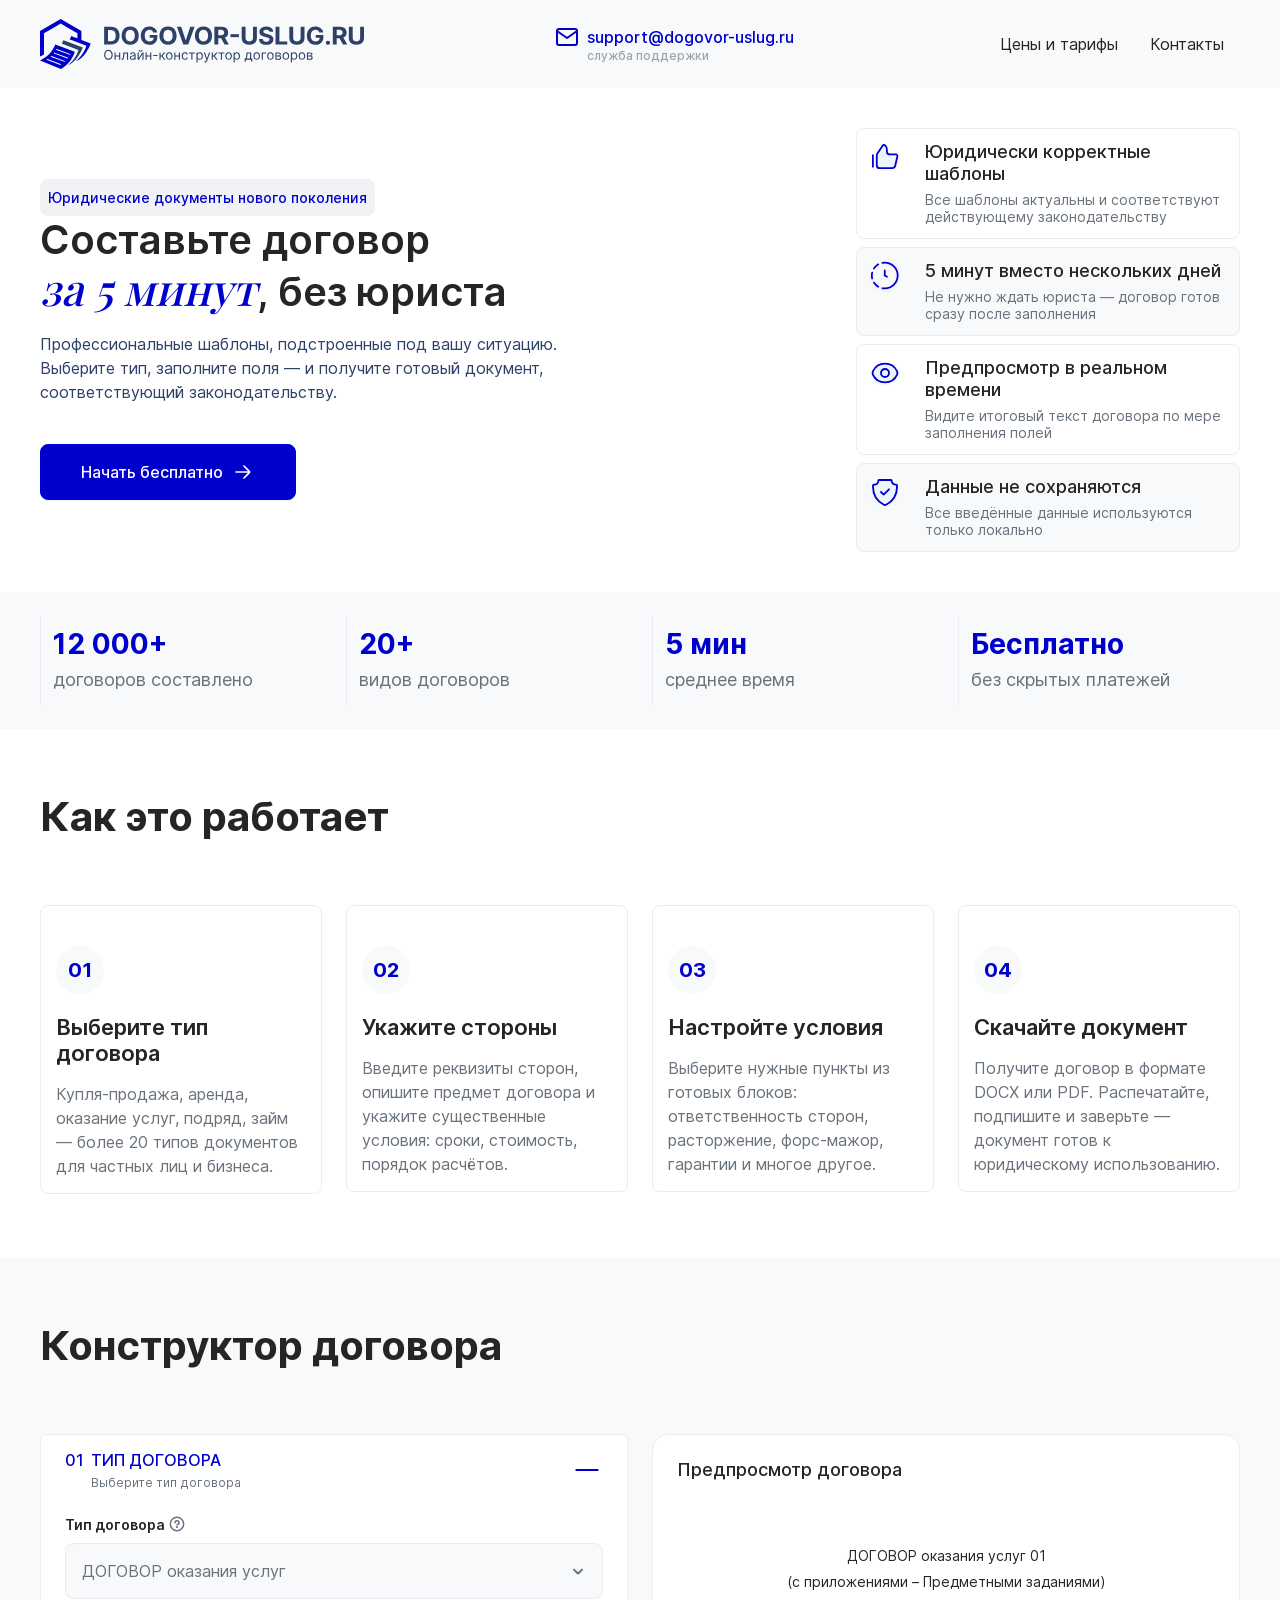
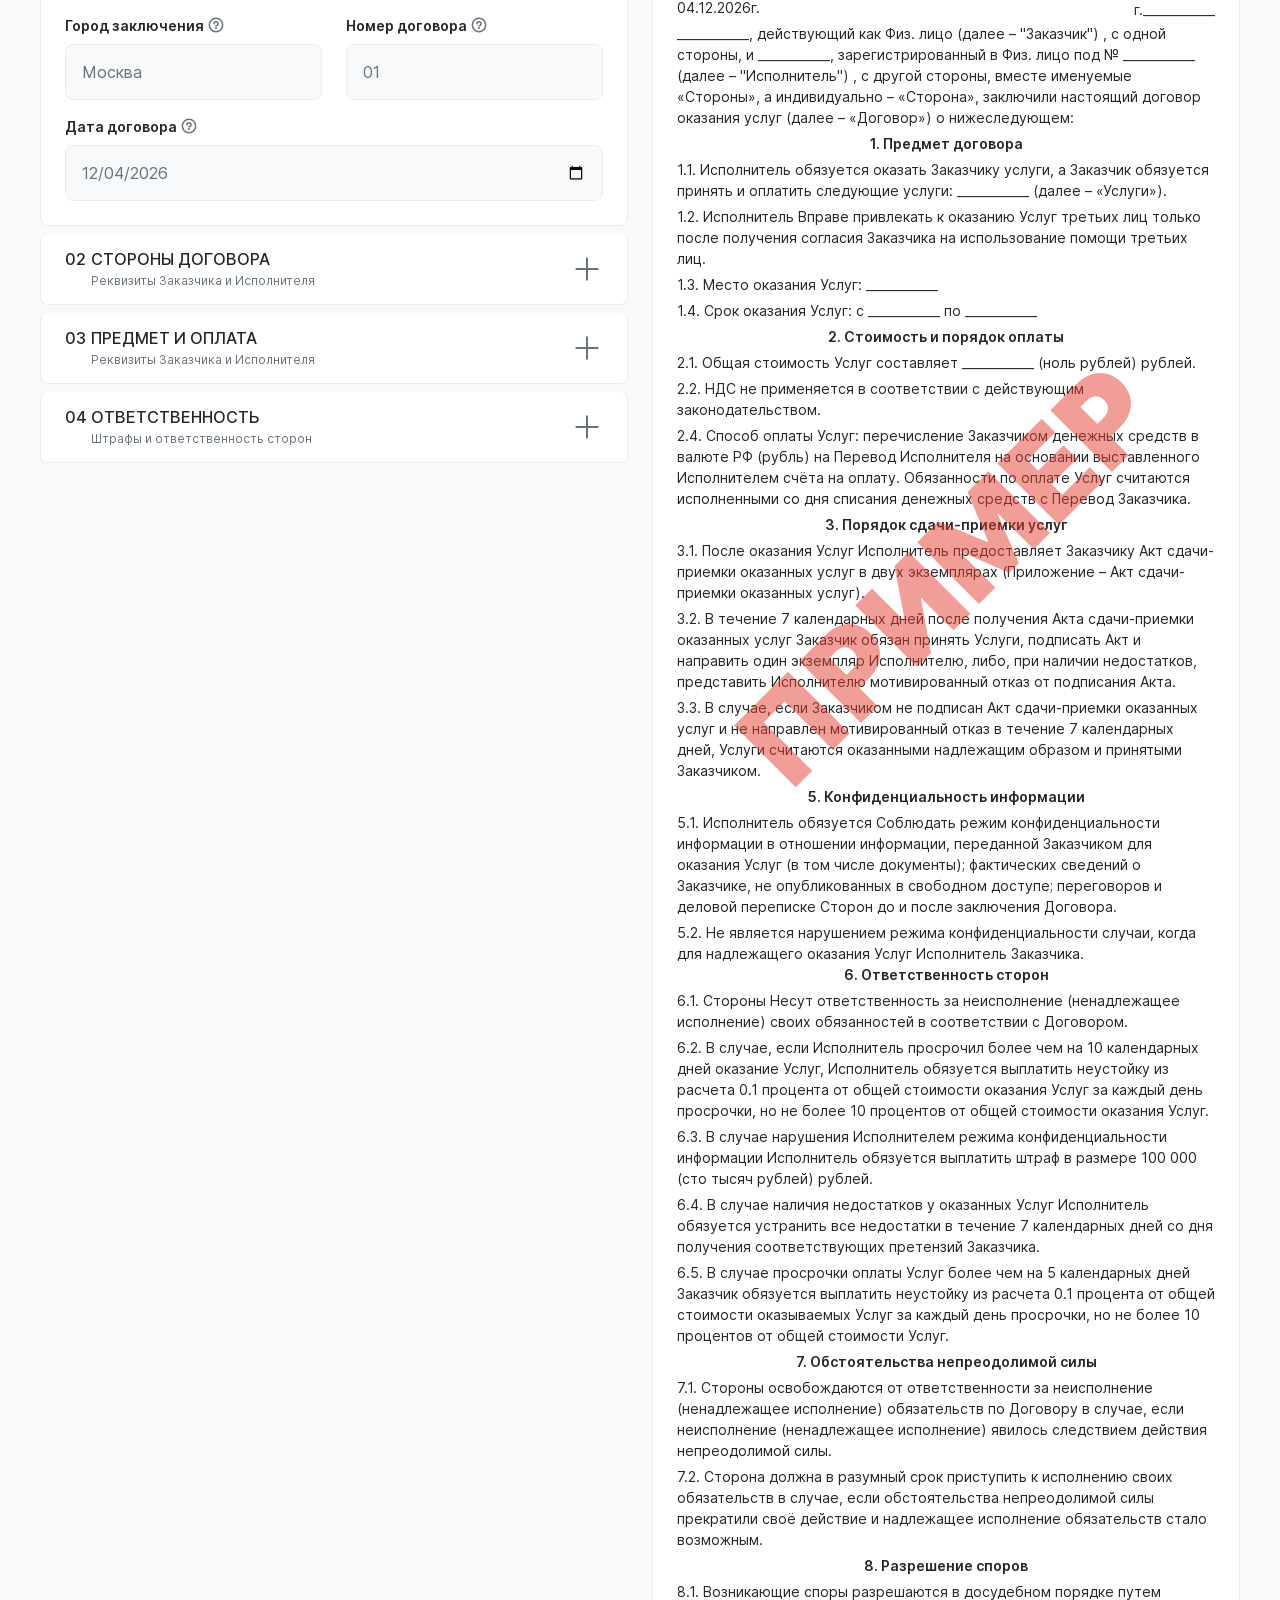
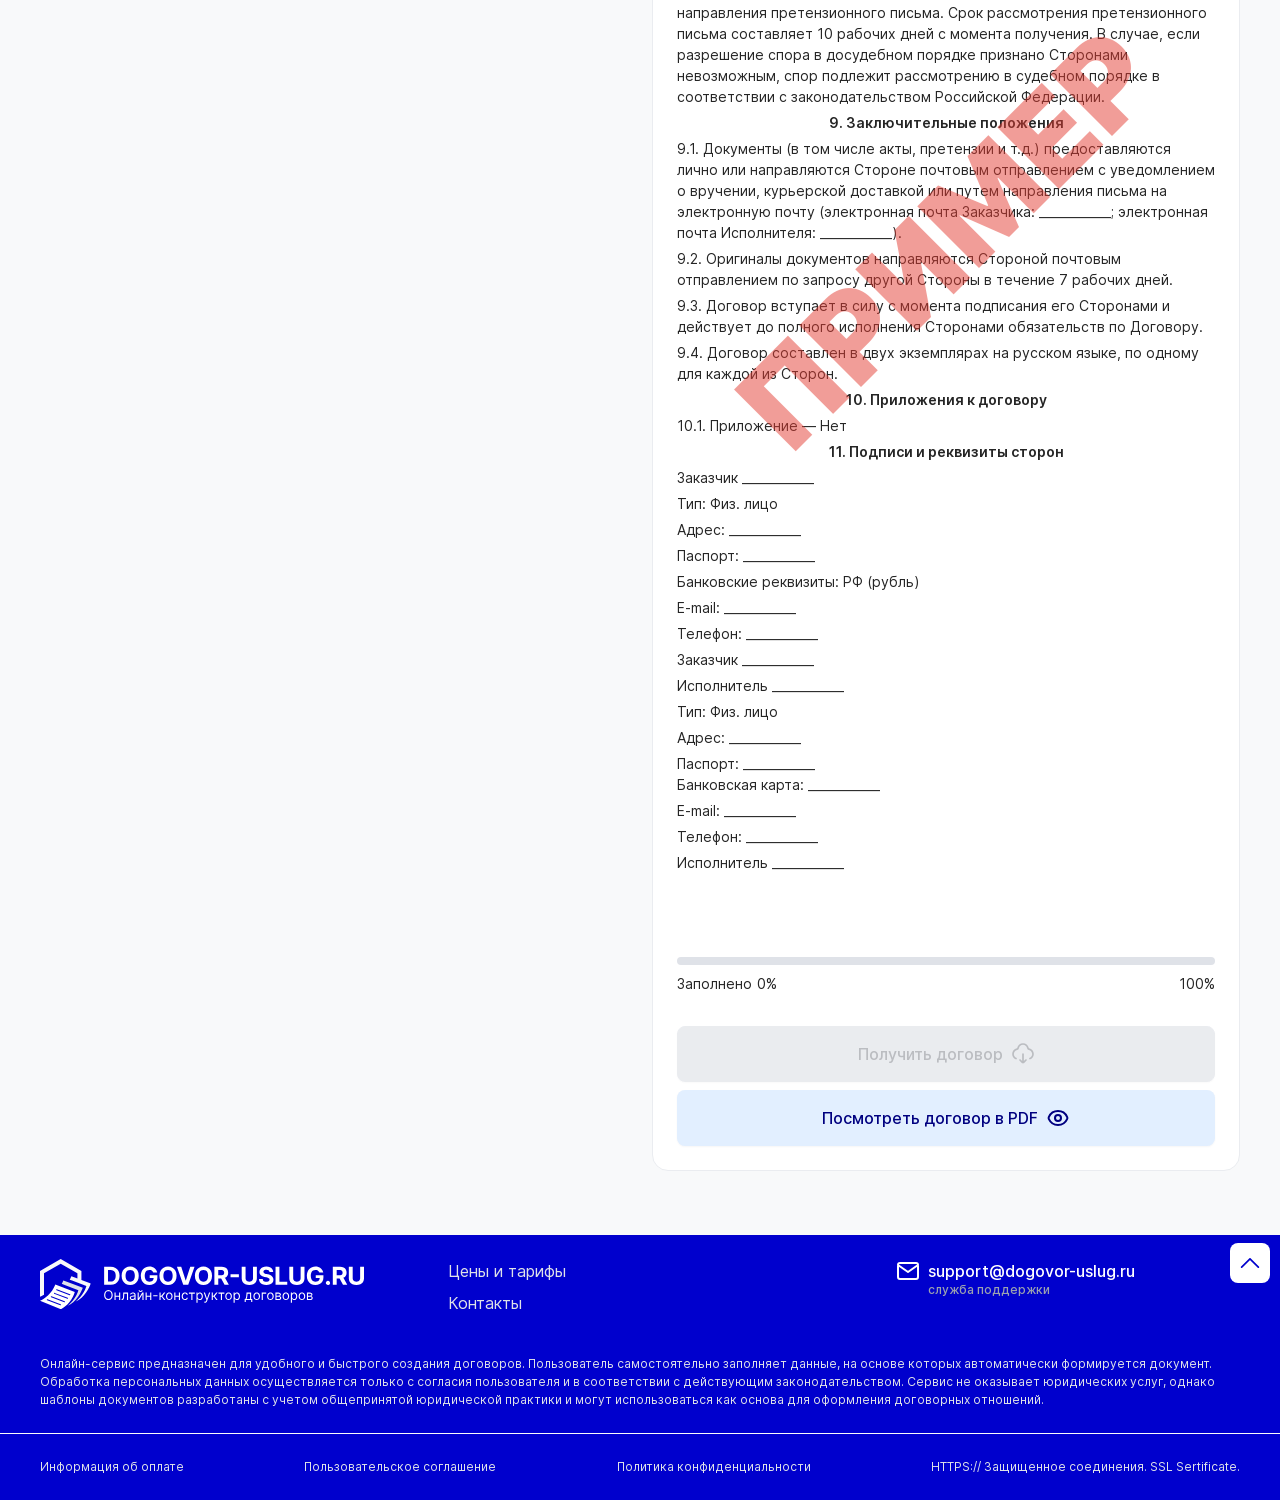
<file: index.html>
<!DOCTYPE html>
<html lang="ru">

<head>
  <meta charset="UTF-8">
  <meta http-equiv="X-UA-Compatible" content="IE=edge">
  <meta name="viewport" content="width=device-width, initial-scale=1.0">
  <title>Dogovor-uslug</title>

  <meta property="og:image" content="path/to/image.jpg">
  <link rel="shortcut icon" href="img/favicon/favicon.ico" type="image/x-icon">

  <!-- add plugins css -->
  <link rel="stylesheet" href="css/bootstrap.min.css">
  <link rel="stylesheet" href="css/jquery-ui.css">
  <link rel="stylesheet" href="css/slick.css">
  <!-- add plugins css end -->

  <link rel="stylesheet" href="css/style.css">
  <link rel="stylesheet" href="css/header.css">
  <link rel="stylesheet" href="css/footer.css">
  <link rel="stylesheet" href="css/main.css">
  <link rel="stylesheet" href="css/media.css">
</head>

<body>


  <header>
    <div class="container">
      <div class="row">
        <div class="col-12 d-flex align-items-center flex-wrap">
          <a href="index.html" class="logo">
            <img src="img/logo.svg" alt="Logo">
          </a>

          <div class="header-contacts">
            <a href="mailto:support@dogovor-uslug.ru" class="mail">
              <svg class="svg-icon">
                <use xlink:href="img/sprite.svg#mail-icon"></use>
              </svg>
              <span>support@dogovor-uslug.ru</span>
            </a>
            <span class="header-contacts__text">служба поддержки</span>
          </div>

          <nav class="nav-menu">
            <ul class="menu my-ul">
              <li><a href="prices.html">Цены и тарифы</a></li>
              <li><a href="contacts.html">Контакты</a></li>
            </ul>
            <div class="header-contacts">
              <a href="mailto:support@dogovor-uslug.ru" class="mail">
                <svg class="svg-icon">
                  <use xlink:href="img/sprite.svg#mail-icon"></use>
                </svg>
                <span>support@dogovor-uslug.ru</span>
              </a>
              <span class="header-contacts__text">служба поддержки</span>
            </div>
          </nav>

          <a href="#" class="btn-burger"></a>
        </div>
      </div>
    </div>
  </header>

  <main class="home">
    <div class="container">
      <div class="row align-items-center">
        <div class="col-12 col-md-6">
          <div class="subtitle-decor">Юридические документы нового поколения</div>
          <h1>Составьте договор <span class="font-title color-accent font-italic font-500 d-inline-block">за 5
              минут</span>, без юриста</h1>
          <div class="box-text color-blue-grey mb-40">
            <p>Профессиональные шаблоны, подстроенные под вашу ситуацию. Выберите тип, заполните поля — и получите
              готовый документ, соответствующий законодательству.</p>
          </div>

          <a href="#contract-constructor" class="btn btn-accent go_to">
            <span>Начать бесплатно</span>
            <svg class="svg-icon btn-icon">
              <use xlink:href="img/sprite.svg#arrow-right"></use>
            </svg>
          </a>
        </div>
        <div class="col-12 col-md-6 col-lg-5 offset-lg-1 col-xl-4 offset-xl-2">
          <div class="home-item">
            <div class="home-item__icon"><img src="img/hero-icon1.svg" alt=""></div>
            <div class="home-item__body">
              <div class="home-item__title h6">Юридически корректные шаблоны</div>
              <div class="text-small color-grey">
                <p>Все шаблоны актуальны и соответствуют действующему законодательству</p>
              </div>
            </div>
          </div>
          <div class="home-item">
            <div class="home-item__icon"><img src="img/hero-icon2.svg" alt=""></div>
            <div class="home-item__body">
              <div class="home-item__title h6">5 минут вместо нескольких дней</div>
              <div class="text-small color-grey">
                <p>Не нужно ждать юриста — договор готов сразу после заполнения</p>
              </div>
            </div>
          </div>
          <div class="home-item">
            <div class="home-item__icon"><img src="img/hero-icon3.svg" alt=""></div>
            <div class="home-item__body">
              <div class="home-item__title h6">Предпросмотр в реальном времени</div>
              <div class="text-small color-grey">
                <p>Видите итоговый текст договора по мере заполнения полей</p>
              </div>
            </div>
          </div>
          <div class="home-item">
            <div class="home-item__icon"><img src="img/hero-icon4.svg" alt=""></div>
            <div class="home-item__body">
              <div class="home-item__title h6">Данные не сохраняются</div>
              <div class="text-small color-grey">
                <p>Все введённые данные используются только локально</p>
              </div>
            </div>
          </div>
        </div>
      </div>
    </div>
  </main>

  <div class="advantages">
    <div class="container">
      <div class="row">
        <div class="col-6 col-lg-3 mb-24">
          <div class="advantages-item">
            <div class="h3">12 000+</div>
            <div class="text-lgsmall color-grey">
              <p>договоров составлено</p>
            </div>
          </div>
        </div>
        <div class="col-6 col-lg-3 mb-24">
          <div class="advantages-item">
            <div class="h3">20+</div>
            <div class="text-lgsmall color-grey">
              <p>видов договоров</p>
            </div>
          </div>
        </div>
        <div class="col-6 col-lg-3 mb-24">
          <div class="advantages-item">
            <div class="h3">5 мин</div>
            <div class="text-lgsmall color-grey">
              <p>среднее время</p>
            </div>
          </div>
        </div>
        <div class="col-6 col-lg-3">
          <div class="advantages-item">
            <div class="h3">Бесплатно</div>
            <div class="text-lgsmall color-grey">
              <p>без скрытых платежей</p>
            </div>
          </div>
        </div>
      </div>
    </div>
  </div>

  <section class="stages-work bg-white">
    <div class="container">
      <div class="row">
        <div class="col-12">
          <h2>Как это работает</h2>
        </div>
      </div>

      <div class="row">
        <div class="col-6 col-lg-3 mb-8">
          <div class="stage-work-box">
            <div class="stage-work-box__number">01</div>
            <div class="stage-work-box__body">
              <div class="stage-work-box__title h5">Выберите тип договора</div>
              <div class="box-text color-grey">
                <p>Купля-продажа, аренда, оказание услуг, подряд, займ — более 20 типов документов для частных лиц и
                  бизнеса.</p>
              </div>
            </div>
          </div>
        </div>
        <div class="col-6 col-lg-3 mb-8">
          <div class="stage-work-box">
            <div class="stage-work-box__number">02</div>
            <div class="stage-work-box__body">
              <div class="stage-work-box__title h5">Укажите стороны</div>
              <div class="box-text color-grey">
                <p>Введите реквизиты сторон, опишите предмет договора и укажите существенные условия: сроки, стоимость,
                  порядок расчётов.</p>
              </div>
            </div>
          </div>
        </div>
        <div class="col-6 col-lg-3 mb-8">
          <div class="stage-work-box">
            <div class="stage-work-box__number">03</div>
            <div class="stage-work-box__body">
              <div class="stage-work-box__title h5">Настройте условия</div>
              <div class="box-text color-grey">
                <p>Выберите нужные пункты из готовых блоков: ответственность сторон, расторжение, форс-мажор, гарантии и
                  многое другое.</p>
              </div>
            </div>
          </div>
        </div>
        <div class="col-6 col-lg-3 mb-8">
          <div class="stage-work-box">
            <div class="stage-work-box__number">04</div>
            <div class="stage-work-box__body">
              <div class="stage-work-box__title h5">Скачайте документ</div>
              <div class="box-text color-grey">
                <p>Получите договор в формате DOCX или PDF. Распечатайте, подпишите и заверьте — документ готов к
                  юридическому использованию.</p>
              </div>
            </div>
          </div>
        </div>
      </div>
    </div>
  </section>

  <section class="contract-constructor bg-light-grey p-64" id="contract-constructor">
    <div class="container">
      <div class="row">
        <div class="col-12">
          <h2>Конструктор договора</h2>
        </div>
      </div>

      <div class="row contract-constructor-form">
        <div class="col-12 col-lg-6">

          <div class="accordion">
            <div class="accordion-item" data-step="1">
              <div class="accordion-header" id="headingOne">
                <button class="accordion-button" type="button" data-bs-toggle="collapse" data-bs-target="#collapseOne"
                  aria-expanded="true" aria-controls="collapseOne">
                  <span class="accordion-button__title">Тип договора</span>
                  <span class="accordion-button__subtitle">Выберите тип договора</span>
                </button>
              </div>

              <div id="collapseOne" class="accordion-collapse collapse show" aria-labelledby="headingOne" role="region"
                data-bs-parent="#accordionExample">
                <div class="accordion-body">
                  <div class="row">
                    <div class="col-12 col-lg-12 mb-16">
                      <div class="label-title">Тип договора <div class="tooltip-wrapper">
                          <div class="btn-tooltip"><img src="img/question-icon.svg" alt=""></div>
                          <div class="tooltip-box">
                            <span>Текст поясняющий что нибудь о настоящему Договору Клиент поручает, а Исполнитель
                              принимает на себя обязательство оказать услуги, предусмотренные соответствующим
                              (определенным) Предметным заданием </span>
                          </div>
                        </div>
                      </div>

                      <label>
                        <select name="type_contract" class="select-my" data-sync="contract_type">
                          <!-- <option value="" disabled selected>Выберите тип договора</option> -->
                           <option value="ДОГОВОР оказания услуг">ДОГОВОР оказания услуг</option>
                          <option value="ДОГОВОР купли продажи">ДОГОВОР купли продажи</option>
                          <option value="ДОГОВОР аренды квартиры">ДОГОВОР аренды квартиры</option>
                          <option value="ДОГОВОР займа">ДОГОВОР займа</option>
                          <option value="ДОГОВОР подряда">ДОГОВОР подряда</option>
                          <option value="ДОГОВОР купли-продажи автомобиля">ДОГОВОР купли-продажи автомобиля</option>
                          <option value="Трудовой договор">Трудовой договор</option>
                        </select>
                      </label>
                    </div>

                    <div class="col-12 col-lg-6 mb-16">
                      <div class="label-title">Город заключения<div class="tooltip-wrapper">
                          <div class="btn-tooltip"><img src="img/question-icon.svg" alt=""></div>
                          <div class="tooltip-box">
                            <span>Текст поясняющий что нибудь о настоящему Договору Клиент поручает, а Исполнитель
                              принимает на себя обязательство оказать услуги, предусмотренные соответствующим
                              (определенным) Предметным заданием </span>
                          </div>
                        </div>
                      </div>
                      <label>
                        <input type="text" name="city" placeholder="Москва" required data-sync="city">
                      </label>
                    </div>

                    <div class="col-12 col-lg-6 mb-16">
                      <div class="label-title">Номер договора<div class="tooltip-wrapper">
                          <div class="btn-tooltip"><img src="img/question-icon.svg" alt=""></div>
                          <div class="tooltip-box">
                            <span>Текст поясняющий что нибудь о настоящему Договору Клиент поручает, а Исполнитель
                              принимает на себя обязательство оказать услуги, предусмотренные соответствующим
                              (определенным) Предметным заданием </span>
                          </div>
                        </div>
                      </div>
                      <label>
                        <input type="text" name="contract_number" placeholder="123-45-ОФ" value="01" required
                          data-sync="contract_number">
                      </label>
                    </div>

                    <div class="col-12">
                      <div class="label-title">Дата договора<div class="tooltip-wrapper">
                          <div class="btn-tooltip"><img src="img/question-icon.svg" alt=""></div>
                          <div class="tooltip-box">
                            <span>Текст поясняющий что нибудь о настоящему Договору Клиент поручает, а Исполнитель
                              принимает на себя обязательство оказать услуги, предусмотренные соответствующим
                              (определенным) Предметным заданием </span>
                          </div>
                        </div>
                      </div>
                      <label>
                        <input type="date" name="date" required data-sync="contract_date">
                      </label>
                    </div>
                  </div>
                </div>
              </div>
            </div>

            <div class="accordion-item" data-step="2">
              <div class="accordion-header" id="headingTwo">
                <button class="accordion-button collapsed" type="button" data-bs-toggle="collapse"
                  data-bs-target="#collapseTwo" aria-expanded="false" aria-controls="collapseTwo">
                  <span class="accordion-button__title">Стороны договора</span>
                  <span class="accordion-button__subtitle">Реквизиты Заказчика и Исполнителя</span>
                </button>
              </div>

              <div id="collapseTwo" class="accordion-collapse collapse" aria-labelledby="headingTwo" role="region"
                data-bs-parent="#accordionExample">
                <div class="accordion-body">


                  <!-- =========================
                      ЗАКАЗЧИК
                    ========================= -->
                  <div class="accordion-body__wrapper w-100 participant-block" data-role="customer">

                    <div class="row">

                      <div class="col-12 mb-16">
                        <p class="font-500 text-uppercase">Заказчик</p>
                      </div>

                      <!-- Тип -->
                      <div class="col-12 col-lg-6 mb-16">
                        <div class="label-title">Тип</div>
                        <label>
                          <select class="select-my participant-type" data-sync="type_customer">
                            <option value="Физ. лицо">Физ. лицо</option>
                            <option value="ИП">ИП</option>
                            <option value="Самозанятый">Самозанятый</option>
                            <option value="Юр. лицо">Юр. лицо</option>
                            <option value="Иностранный гражданин">Иностранный гражданин</option>
                          </select>
                        </label>
                      </div>

                      <!-- ФИО / Название -->
                      <div class="col-12 col-lg-6 mb-16">
                        <div class="label-title field-name-label">ФИО / Наименование</div>
                        <label>
                          <input type="text" data-field="name" placeholder="Иванов Иван Иванович"
                            data-sync="name_customer">
                        </label>
                      </div>

                      <!-- ИНН -->
                      <div class="col-12 col-lg-6 mb-16">
                        <div class="label-title">ИНН</div>
                        <label>
                          <input type="text" data-field="inn" placeholder="21217371637" data-sync="inn_customer">
                        </label>
                      </div>

                      <!-- ОГРН / Паспорт -->
                      <div class="col-12 col-lg-6 mb-16">
                        <div class="label-title field-doc-label">Документ</div>
                        <label>
                          <input type="text" data-field="document" placeholder="Серия / ОГРН"
                            data-sync="document_customer">
                        </label>
                      </div>

                      <!-- Адрес -->
                      <div class="col-12 col-lg-6 mb-16">
                        <div class="label-title">Адрес</div>
                        <label>
                          <input type="text" data-field="address" placeholder="Адрес" data-sync="address_customer">
                        </label>
                      </div>

                      <!-- Страна (для иностранцев) -->
                      <div class="col-12 col-lg-6 mb-16">
                        <div class="label-title">Страна</div>
                        <label>
                          <input type="text" data-field="country" placeholder="Украина / Германия"
                            data-sync="country_customer">
                        </label>
                      </div>

                      <!-- Разрешение на работу -->
                      <div class="col-12 mb-16">
                        <div class="label-title">Разрешение на работу</div>
                        <label>
                          <input type="text" data-field="work_permission" placeholder="№ документа / кем выдано"
                            data-sync="work_permission_customer">
                        </label>
                      </div>

                    </div>
                  </div>


                  <!-- =========================
                      ИСПОЛНИТЕЛЬ
                    ========================= -->
                  <div class="accordion-body__wrapper w-100 participant-block" data-role="executor">

                    <div class="row">

                      <div class="col-12 mb-16">
                        <p class="font-500 text-uppercase">Исполнитель</p>
                      </div>

                      <!-- Тип -->
                      <div class="col-12 col-lg-6 mb-16">
                        <div class="label-title">Тип</div>
                        <label>
                          <select class="select-my participant-type" data-sync="type_executor">
                            <option value="Физ. лицо">Физ. лицо</option>
                            <option value="ИП">ИП</option>
                            <option value="Самозанятый">Самозанятый</option>
                            <option value="Юр. лицо">Юр. лицо</option>
                            <option value="Иностранный гражданин">Иностранный гражданин</option>
                          </select>
                        </label>
                      </div>

                      <!-- ФИО / Название -->
                      <div class="col-12 col-lg-6 mb-16">
                        <div class="label-title field-name-label">ФИО / Наименование</div>
                        <label>
                          <input type="text" data-field="name" placeholder="ООО Рога и Копыта"
                            data-sync="name_executor">
                        </label>
                      </div>

                      <!-- ИНН -->
                      <div class="col-12 col-lg-6 mb-16">
                        <div class="label-title">ИНН</div>
                        <label>
                          <input type="text" data-field="inn" placeholder="ИНН" data-sync="inn_executor">
                        </label>
                      </div>

                      <!-- Документ -->
                      <div class="col-12 col-lg-6 mb-16">
                        <div class="label-title field-doc-label">Документ</div>
                        <label>
                          <input type="text" data-field="document" placeholder="ОГРН / Паспорт"
                            data-sync="document_executor">
                        </label>
                      </div>

                      <!-- Адрес -->
                      <div class="col-12 col-lg-6 mb-16">
                        <div class="label-title">Адрес</div>
                        <label>
                          <input type="text" data-field="address" placeholder="Адрес" data-sync="address_executor">
                        </label>
                      </div>

                      <!-- Страна -->
                      <div class="col-12 col-lg-6 mb-16">
                        <div class="label-title">Страна</div>
                        <label>
                          <input type="text" data-field="country" data-sync="country_executor" placeholder="Страна">
                        </label>
                      </div>

                      <!-- Разрешение -->
                      <div class="col-12 mb-16">
                        <div class="label-title">Разрешение на работу</div>
                        <label>
                          <input type="text" data-field="work_permission" data-sync="work_permission_executor"
                            placeholder="Документ">
                        </label>
                      </div>

                    </div>
                  </div>

                </div>
              </div>
            </div>

            <div class="accordion-item" data-step="3">
              <div class="accordion-header" id="headingThree">
                <button class="accordion-button collapsed" type="button" data-bs-toggle="collapse"
                  data-bs-target="#collapseThree" aria-expanded="false" aria-controls="collapseThree">
                  <span class="accordion-button__title">предмет и оплата</span>
                  <span class="accordion-button__subtitle">Реквизиты Заказчика и Исполнителя</span>
                </button>
              </div>
              <div id="collapseThree" class="accordion-collapse collapse" aria-labelledby="headingThree" role="region"
                data-bs-parent="#accordionExample">
                <div class="accordion-body">
                  <div class="accordion-body__wrapper">
                    <div class="row">
                      <div class="col-12 mb-16">
                        <p class="font-500 text-uppercase">Предмет договора</p>
                      </div>

                      <div class="col-12 mb-16">
                        <div class="label-title">Описание услуги<div class="tooltip-wrapper">
                            <div class="btn-tooltip"><img src="img/question-icon.svg" alt=""></div>
                            <div class="tooltip-box">
                              <span>Текст поясняющий что нибудь о настоящему Договору Клиент поручает, а Исполнитель
                                принимает на себя обязательство оказать услуги, предусмотренные соответствующим
                                (определенным) Предметным заданием </span>
                            </div>
                          </div>
                        </div>
                        <label>
                          <input type="text" name="description_service" placeholder="Строительство дома" required
                            data-sync="description_service">
                        </label>
                      </div>

                      <div class="col-12 col-lg-6 mb-16">
                        <div class="label-title">Привлечение третьих лиц<div class="tooltip-wrapper">
                            <div class="btn-tooltip"><img src="img/question-icon.svg" alt=""></div>
                            <div class="tooltip-box">
                              <span>Текст поясняющий что нибудь о настоящему Договору Клиент поручает, а Исполнитель
                                принимает на себя обязательство оказать услуги, предусмотренные соответствующим
                                (определенным) Предметным заданием </span>
                            </div>
                          </div>
                        </div>

                        <select name="possibility_select" class="select-my" data-sync="possibility_select">
                          <option value="Вправе">Вправе</option>
                          <option value="Не вправе">Не вправе</option>
                        </select>
                      </div>

                      <div class="col-12 col-lg-6 mb-16">
                        <div class="label-title">Город заключения<div class="tooltip-wrapper">
                            <div class="btn-tooltip"><img src="img/question-icon.svg" alt=""></div>
                            <div class="tooltip-box">
                              <span>Текст поясняющий что нибудь о настоящему Договору Клиент поручает, а Исполнитель
                                принимает на себя обязательство оказать услуги, предусмотренные соответствующим
                                (определенным) Предметным заданием </span>
                            </div>
                          </div>
                        </div>
                        <label>
                          <input type="text" name="city_imprisonment" placeholder="Москва" required
                            data-sync="city_imprisonment">
                        </label>
                      </div>

                      <div class="col-12 col-lg-6 mb-16">
                        <div class="label-title">Срок оказания c<div class="tooltip-wrapper">
                            <div class="btn-tooltip"><img src="img/question-icon.svg" alt=""></div>
                            <div class="tooltip-box">
                              <span>Текст поясняющий что нибудь о настоящему Договору Клиент поручает, а Исполнитель
                                принимает на себя обязательство оказать услуги, предусмотренные соответствующим
                                (определенным) Предметным заданием </span>
                            </div>
                          </div>
                        </div>
                        <label>
                          <input type="date" name="delivery_time_1" required data-sync="delivery_time_1">
                        </label>
                      </div>

                      <div class="col-12 col-lg-6 mb-16">
                        <div class="label-title">Срок оказания по<div class="tooltip-wrapper">
                            <div class="btn-tooltip"><img src="img/question-icon.svg" alt=""></div>
                            <div class="tooltip-box">
                              <span>Текст поясняющий что нибудь о настоящему Договору Клиент поручает, а Исполнитель
                                принимает на себя обязательство оказать услуги, предусмотренные соответствующим
                                (определенным) Предметным заданием </span>
                            </div>
                          </div>
                        </div>
                        <label>
                          <input type="date" name="delivery_time_2" required data-sync="delivery_time_2">
                        </label>
                      </div>
                    </div>
                  </div>


                  <div class="accordion-body__wrapper">
                    <div class="row">
                      <div class="col-12 mb-16">
                        <p class="font-500 text-uppercase">Стоимость</p>
                      </div>

                      <div class="col-12 mb-16">
                        <div class="label-title">Общая стоимость, ₽<div class="tooltip-wrapper">
                            <div class="btn-tooltip"><img src="img/question-icon.svg" alt=""></div>
                            <div class="tooltip-box">
                              <span>Текст поясняющий что нибудь о настоящему Договору Клиент поручает, а Исполнитель
                                принимает на себя обязательство оказать услуги, предусмотренные соответствующим
                                (определенным) Предметным заданием </span>
                            </div>
                          </div>
                        </div>
                        <label>
                          <input type="text" name="price" placeholder="0,00" required data-sync="total_cost">
                        </label>
                      </div>

                      <div class="col-12 col-lg-6 mb-16">
                        <div class="label-title">НДС<div class="tooltip-wrapper">
                            <div class="btn-tooltip"><img src="img/question-icon.svg" alt=""></div>
                            <div class="tooltip-box">
                              <span>Текст поясняющий что нибудь о настоящему Договору Клиент поручает, а Исполнитель
                                принимает на себя обязательство оказать услуги, предусмотренные соответствующим
                                (определенным) Предметным заданием </span>
                            </div>
                          </div>
                        </div>
                        <label>
                          <select name="nds_select" class="select-my" data-sync="nds_select">
                             <option value="Нет">Нет</option>
                            <option value="Есть">Есть</option>
                            <option value="Включен">Включен</option>
                          </select>
                        </label>
                      </div>

                      <div class="col-12 col-lg-6 mb-16">
                        <div class="label-title">Размер НДС, %<div class="tooltip-wrapper">
                            <div class="btn-tooltip"><img src="img/question-icon.svg" alt=""></div>
                            <div class="tooltip-box">
                              <span>Текст поясняющий что нибудь о настоящему Договору Клиент поручает, а Исполнитель
                                принимает на себя обязательство оказать услуги, предусмотренные соответствующим
                                (определенным) Предметным заданием </span>
                            </div>
                          </div>
                        </div>
                        <label>
                          <input type="text" name="nds_cost" placeholder="10" required data-sync="nds_cost">
                        </label>
                      </div>
                    </div>
                  </div>


                  <div class="accordion-body__wrapper">
                    <div class="row">
                      <div class="col-12 mb-16">
                        <p class="font-500 text-uppercase">Порядок оплаты</p>
                      </div>

                      <div class="col-12 mb-16">
                        <div class="label-title">Способ оплаты<div class="tooltip-wrapper">
                            <div class="btn-tooltip"><img src="img/question-icon.svg" alt=""></div>
                            <div class="tooltip-box">
                              <span>Текст поясняющий что нибудь о настоящему Договору Клиент поручает, а Исполнитель
                                принимает на себя обязательство оказать услуги, предусмотренные соответствующим
                                (определенным) Предметным заданием </span>
                            </div>
                          </div>
                        </div>
                        <label>
                          <select name="variable_payment_select" class="select-my" data-sync="variable_payment_select">
                            <option value="Перевод">Перевод</option>
                            <option value="Наличные">Наличные</option>
                            <option value="Расчетный (банковский) счет">Расчетный (банковский) счет</option>
                          </select>
                        </label>
                      </div>

                      <div class="col-12 payment-details-block">

                        <!-- КАРТА -->
                        <div class="payment-type payment-card">
                          <div class="row">

                            <div class="col-12 mb-16">
                              <div class="label-title">Номер карты получателя</div>
                              <label>
                                <input type="text" placeholder="0000 0000 0000 0000" data-field="card"
                                  data-sync="executor_card">
                              </label>
                            </div>

                          </div>
                        </div>

                        <!-- БАНК -->
                        <div class="payment-type payment-bank">
                          <div class="row">

                            <div class="col-12 col-lg-6 mb-16">
                              <div class="label-title">Расчетный счет</div>
                              <label>
                                <input type="text" data-field="bank_account" data-sync="executor_account">
                              </label>
                            </div>

                            <div class="col-12 col-lg-6 mb-16">
                              <div class="label-title">БИК</div>
                              <label>
                                <input type="text" data-field="bik" data-sync="executor_bik">
                              </label>
                            </div>

                            <div class="col-12 col-lg-6 mb-16">
                              <div class="label-title">Корреспондентский счет</div>
                              <label>
                                <input type="text" data-field="ks" data-sync="executor_ks">
                              </label>
                            </div>

                            <div class="col-12 col-lg-6 mb-16">
                              <div class="label-title">Банк</div>
                              <label>
                                <input type="text" data-field="bank_name" data-sync="executor_bank">
                              </label>
                            </div>

                          </div>
                        </div>

                      </div>

                      <div class="col-12 mb-16">
                        <div class="label-title">Валюта<div class="tooltip-wrapper">
                            <div class="btn-tooltip"><img src="img/question-icon.svg" alt=""></div>
                            <div class="tooltip-box">
                              <span>Текст поясняющий что нибудь о настоящему Договору Клиент поручает, а Исполнитель
                                принимает на себя обязательство оказать услуги, предусмотренные соответствующим
                                (определенным) Предметным заданием </span>
                            </div>
                          </div>
                        </div>
                        <label>
                          <select name="currency_select" class="select-my" data-sync="currency_select">
                            <option value="РФ (рубль)">РФ (рубль)</option>
                            <option value="США (доллар)">США (доллар)</option>
                          </select>
                        </label>
                      </div>


                      <div class="col-12">
                        <div class="payment-steps-block">
                          <div class="row">
                            <div class="col-12">
                              <div class="label-title">Оплата по этапам<div class="tooltip-wrapper">
                                  <div class="btn-tooltip"><img src="img/question-icon.svg" alt=""></div>
                                  <div class="tooltip-box">
                                    <span>Текст поясняющий что нибудь о настоящему Договору Клиент поручает, а
                                      Исполнитель
                                      принимает на себя обязательство оказать услуги, предусмотренные соответствующим
                                      (определенным) Предметным заданием </span>
                                  </div>
                                </div>
                              </div>
                              <!-- управление -->
                              <label>
                                <select name="payment_step_select" class="select-my" data-sync="payment_step_select">
                                  <option value="Нет">Нет</option>
                                  <option value="Да">Да</option>
                                </select>
                              </label>
                            </div>
                          </div>


                          <!-- этапы -->
                          <div class="steps-wrapper"></div>

                          <a href="#" class="btn btn-accent btn-add-step w-100 mb-16">+ Добавить этап</a>


                          <!-- шаблон этапа -->
                          <script type="text/template" class="step-template">
                            <div class="step-item">
                              <div class="row">

                                <div class="col-12 mb-16">
                                  <label>
                                    <input type="text" placeholder="Название этапа" required class="step-name">
                                  </label>
                                </div>

                                <div class="col-12 col-lg-6 mb-16">
                                  <label>
                                    <input type="text" placeholder="10000" required class="step-sum">
                                  </label>
                                </div>

                                <div class="col-12 col-lg-6 mb-16">
                                  <label>
                                    <input type="text" placeholder="5 дней" required class="step-date">
                                  </label>
                                </div>

                                <div class="col-12 mb-16">
                                  <a href="#" class="btn btn-light-blue btn-remove-step w-100">Удалить этап</a>
                                </div>

                              </div>
                            </div>
                          </script>
                        </div>
                      </div>

                    </div>
                  </div>

                  <div class="accordion-body__wrapper">
                    <div class="row">

                      <div class="col-12 mb-16">
                        <p class="font-500 text-uppercase">Гарантии</p>
                      </div>

                      <div class="col-12 col-lg-6 mb-16">
                        <div class="label-title">Есть ли гарантия
                          <div class="tooltip-wrapper">
                            <div class="btn-tooltip"><img src="img/question-icon.svg" alt=""></div>
                            <div class="tooltip-box">
                              <span>Текст поясняющий что нибудь о настоящему Договору Клиент поручает, а Исполнитель
                                принимает на себя обязательство оказать услуги, предусмотренные соответствующим
                                (определенным) Предметным заданием </span>
                            </div>
                          </div>
                        </div>
                        <label>
                          <select name="warranty_select" class="select-my" data-sync="warranty_select">
                            <option value="Нет">Нет</option>
                            <option value="Да">Да</option>
                          </select>
                        </label>
                      </div>

                      <div class="col-12 col-lg-6 mb-16">
                        <div class="label-title">Срок гарантии<div class="tooltip-wrapper">
                            <div class="btn-tooltip"><img src="img/question-icon.svg" alt=""></div>
                            <div class="tooltip-box">
                              <span>Текст поясняющий что нибудь о настоящему Договору Клиент поручает, а Исполнитель
                                принимает на себя обязательство оказать услуги, предусмотренные соответствующим
                                (определенным) Предметным заданием </span>
                            </div>
                          </div>
                        </div>
                        <label>
                          <!-- <input type="text" name="warranty_period" placeholder="5" required
                            data-sync="warranty_period"> -->
                            <select name="warranty_period" class="select-my" data-sync="warranty_period">
                            <option value="1 месяц">1 месяц</option>
                            <option value="1 год">1 год</option>
                          </select>
                        </label>
                      </div>

                      <div class="col-12 mb-16">
                        <div class="label-title">Что покрывает гарантия<div class="tooltip-wrapper">
                            <div class="btn-tooltip"><img src="img/question-icon.svg" alt=""></div>
                            <div class="tooltip-box">
                              <span>Текст поясняющий что нибудь о настоящему Договору Клиент поручает, а Исполнитель
                                принимает на себя обязательство оказать услуги, предусмотренные соответствующим
                                (определенным) Предметным заданием </span>
                            </div>
                          </div>
                        </div>
                        <label>
                          <input type="text" name="warranty_description" placeholder="Только крыша" required
                            data-sync="warranty_description">
                        </label>
                      </div>

                      <div class="col-12">
                        <div class="label-title">Исключения (например: материалы)<div class="tooltip-wrapper">
                            <div class="btn-tooltip"><img src="img/question-icon.svg" alt=""></div>
                            <div class="tooltip-box">
                              <span>Текст поясняющий что нибудь о настоящему Договору Клиент поручает, а Исполнитель
                                принимает на себя обязательство оказать услуги, предусмотренные соответствующим
                                (определенным) Предметным заданием </span>
                            </div>
                          </div>
                        </div>
                        <label>
                          <input type="text" name="warranty_exceptions" placeholder="5" required
                            data-sync="warranty_exceptions">
                        </label>
                      </div>
                    </div>
                  </div>

                  <div class="accordion-body__wrapper">
                    <div class="row">
                      <div class="col-12 mb-16">
                        <p class="font-500 text-uppercase">Конфиденциальность</p>
                      </div>

                      <div class="col-12 mb-16">
                        <div class="label-title">Включить пункт
                          <div class="tooltip-wrapper">
                            <div class="btn-tooltip"><img src="img/question-icon.svg" alt=""></div>
                            <div class="tooltip-box">
                              <span>Текст поясняющий что нибудь о настоящему Договору Клиент поручает, а Исполнитель
                                принимает на себя обязательство оказать услуги, предусмотренные соответствующим
                                (определенным) Предметным заданием </span>
                            </div>
                          </div>
                        </div>
                        <label>
                          <select name="confidentiality_select" class="select-my" data-sync="confidentiality_select">
                            <option value="Соблюдать">Соблюдать</option>
                            <option value="Не соблюдать">Hе соблюдать</option>
                          </select>
                        </label>
                      </div>

                    </div>
                  </div>
                </div>

              </div>
            </div>

            <div class="accordion-item" data-step="4">
              <div class="accordion-header" id="headingFour">
                <button class="accordion-button collapsed" type="button" data-bs-toggle="collapse"
                  data-bs-target="#collapseFour" aria-expanded="false" aria-controls="collapseFour">
                  <span class="accordion-button__title">ответственность</span>
                  <span class="accordion-button__subtitle">Штрафы и ответственность сторон</span>
                </button>
              </div>

              <div id="collapseFour" class="accordion-collapse collapse" aria-labelledby="headingFour" role="region"
                data-bs-parent="#accordionExample">
                <div class="accordion-body">
                  <div class="accordion-body__wrapper">
                    <div class="row">
                      <div class="col-12 mb-16">
                        <p class="font-500 text-uppercase">Общая ответственность</p>
                      </div>


                      <div class="col-12 mb-16">
                        <div class="label-title">Есть стандартная ответственность по договору<div
                            class="tooltip-wrapper">
                            <div class="btn-tooltip"><img src="img/question-icon.svg" alt=""></div>
                            <div class="tooltip-box">
                              <span>Текст поясняющий что нибудь о настоящему Договору Клиент поручает, а Исполнитель
                                принимает на себя обязательство оказать услуги, предусмотренные соответствующим
                                (определенным) Предметным заданием </span>
                            </div>
                          </div>
                        </div>

                        <label>
                          <select name="responsibility_select" class="select-my" data-sync="responsibility_select">
                            <option value="Несут">Несут</option>
                            <option value="Не несут">Не несут</option>
                          </select>
                        </label>
                      </div>
                    </div>
                  </div>

                  <div class="accordion-body__wrapper">
                    <div class="row">
                      <div class="col-12 mb-16">
                        <p class="font-500 text-uppercase">Неустойки</p>
                      </div>

                      <div class="col-12 mb-16">
                        <div class="label-title">За просрочку исполнения (Исполнитель)<div class="tooltip-wrapper">
                            <div class="btn-tooltip"><img src="img/question-icon.svg" alt=""></div>
                            <div class="tooltip-box">
                              <span>Текст поясняющий что нибудь о настоящему Договору Клиент поручает, а Исполнитель
                                принимает на себя обязательство оказать услуги, предусмотренные соответствующим
                                (определенным) Предметным заданием </span>
                            </div>
                          </div>
                        </div>

                        <div class="slider-range-wrapper">
                          <div class="slider-range" data-target="slider-range_executor"></div>
                          <input type="hidden" data-sync="slider-range_executor">
                        </div>

                        <div class="text-xsmall color-grey">
                          <p>% от суммы договора в день</p>
                          <p>Рекомендуется 0.1% — соответствует судебной практике</p>
                        </div>
                      </div>

                      <div class="col-12 mb-16">
                        <div class="label-title">Максимальный лимит
                          <div class="tooltip-wrapper">
                            <div class="btn-tooltip"><img src="img/question-icon.svg" alt=""></div>
                            <div class="tooltip-box">
                              <span>Текст поясняющий что нибудь о настоящему Договору Клиент поручает, а Исполнитель
                                принимает на себя обязательство оказать услуги, предусмотренные соответствующим
                                (определенным) Предметным заданием </span>
                            </div>
                          </div>
                        </div>
                        <label>
                          <input type="text" name="limit_contractor" placeholder="10" value="10" required
                            data-sync="limit_contractor">
                        </label>
                      </div>

                      <div class="col-12 mb-16">
                        <div class="label-title">За просрочку оплаты (Заказчик)<div class="tooltip-wrapper">
                            <div class="btn-tooltip"><img src="img/question-icon.svg" alt=""></div>
                            <div class="tooltip-box">
                              <span>Текст поясняющий что нибудь о настоящему Договору Клиент поручает, а Исполнитель
                                принимает на себя обязательство оказать услуги, предусмотренные соответствующим
                                (определенным) Предметным заданием </span>
                            </div>
                          </div>
                        </div>

                        <div class="slider-range-wrapper">
                          <div class="slider-range" data-target="slider-range_contractor"></div>
                          <input type="hidden" data-sync="slider-range_contractor">
                        </div>

                        <div class="text-xsmall color-grey">
                          <p>% от суммы договора в день</p>
                          <p>Рекомендуется 0.1% — соответствует судебной практике</p>
                        </div>
                      </div>

                      <div class="col-12 mb-16">
                        <div class="label-title">Максимальный лимит
                          <div class="tooltip-wrapper">
                            <div class="btn-tooltip"><img src="img/question-icon.svg" alt=""></div>
                            <div class="tooltip-box">
                              <span>Текст поясняющий что нибудь о настоящему Договору Клиент поручает, а Исполнитель
                                принимает на себя обязательство оказать услуги, предусмотренные соответствующим
                                (определенным) Предметным заданием </span>
                            </div>
                          </div>
                        </div>
                        <label>
                          <input type="text" name="limit_customer" placeholder="10" value="10" required data-sync="limit_customer">
                        </label>
                      </div>
                    </div>
                  </div>

                  <div class="accordion-body__wrapper">
                    <div class="row">
                      <div class="col-12 mb-16">
                        <p class="font-500 text-uppercase">Штрафы</p>
                      </div>

                      <div class="col-12">
                        <div class="label-title">За нарушение конфиденциальности (сумма)<div class="tooltip-wrapper">
                            <div class="btn-tooltip"><img src="img/question-icon.svg" alt=""></div>
                            <div class="tooltip-box">
                              <span>Текст поясняющий что нибудь о настоящему Договору Клиент поручает, а Исполнитель
                                принимает на себя обязательство оказать услуги, предусмотренные соответствующим
                                (определенным) Предметным заданием </span>
                            </div>
                          </div>
                        </div>
                        <label>
                          <input type="text" name="privacy_fine" placeholder="100 000" value="100 000" required
                            data-sync="privacy_fine">
                        </label>
                      </div>
                    </div>
                  </div>

                  <div class="accordion-body__wrapper">
                    <div class="row">
                      <div class="col-12 mb-16">
                        <p class="font-500 text-uppercase">Устранение недостатков</p>
                      </div>

                      <div class="col-12">
                        <div class="label-title">Срок устранения дефектов (в днях)<div class="tooltip-wrapper">
                            <div class="btn-tooltip"><img src="img/question-icon.svg" alt=""></div>
                            <div class="tooltip-box">
                              <span>Текст поясняющий что нибудь о настоящему Договору Клиент поручает, а Исполнитель
                                принимает на себя обязательство оказать услуги, предусмотренные соответствующим
                                (определенным) Предметным заданием </span>
                            </div>
                          </div>
                        </div>
                        <label>
                          <input type="text" name="elimination_period" placeholder="7" value="7" required
                            data-sync="elimination_period">
                        </label>
                      </div>
                    </div>
                  </div>

                  <div class="accordion-body__wrapper">
                    <div class="row">
                      <div class="col-12 mb-16">
                        <p class="font-500 text-uppercase">Приложения</p>
                      </div>

                      <div class="col-12">
                        <div class="label-title">Добавить акт приемки<div class="tooltip-wrapper">
                            <div class="btn-tooltip"><img src="img/question-icon.svg" alt=""></div>
                            <div class="tooltip-box">
                              <span>Текст поясняющий что нибудь о настоящему Договору Клиент поручает, а Исполнитель
                                принимает на себя обязательство оказать услуги, предусмотренные соответствующим
                                (определенным) Предметным заданием </span>
                            </div>
                          </div>
                        </div>
                        <label>
                          <select name="acceptance_certificate" class="select-my" data-sync="acceptance_certificate"
                            data-toggle="acceptance-block" data-toggle-value="Акт сдачи-приемки оказанных услуг">
                            <option value="Нет">Нет</option>
                            <option value="Акт сдачи-приемки оказанных услуг">Акт сдачи-приемки оказанных услуг</option>
                          </select>
                        </label>
                      </div>
                    </div>
                  </div>

                  <div class="accordion-body__wrapper conditional-block" data-toggle-target="acceptance-block">
                    <div class="row">
                      <div class="col-12 mb-16">
                        <p class="font-500 text-uppercase">Приемка услуг</p>
                      </div>

                      <div class="col-12 col-lg-6 mb-16">
                        <div class="label-title">Срок подписания акта<div class="tooltip-wrapper">
                            <div class="btn-tooltip"><img src="img/question-icon.svg" alt=""></div>
                            <div class="tooltip-box">
                              <span>Текст поясняющий что нибудь о настоящему Договору Клиент поручает, а Исполнитель
                                принимает на себя обязательство оказать услуги, предусмотренные соответствующим
                                (определенным) Предметным заданием </span>
                            </div>
                          </div>
                        </div>
                        <label>
                          <input type="text" name="signing_period" placeholder="7" value="7" required data-sync="signing_period">
                        </label>
                      </div>

                      <div class="col-12 col-lg-6 mb-16">
                        <div class="label-title">Возможность отказа
                          <div class="tooltip-wrapper">
                            <div class="btn-tooltip"><img src="img/question-icon.svg" alt=""></div>
                            <div class="tooltip-box">
                              <span>Текст поясняющий что нибудь о настоящему Договору Клиент поручает, а Исполнитель
                                принимает на себя обязательство оказать услуги, предусмотренные соответствующим
                                (определенным) Предметным заданием </span>
                            </div>
                          </div>
                        </div>
                        <label>
                          <select name="possibility_of_refusal" class="select-my" data-sync="possibility_of_refusal">
                            <option value="Да">Да</option>
                            <option value="Hет">Hет</option>
                          </select>
                        </label>
                      </div>

                      <div class="col-12">
                        <div class="label-title">Автоматическая приемка (если не подписан акт)
                          <div class="tooltip-wrapper">
                            <div class="btn-tooltip"><img src="img/question-icon.svg" alt=""></div>
                            <div class="tooltip-box">
                              <span>Текст поясняющий что нибудь о настоящему Договору Клиент поручает, а Исполнитель
                                принимает на себя обязательство оказать услуги, предусмотренные соответствующим
                                (определенным) Предметным заданием </span>
                            </div>
                          </div>
                        </div>
                        <label>
                          <select name="automatic_acceptance" class="select-my" data-sync="automatic_acceptance">
                            <option value="Да">Да</option>
                            <option value="Hет">Hет</option>
                          </select>
                        </label>
                      </div>
                    </div>
                  </div>

                  <div class="accordion-body__wrapper">
                    <div class="row">
                      <div class="col-12 mb-16">
                        <p class="font-500 text-uppercase">Подписи</p>
                      </div>

                      <div class="col-12 mb-16">
                        <div class="label-title">Подпись Заказчика<div class="tooltip-wrapper">
                            <div class="btn-tooltip"><img src="img/question-icon.svg" alt=""></div>
                            <div class="tooltip-box">
                              <span>Текст поясняющий что нибудь о настоящему Договору Клиент поручает, а Исполнитель
                                принимает на себя обязательство оказать услуги, предусмотренные соответствующим
                                (определенным) Предметным заданием </span>
                            </div>
                          </div>
                        </div>
                        <label>
                          <input type="text" name="customer_signature" placeholder="Иванов Степан Петрович" required
                            data-sync="customer_signature">
                        </label>
                      </div>

                      <div class="col-12 col-lg-6 mb-16">
                        <div class="label-title">E-mail Заказчика<div class="tooltip-wrapper">
                            <div class="btn-tooltip"><img src="img/question-icon.svg" alt=""></div>
                            <div class="tooltip-box">
                              <span>Текст поясняющий что нибудь о настоящему Договору Клиент поручает, а Исполнитель
                                принимает на себя обязательство оказать услуги, предусмотренные соответствующим
                                (определенным) Предметным заданием </span>
                            </div>
                          </div>
                        </div>
                        <label>
                          <input type="email" name="customer_email" placeholder="ivanov@example.com"
                            data-sync="customer_email">
                        </label>
                      </div>

                      <div class="col-12 col-lg-6 mb-16">
                        <div class="label-title">Телефон Заказчика<div class="tooltip-wrapper">
                            <div class="btn-tooltip"><img src="img/question-icon.svg" alt=""></div>
                            <div class="tooltip-box">
                              <span>Текст поясняющий что нибудь о настоящему Договору Клиент поручает, а Исполнитель
                                принимает на себя обязательство оказать услуги, предусмотренные соответствующим
                                (определенным) Предметным заданием </span>
                            </div>
                          </div>
                        </div>
                        <label>
                          <input type="tel" name="customer_phone" placeholder="+7 (999) 123-45-67"
                            data-sync="customer_phone">
                        </label>
                      </div>

                      <div class="col-12 mb-16">
                        <div class="label-title">Подпись Исполнителя<div class="tooltip-wrapper">
                            <div class="btn-tooltip"><img src="img/question-icon.svg" alt=""></div>
                            <div class="tooltip-box">
                              <span>Текст поясняющий что нибудь о настоящему Договору Клиент поручает, а Исполнитель
                                принимает на себя обязательство оказать услуги, предусмотренные соответствующим
                                (определенным) Предметным заданием </span>
                            </div>
                          </div>
                        </div>
                        <label>
                          <input type="text" name="contractor_signature" placeholder="Светлый Иван Петрович" required
                            data-sync="contractor_signature">
                        </label>
                      </div>

                      <div class="col-12 col-lg-6 mb-16">
                        <div class="label-title">E-mail Исполнителя<div class="tooltip-wrapper">
                            <div class="btn-tooltip"><img src="img/question-icon.svg" alt=""></div>
                            <div class="tooltip-box">
                              <span>Текст поясняющий что нибудь о настоящему Договору Клиент поручает, а Исполнитель
                                принимает на себя обязательство оказать услуги, предусмотренные соответствующим
                                (определенным) Предметным заданием </span>
                            </div>
                          </div>
                        </div>
                        <label>
                          <input type="email" name="contractor_email" placeholder="svetlyy@example.com"
                            data-sync="contractor_email">
                        </label>
                      </div>

                      <div class="col-12 col-lg-6 mb-16">
                        <div class="label-title">Телефон Исполнителя<div class="tooltip-wrapper">
                            <div class="btn-tooltip"><img src="img/question-icon.svg" alt=""></div>
                            <div class="tooltip-box">
                              <span>Текст поясняющий что нибудь о настоящему Договору Клиент поручает, а Исполнитель
                                принимает на себя обязательство оказать услуги, предусмотренные соответствующим
                                (определенным) Предметным заданием </span>
                            </div>
                          </div>
                        </div>
                        <label>
                          <input type="tel" name="contractor_phone" placeholder="+7 (999) 123-45-67"
                            data-sync="contractor_phone">
                        </label>
                      </div>

                    </div>
                  </div>

                  <!-- <div class="accordion-body__wrapper">
                    <div class="row">
                      <div class="col-12 mb-16">
                        <p class="font-500 text-uppercase">условия ответственности</p>
                      </div>
                      <div class="col-12 mb-16">
                        <ul class="list-checkbox my-ul">
                          <li><label class="label-checkbox">
                              <input type="checkbox" name="checkbox" checked>
                              <span class="label-checkbox__custom"></span>
                              <span class="label-checkbox__text">Форсмажорная отговорка</span>
                            </label></li>
                          <li><label class="label-checkbox">
                              <input type="checkbox" name="checkbox" checked>
                              <span class="label-checkbox__custom"></span>
                              <span class="label-checkbox__text">Ограничение ответственности суммой договора</span>
                            </label></li>
                          <li><label class="label-checkbox">
                              <input type="checkbox" name="checkbox">
                              <span class="label-checkbox__custom"></span>
                              <span class="label-checkbox__text">Штраф за одностороннее расторжение без оснований
                                (10%)</span>
                            </label></li>
                          <li><label class="label-checkbox">
                              <input type="checkbox" name="checkbox">
                              <span class="label-checkbox__custom"></span>
                              <span class="label-checkbox__text">Еще что-то</span>
                            </label></li>
                        </ul>
                      </div>
                      <div class="col-12">
                        <div class="label-title">Появилось после выбора чек-бокса<div class="tooltip-wrapper">
                            <div class="btn-tooltip"><img src="img/question-icon.svg" alt=""></div>
                            <div class="tooltip-box">
                              <span>Текст поясняющий что нибудь о настоящему Договору Клиент поручает, а Исполнитель
                                принимает на себя обязательство оказать услуги, предусмотренные соответствующим
                                (определенным) Предметным заданием </span>
                            </div>
                          </div>
                        </div>
                        <label>
                          <input type="text" name="text" placeholder="Москва" required>
                        </label>
                      </div>
                    </div>
                  </div> -->

                </div>

              </div>
            </div>

          </div>
        </div>

        <div class="col-12 col-lg-6">
          <div class="contract-preview">
            <div class="h6">Предпросмотр договора</div>

            <div class="contract-preview-text w-100">
              <p class="text-center"><span class="input-value-text" data-output="contract_type"></span> <span
                  class="input-value-text" data-output="contract_number"></span></p>
              <p class="text-center">(с приложениями – Предметными заданиями)</p>

              <div class="d-flex align-items-center justify-content-between mb-20">
                <p><span class="input-value-text" data-output="contract_date">«__» ______ 2026</span>г.</p>
                <p>г.<span class="input-value-text" data-output="city"></span></p>
              </div>

              <!-- <p><span class="input-value-text" data-output="name_customer"></span>, действующий как <span
                  class="input-value-text" data-output="type_customer"></span>
                (далее – "Заказчик"), с одной стороны, и
                <span class="input-value-text" data-output="name_executor"></span>, зарегистрированный в <span
                  class="input-value-text" data-output="type_executor"></span> под <span class="input-value-text"
                  data-output="document_executor"></span> (далее –
                "Исполнитель"), с другой стороны,
                вместе именуемые «Стороны», а индивидуально – «Сторона», заключили настоящий договор
                оказания услуг (далее – «Договор») о нижеследующем:
              </p> -->

              <p>
                <span data-block="customer-text">
                  <span class="input-value-text" data-output="name_customer"></span>,
                  действующий как
                  <span class="input-value-text" data-output="type_customer"></span>
                  (далее – "Заказчик")
                </span>,

                с одной стороны, и

                <span data-block="executor-text">
                  <span class="input-value-text" data-output="name_executor"></span>,
                  зарегистрированный в
                  <span class="input-value-text" data-output="type_executor"></span>
                  под
                  <span class="input-value-text" data-output="document_executor"></span>
                  (далее – "Исполнитель")
                </span>,

                с другой стороны, вместе именуемые «Стороны», а индивидуально – «Сторона», заключили настоящий договор
                оказания услуг (далее – «Договор») о нижеследующем:
              </p>

              <p class="text-center font-600">1. Предмет договора</p>

              <p>1.1. Исполнитель обязуется оказать Заказчику услуги, а Заказчик обязуется принять и оплатить следующие
                услуги: <span class="input-value-text" data-output="description_service"></span> (далее – «Услуги»).</p>
              <p>1.2. Исполнитель <span class="input-value-text" data-output="possibility_select"></span> привлекать к
                оказанию Услуг третьих лиц только после получения согласия
                Заказчика на использование помощи третьих лиц.</p>
              <p>1.3. Место оказания Услуг: <span class="input-value-text" data-output="city_imprisonment"></span></p>
              <p>1.4. Срок оказания Услуг: с <span class="input-value-text" data-output="delivery_time_1"></span> по
                <span class="input-value-text" data-output="delivery_time_2"></span>
              </p>

              <p class="text-center font-600">2. Стоимость и порядок оплаты</p>

              <p>2.1. Общая стоимость Услуг составляет <span class="input-value-text" data-output="total_cost"></span>
                (<span class="input-value-text input-value-text-text" data-output-text="total_cost"></span>) рублей.</p>

              <p class="nds-block">
                <span class="nds-text"></span>
              </p>

              <div data-output="steps_text">
                <p>2.3. Заказчик оплачивает Услуги согласно этапам:</p>
                <p>2.3.1. <span class="input-value-text" data-output="name_step"></span> стоимостью <span
                    class="input-value-text" data-output="sum_step"></span> (<span class="input-value-text"
                    data-output-text="sum_step"></span>) рублей оплачивается в течение <span class="input-value-text"
                    data-output="date_step"></span>
                  рабочих дней c момента приемки этапа Услуг.</p>
                <p>2.3.2. <span class="input-value-text" data-output="name_step_2"></span> стоимостью <span
                    class="input-value-text" data-output="sum_step_2"></span> (<span class="input-value-text"
                    data-output-text="sum_step_2"></span>) рублей оплачивается в течение <span class="input-value-text"
                    data-output="date_step_2"></span>
                  рабочих дней c момента приемки этапа Услуг.</p>
              </div>

              <p>2.4. Способ оплаты Услуг: перечисление Заказчиком денежных средств в валюте <span
                  class="input-value-text" data-output="currency_select"></span> на <span class="input-value-text"
                  data-output="variable_payment_select"></span>
                Исполнителя на основании выставленного Исполнителем счёта на
                оплату. Обязанности по оплате Услуг считаются исполненными со дня списания денежных средств с <span
                  class="input-value-text" data-output="variable_payment_select"></span> Заказчика.
              </p>

              <p class="text-center font-600">3. Порядок сдачи-приемки услуг</p>

              <p>3.1. После оказания Услуг Исполнитель предоставляет Заказчику Акт сдачи-приемки оказанных услуг в двух
                экземплярах (Приложение – Акт сдачи-приемки оказанных услуг).</p>
              <p>3.2. В течение <span class="input-value-text" data-output="signing_period"></span> календарных дней
                после получения Акта сдачи-приемки оказанных услуг Заказчик обязан
                принять Услуги, подписать Акт и направить один экземпляр Исполнителю, либо, при наличии недостатков,
                представить Исполнителю мотивированный отказ от подписания Акта.</p>
              <p>3.3. В случае, если Заказчиком не подписан Акт сдачи-приемки оказанных услуг и не направлен
                мотивированный
                отказ в течение <span class="input-value-text" data-output="signing_period"></span> календарных дней,
                Услуги считаются оказанными надлежащим образом и принятыми Заказчиком.</p>


              <div class="warranty-text w-100">
                <p class="text-center font-600">4. Гарантия качества оказанных услуг</p>

                <p>4.1. Гарантия качества распространяется на<span class="input-value-text"
                    data-output="warranty_description"></span>, не включают в себя гарантию на <span
                    class="input-value-text" data-output="warranty_exceptions"></span>.
                </p>
                <p>4.2. Гарантийный срок устанавливается в размере <span class="input-value-text"
                    data-output="warranty_period"></span> с даты подписания Сторонами последнего акта
                  сдачи-приемки оказанных услуг.</p>
                <p>4.3. Исполнитель <span class="input-value-text" data-output="warranty_exceptions"></span>, которые
                  возникли по вине Заказчика.</p>
              </div>

              <div class="confidentiality-text w-100">
                <p class="text-center font-600">5. Конфиденциальность информации</p>

                <p>5.1. Исполнитель обязуется <span class="input-value-text"
                    data-output="confidentiality_select"></span>
                  режим конфиденциальности информации в отношении информации,
                  переданной Заказчиком для оказания Услуг (в том числе документы); фактических сведений о Заказчике, не
                  опубликованных в свободном доступе; переговоров и деловой переписке Сторон до и после заключения
                  Договора.</p>
                <p>5.2. Не является нарушением режима конфиденциальности случаи, когда для надлежащего оказания Услуг
                  Исполнитель <span class="input-value-text" data-output="data_parties"></span> <span
                    class="input-value-text" data-output="consent_required"></span> Заказчика.</p>
              </div>


              <p class="text-center font-600">6. Ответственность сторон</p>

              <p>6.1. Стороны <span class="input-value-text" data-output="responsibility_select"></span> ответственность
                за неисполнение (ненадлежащее исполнение) своих обязанностей в
                соответствии с Договором.</p>
              <p>6.2. В случае, если Исполнитель просрочил более чем на 10 календарных дней оказание Услуг, Исполнитель
                обязуется выплатить неустойку из расчета <span class="input-value-text"
                  data-output="slider-range_executor"></span> процента от общей стоимости оказания Услуг за каждый
                день
                просрочки, но не более <span class="input-value-text" data-output="limit_contractor"></span> процентов
                от общей стоимости оказания Услуг.</p>
              <p>6.3. В случае нарушения Исполнителем режима конфиденциальности информации Исполнитель обязуется
                выплатить
                штраф в размере <span class="input-value-text" data-output="privacy_fine"></span> (<span
                  class="input-value-text" data-output-text="privacy_fine"></span>) рублей.</p>
              <p>6.4. В случае наличия недостатков у оказанных Услуг Исполнитель обязуется устранить все недостатки в
                течение <span class="input-value-text" data-output="elimination_period"></span> календарных дней со дня
                получения соответствующих претензий Заказчика.</p>
              <p>6.5. В случае просрочки оплаты Услуг более чем на 5 календарных дней Заказчик обязуется выплатить
                неустойку из расчета <span class="input-value-text" data-output="slider-range_contractor"></span>
                процента от общей стоимости оказываемых Услуг за каждый день просрочки, но не
                более <span class="input-value-text" data-output="limit_customer"></span> процентов от общей стоимости
                Услуг.</p>

              <p class="text-center font-600">7. Обстоятельства непреодолимой силы</p>
              <p>7.1. Стороны освобождаются от ответственности за неисполнение (ненадлежащее исполнение) обязательств по
                Договору в случае, если неисполнение (ненадлежащее исполнение) явилось следствием действия непреодолимой
                силы.</p>
              <p>7.2. Сторона должна в разумный срок приступить к исполнению своих обязательств в случае, если
                обстоятельства непреодолимой силы прекратили своё действие и надлежащее исполнение обязательств стало
                возможным.</p>

              <p class="text-center font-600">8. Разрешение споров</p>
              <p>8.1. Возникающие споры разрешаются в досудебном порядке путем направления претензионного письма. Срок
                рассмотрения претензионного письма составляет 10 рабочих дней с момента получения. В случае, если
                разрешение спора в досудебном порядке признано Сторонами невозможным, спор подлежит рассмотрению в
                судебном порядке в соответствии с законодательством Российской Федерации.
              </p>

              <p class="text-center font-600">9. Заключительные положения</p>
              <p>9.1. Документы (в том числе акты, претензии и т.д.) предоставляются лично или направляются Стороне
                почтовым отправлением с уведомлением о вручении, курьерской доставкой или путем направления письма на
                электронную почту (электронная почта Заказчика: <span class="input-value-text"
                  data-output="customer_email"></span>; электронная почта Исполнителя:
                <span class="input-value-text" data-output="contractor_email"></span>).
              </p>
              <p>9.2. Оригиналы документов направляются Стороной почтовым отправлением по запросу другой Стороны в
                течение 7 рабочих дней.
              </p>
              <p>9.3. Договор вступает в силу с момента подписания его Сторонами и действует до полного исполнения
                Сторонами обязательств по Договору.
              </p>
              <p>9.4. Договор составлен в двух экземплярах на русском языке, по одному для каждой из Сторон.</p>


              <p class="text-center font-600">10. Приложения к договору</p>
              <p>10.1. Приложение — <span class="input-value-text" data-output="acceptance_certificate"></span></p>


              <p class="text-center font-600">11. Подписи и реквизиты сторон</p>
              <p>Заказчик <span class="input-value-text" data-output="name_customer"></span></p>
              <p>Тип: <span class="input-value-text" data-output="type_customer"></span></p>


              <p>Адрес: <span class="input-value-text" data-output="address_customer"></span></p>
              <p>Паспорт: <span class="input-value-text" data-output="document_customer"></span></p>
              <p>Банковские реквизиты: <span class="input-value-text" data-output="currency_select"></span></p>
              <p>E-mail: <span class="input-value-text" data-output="customer_email"></span></p>
              <p>Телефон: <span class="input-value-text" data-output="customer_phone"></span></p>

              <p>Заказчик <span class="input-value-text" data-output="name_customer"></span>
              </p>


              <!-- <p>Исполнитель <span class="input-value-text" data-output="name_executor"></span></p>
              <p>Тип: <span class="input-value-text" data-output="type_executor"></span></p>
              <p>Адрес регистрации: <span class="input-value-text" data-output="address_executor"></span></p>
              <p>ОГРНИП <span class="input-value-text" data-output="document_executor"></span>, ИНН <span
                  class="input-value-text" data-output="inn_executor"></span></p> -->
              <div data-block="executor-requisites"></div>
              <!-- <p>Банк <span class="input-value-text" data-output="executor_ks"></span>, БИК <span
                  class="input-value-text" data-output="executor_bik"></span>, кор/счет <span class="input-value-text"
                  data-output="executor_ks"></span></p> -->
              <!-- <p>Расчётный счёт: <span class="input-value-text" data-output="executor_account"></span></p> -->
              <p>Банковская карта: <span class="input-value-text" data-output="executor_card"></span></p>
              <p>E-mail: <span class="input-value-text" data-output="contractor_email"></span></p>
              <p>Телефон: <span class="input-value-text" data-output="contractor_phone"></span></p>

              <p>Исполнитель <span class="input-value-text" data-output="name_executor"></span>
              </p>

            </div>

            <div class="contract-preview__navigation">
              <div class="completed-line">
                <div class="completed-line__wrapper">
                  <div class="completed-line__progress"></div>
                </div>
                <p>Заполнено<span></span></p>
                <p>100%</p>
              </div>

              <div class="btn-group w-100 flex-wrap">
                <a href="prices.html" class="btn btn-accent w-100 disabled mb-8 btn-contract">
                  <span>Получить договор</span>
                  <svg class="svg-icon btn-icon stroke-none">
                    <use xlink:href="img/sprite.svg#download-icon"></use>
                  </svg>
                </a>

                <a href="#" class="btn btn-light-blue w-100">
                  <span>Посмотреть договор в PDF</span>
                  <svg class="svg-icon btn-icon">
                    <use xlink:href="img/sprite.svg#view-icon"></use>
                  </svg>
                </a>
              </div>
            </div>

          </div>
        </div>
      </div>
    </div>
  </section>


  <footer>
    <div class="footer-top">
      <div class="container">
        <div class="row">
          <div class="col-12 col-lg-4">
            <a href="index.html" class="logo"><img src="img/logo-footer.svg" alt=""></a>
          </div>
          <div class="col-12 col-lg-4">
            <nav class="nav-menu">
              <ul class="menu my-ul">
                <li><a href="prices.html">Цены и тарифы</a></li>
                <li><a href="contacts.html">Контакты</a></li>
              </ul>
            </nav>
          </div>
          <div class="col-12 col-lg-4">
            <div class="header-contacts">
              <a href="mailto:support@dogovor-uslug.ru" class="mail">
                <svg class="svg-icon">
                  <use xlink:href="img/sprite.svg#mail-icon"></use>
                </svg>
                <span>support@dogovor-uslug.ru</span>
              </a>
              <span class="header-contacts__text">служба поддержки</span>
            </div>
          </div>

          <div class="col-12">
            <div class="text-small">
              <p>Онлайн-сервис предназначен для удобного и быстрого создания договоров. Пользователь самостоятельно
                заполняет данные, на основе которых автоматически формируется документ. Обработка персональных данных
                осуществляется только с согласия пользователя и в соответствии с действующим законодательством. Сервис
                не оказывает юридических услуг, однако шаблоны документов разработаны с учетом общепринятой юридической
                практики и могут использоваться как основа для оформления договорных отношений.</p>
            </div>
          </div>
        </div>
      </div>
    </div>
    <div class="footer-bottom">
      <div class="container">
        <div class="row">
          <div class="col-12 d-flex align-items-center flex-wrap">
            <nav class="nav-menu-footer w-100">
              <ul class="menu-footer my-ul">
                <li><a href="information-payments.html">Информация об оплате</a></li>
                <li><a href="#">Пользовательское соглашение</a></li>
                <li><a href="#">Политика конфиденциальности</a></li>
                <li><a href="#">HTTPS:// Защищенное соединения. SSL Sertificate.</a></li>
              </ul>
            </nav>
          </div>
        </div>
      </div>
    </div>

    <a href="#" class="btn-top-scroll"><svg class="svg-icon">
        <use xlink:href="img/sprite.svg#arrow-top"></use>
      </svg>
    </a>
  </footer>

  <!-- add plugins js-->
  <script src="js/jquery.min.js"></script>
  <script src="js/bootstrap.bundle.min.js"></script>
  <script src="js/slick.min.js"></script>
  <!-- <script src="js/jquery.maskedinput.min.js"></script> -->
  <script src="js/jquery-ui.js"></script>
  <script src="js/jquery.ui.touch-punch.js"></script>
  <!-- add plugins js end-->

  <script src="js/common.js"></script>

</body>

</html>
</file>
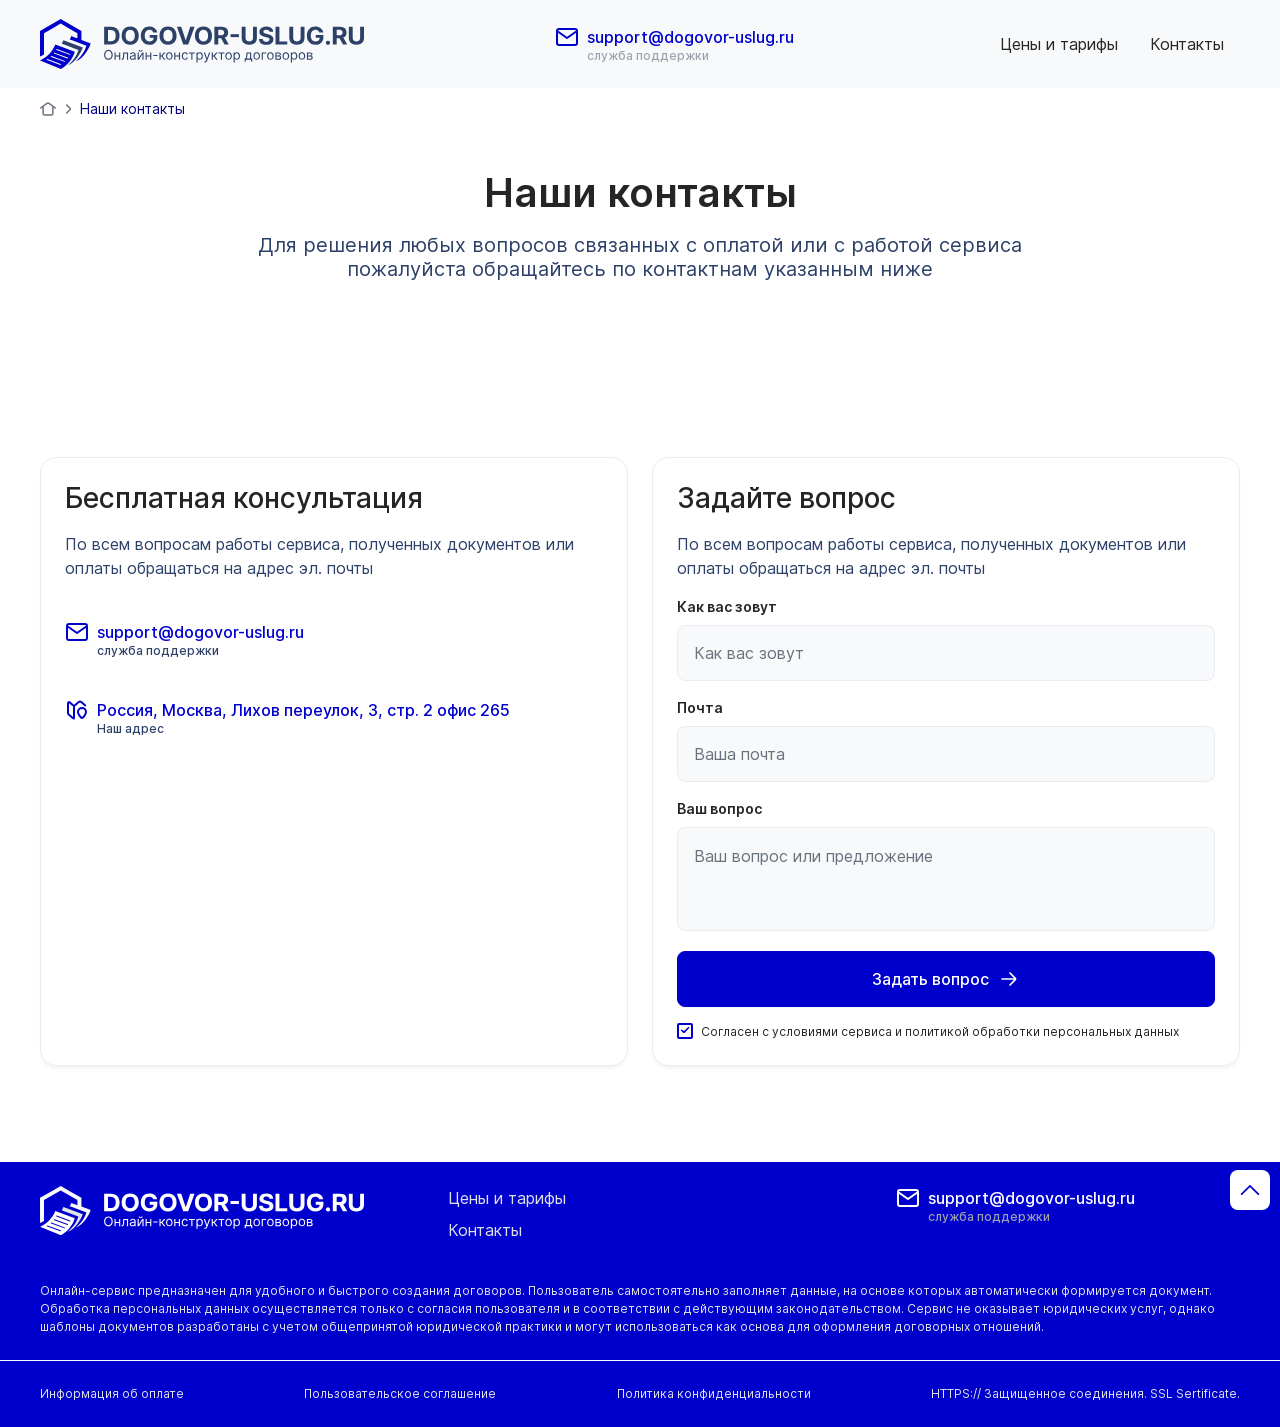
<file: contacts.html>
<!DOCTYPE html>
<html lang="ru">

<head>
  <meta charset="UTF-8">
  <meta http-equiv="X-UA-Compatible" content="IE=edge">
  <meta name="viewport" content="width=device-width, initial-scale=1.0">
  <title>Dogovor-uslug</title>

  <meta property="og:image" content="path/to/image.jpg">
  <link rel="shortcut icon" href="img/favicon/favicon.ico" type="image/x-icon">

  <!-- add plugins css -->
  <link rel="stylesheet" href="css/bootstrap.min.css">
  <link rel="stylesheet" href="css/slick.css">
  <link rel="stylesheet" href="css/jquery-ui.css">
  <!-- add plugins css end -->

  <link rel="stylesheet" href="css/style.css">
  <link rel="stylesheet" href="css/header.css">
  <link rel="stylesheet" href="css/footer.css">
  <link rel="stylesheet" href="css/main.css">
  <link rel="stylesheet" href="css/media.css">
</head>

<body>


  <header>
    <div class="container">
      <div class="row">
        <div class="col-12 d-flex align-items-center flex-wrap">
          <a href="index.html" class="logo">
            <img src="img/logo.svg" alt="Logo">
          </a>

          <div class="header-contacts">
            <a href="mailto:support@dogovor-uslug.ru" class="mail">
              <svg class="svg-icon">
                <use xlink:href="img/sprite.svg#mail-icon"></use>
              </svg>
              <span>support@dogovor-uslug.ru</span>
            </a>
            <span class="header-contacts__text">служба поддержки</span>
          </div>

          <nav class="nav-menu">
            <ul class="menu my-ul">
              <li><a href="prices.html">Цены и тарифы</a></li>
              <li><a href="contacts.html">Контакты</a></li>
            </ul>
            <div class="header-contacts">
              <a href="mailto:support@dogovor-uslug.ru" class="mail">
                <svg class="svg-icon">
                  <use xlink:href="img/sprite.svg#mail-icon"></use>
                </svg>
                <span>support@dogovor-uslug.ru</span>
              </a>
              <span class="header-contacts__text">служба поддержки</span>
            </div>
          </nav>

          <a href="#" class="btn-burger"></a>
        </div>
      </div>
    </div>
  </header>

  <section class="contacts-page">
    <div class="container">
      <div class="row">
        <div class="col-12">
          <nav aria-label="breadcrumb" class="nav-breadcrumb">
            <ol class="breadcrumb">
              <li class="breadcrumb-item"><a href="index.html"><svg class="svg-icon">
                    <use xlink:href="img/sprite.svg#home-icon"></use>
                  </svg></a></li>
              <li class="breadcrumb-item active" aria-current="page">Наши контакты</li>
            </ol>
          </nav>
        </div>
      </div>

      <div class="row">
        <div class="col-12 col-lg-8 offset-lg-2 text-center">
          <div class="error-page__content text-center w-100 p-40">
            <h1>Наши контакты</h1>
            <div class="text-xlsmall mb-40 color-blue-grey">
              <p>Для решения любых вопросов связанных с оплатой или с работой сервиса пожалуйста обращайтесь по
                контактнам указанным ниже</p>
            </div>
          </div>
        </div>
      </div>
    </div>
  </section>

  <div class="contacts-requisites">
    <div class="container">
      <div class="row">
        <div class="col-12 col-lg-6 mb-16">
          <div class="contacts-requisites-card">
            <div class="h4">Бесплатная консультация</div>
            <div class="box-text color-blue-grey mb-16">
              <p>По всем вопросам работы сервиса, полученных документов или оплаты обращаться на адрес эл. почты</p>
            </div>
            <div class="header-contacts">
              <a href="mailto:support@dogovor-uslug.ru" class="mail">
                <svg class="svg-icon">
                  <use xlink:href="img/sprite.svg#mail-icon"></use>
                </svg>
                <span>support@dogovor-uslug.ru</span>
              </a>
              <span class="header-contacts__text">служба поддержки</span>
            </div>
            <div class="header-contacts">
              <a href="https://yandex.com/maps/213/moscow/house/likhov_pereulok_3s2/Z04YcAZhTkwBQFtvfXt2c3xmZQ==/?ll=37.611796%2C55.772051&z=16"
                target="_blank" class="mail">
                <svg class="svg-icon">
                  <use xlink:href="img/sprite.svg#map-icon"></use>
                </svg>
                <span>Россия, Москва, Лихов переулок, 3, стр. 2 офис 265</span>
              </a>
              <span class="header-contacts__text">Наш адрес</span>
            </div>
          </div>
        </div>

        <div class="col-12 col-lg-6 mb-16">
          <div class="contacts-requisites-card">
            <div class="h4">Задайте вопрос</div>
            <div class="box-text color-blue-grey mb-16">
              <p>По всем вопросам работы сервиса, полученных документов или оплаты обращаться на адрес эл. почты</p>
            </div>

            <form method="post" class="form form-contacts">
              <div class="label-title">Как вас зовут</div>
              <label>
                <input type="text" placeholder="Как вас зовут" name="name" required>
                <span class="error-text"><img src="img/error-icon-min.svg" alt="">Ошибка</span>
              </label>

              <div class="label-title">Почта</div>
              <label>
                <input type="text" placeholder="Ваша почта" name="mail" required>
                <span class="error-text"><img src="img/error-icon-min.svg" alt="">Ошибка</span>
              </label>

              <div class="label-title">Ваш вопрос</div>
              <label>
                <textarea name="message" placeholder="Ваш вопрос или предложение"></textarea>
                <span class="error-text"><img src="img/error-icon-min.svg" alt="">Ошибка</span>
              </label>

              <button type="submit" class="btn btn-accent w-100">
                <span>Задать вопрос</span>
                <svg class="svg-icon btn-icon">
                  <use xlink:href="img/sprite.svg#arrow-right"></use>
                </svg>
              </button>

              <div class="consent">
                <label class="label-checkbox">
                  <input type="checkbox" name="consent" required checked>
                  <span class="label-checkbox__custom"></span>
                  <span class="label-checkbox__text">Согласен с условиями сервиса и политикой обработки персональных
                    данных</span>
                </label>
              </div>
            </form>
          </div>
        </div>

      </div>
    </div>
  </div>

  <footer>
    <div class="footer-top">
      <div class="container">
        <div class="row">
          <div class="col-12 col-lg-4">
            <a href="index.html" class="logo"><img src="img/logo-footer.svg" alt=""></a>
          </div>
          <div class="col-12 col-lg-4">
            <nav class="nav-menu">
              <ul class="menu my-ul">
                <li><a href="prices.html">Цены и тарифы</a></li>
                <li><a href="contacts.html">Контакты</a></li>
              </ul>
            </nav>
          </div>
          <div class="col-12 col-lg-4">
            <div class="header-contacts">
              <a href="mailto:support@dogovor-uslug.ru" class="mail">
                <svg class="svg-icon">
                  <use xlink:href="img/sprite.svg#mail-icon"></use>
                </svg>
                <span>support@dogovor-uslug.ru</span>
              </a>
              <span class="header-contacts__text">служба поддержки</span>
            </div>
          </div>

          <div class="col-12">
            <div class="text-small">
              <p>Онлайн-сервис предназначен для удобного и быстрого создания договоров. Пользователь самостоятельно
                заполняет данные, на основе которых автоматически формируется документ. Обработка персональных данных
                осуществляется только с согласия пользователя и в соответствии с действующим законодательством. Сервис
                не оказывает юридических услуг, однако шаблоны документов разработаны с учетом общепринятой юридической
                практики и могут использоваться как основа для оформления договорных отношений.</p>
            </div>
          </div>
        </div>
      </div>
    </div>
    <div class="footer-bottom">
      <div class="container">
        <div class="row">
          <div class="col-12 d-flex align-items-center flex-wrap">
            <nav class="nav-menu-footer w-100">
              <ul class="menu-footer my-ul">
                <li><a href="information-payments.html">Информация об оплате</a></li>
                <li><a href="#">Пользовательское соглашение</a></li>
                <li><a href="#">Политика конфиденциальности</a></li>
                <li><a href="#">HTTPS:// Защищенное соединения. SSL Sertificate.</a></li>
              </ul>
            </nav>
          </div>
        </div>
      </div>
    </div>

    <a href="#" class="btn-top-scroll"><svg class="svg-icon">
        <use xlink:href="img/sprite.svg#arrow-top"></use>
      </svg>
    </a>
  </footer>

  <!-- add plugins js-->
  <script src="js/jquery.min.js"></script>
  <script src="js/bootstrap.bundle.min.js"></script>
  <script src="js/slick.min.js"></script>
  <script src="js/jquery.ui.touch-punch.js"></script>
  <!-- add plugins js end-->

  <script src="js/common.js"></script>

</body>

</html>
</file>
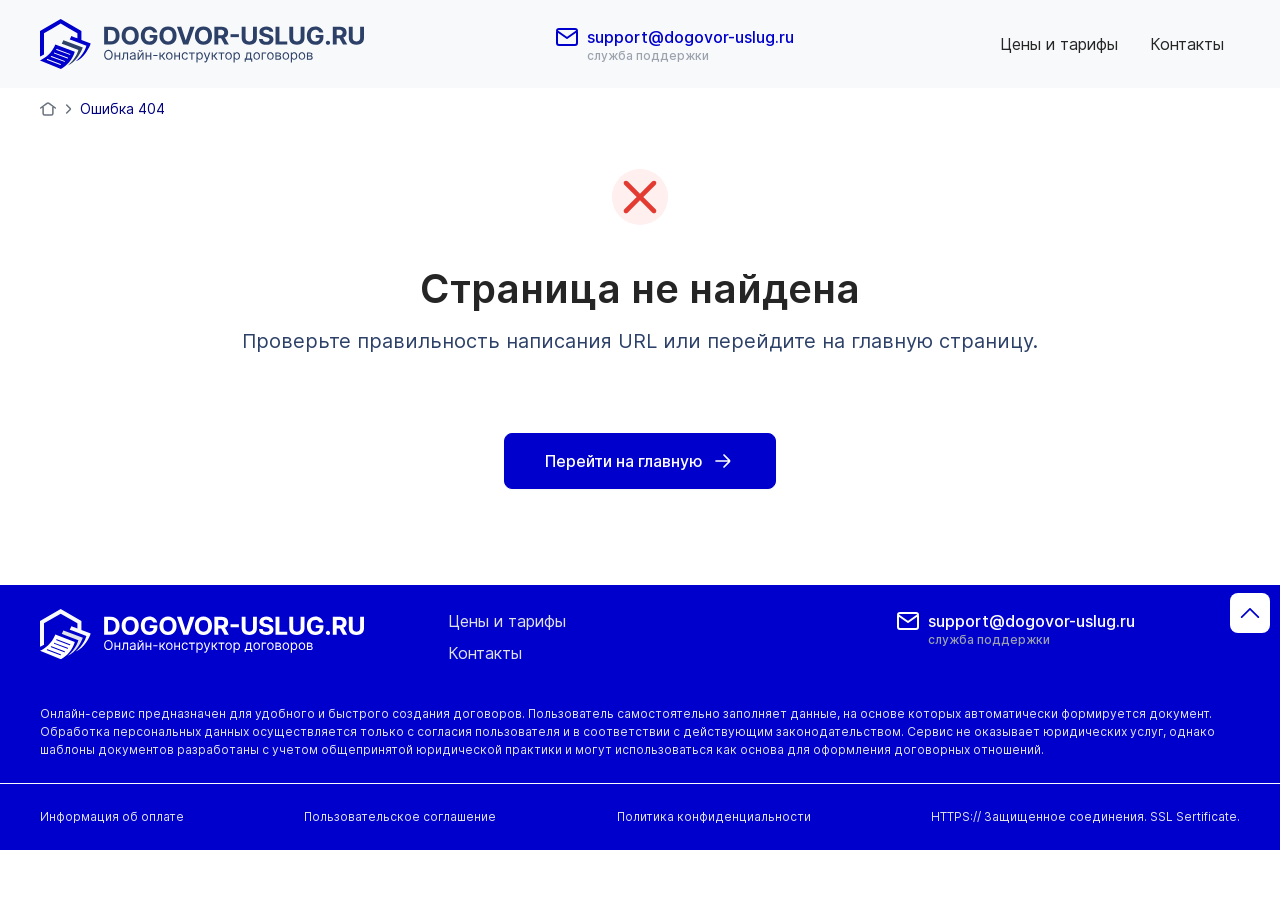
<file: error-page.html>
<!DOCTYPE html>
<html lang="ru">

<head>
  <meta charset="UTF-8">
  <meta http-equiv="X-UA-Compatible" content="IE=edge">
  <meta name="viewport" content="width=device-width, initial-scale=1.0">
  <title>Dogovor-uslug</title>

  <meta property="og:image" content="path/to/image.jpg">
  <link rel="shortcut icon" href="img/favicon/favicon.ico" type="image/x-icon">

  <!-- add plugins css -->
  <link rel="stylesheet" href="css/bootstrap.min.css">
  <link rel="stylesheet" href="css/slick.css">
  <link rel="stylesheet" href="css/jquery-ui.css">
  <!-- add plugins css end -->

  <link rel="stylesheet" href="css/style.css">
  <link rel="stylesheet" href="css/header.css">
  <link rel="stylesheet" href="css/footer.css">
  <link rel="stylesheet" href="css/main.css">
  <link rel="stylesheet" href="css/media.css">
</head>

<body>


  <header>
    <div class="container">
      <div class="row">
        <div class="col-12 d-flex align-items-center flex-wrap">
          <a href="index.html" class="logo">
            <img src="img/logo.svg" alt="Logo">
          </a>

          <div class="header-contacts">
            <a href="mailto:support@dogovor-uslug.ru" class="mail">
              <svg class="svg-icon">
                <use xlink:href="img/sprite.svg#mail-icon"></use>
              </svg>
              <span>support@dogovor-uslug.ru</span>
            </a>
            <span class="header-contacts__text">служба поддержки</span>
          </div>

          <nav class="nav-menu">
            <ul class="menu my-ul">
              <li><a href="prices.html">Цены и тарифы</a></li>
              <li><a href="contacts.html">Контакты</a></li>
            </ul>
            <div class="header-contacts">
              <a href="mailto:support@dogovor-uslug.ru" class="mail">
                <svg class="svg-icon">
                  <use xlink:href="img/sprite.svg#mail-icon"></use>
                </svg>
                <span>support@dogovor-uslug.ru</span>
              </a>
              <span class="header-contacts__text">служба поддержки</span>
            </div>
          </nav>

          <a href="#" class="btn-burger"></a>
        </div>
      </div>
    </div>
  </header>

  <section class="error-page">
    <div class="container">
      <div class="row">
        <div class="col-12">
          <nav aria-label="breadcrumb" class="nav-breadcrumb">
            <ol class="breadcrumb">
              <li class="breadcrumb-item"><a href="index.html"><svg class="svg-icon">
                    <use xlink:href="img/sprite.svg#home-icon"></use>
                  </svg></a></li>
              <li class="breadcrumb-item active" aria-current="page">Ошибка 404</li>
            </ol>
          </nav>

        </div>
      </div>
      <div class="row">
        <div class="col-12 text-center">
          <div class="error-page__content text-center w-100 p-40">
            <div class="error-page__icon"><img src="img/error-icon.svg" alt=""></div>
            <h1>Страница не найдена</h1>
            <div class="text-xlsmall mb-40 color-blue-grey">
              <p>Проверьте правильность написания URL или перейдите на главную страницу.</p>
            </div>
           
          </div>

           <a href="index.html" class="btn btn-accent m-auto">
              <span>Перейти на главную</span>
              <svg class="svg-icon btn-icon">
                <use xlink:href="img/sprite.svg#arrow-right"></use>
              </svg>
            </a>
        </div>
      </div>
    </div>
  </section>


  <footer>
    <div class="footer-top">
      <div class="container">
        <div class="row">
          <div class="col-12 col-lg-4">
            <a href="index.html" class="logo"><img src="img/logo-footer.svg" alt=""></a>
          </div>
          <div class="col-12 col-lg-4">
            <nav class="nav-menu">
              <ul class="menu my-ul">
                <li><a href="prices.html">Цены и тарифы</a></li>
                <li><a href="contacts.html">Контакты</a></li>
              </ul>
            </nav>
          </div>
          <div class="col-12 col-lg-4">
            <div class="header-contacts">
              <a href="mailto:support@dogovor-uslug.ru" class="mail">
                <svg class="svg-icon">
                  <use xlink:href="img/sprite.svg#mail-icon"></use>
                </svg>
                <span>support@dogovor-uslug.ru</span>
              </a>
              <span class="header-contacts__text">служба поддержки</span>
            </div>
          </div>

          <div class="col-12">
            <div class="text-small">
              <p>Онлайн-сервис предназначен для удобного и быстрого создания договоров. Пользователь самостоятельно
                заполняет данные, на основе которых автоматически формируется документ. Обработка персональных данных
                осуществляется только с согласия пользователя и в соответствии с действующим законодательством. Сервис
                не оказывает юридических услуг, однако шаблоны документов разработаны с учетом общепринятой юридической
                практики и могут использоваться как основа для оформления договорных отношений.</p>
            </div>
          </div>
        </div>
      </div>
    </div>
    <div class="footer-bottom">
      <div class="container">
        <div class="row">
          <div class="col-12 d-flex align-items-center flex-wrap">
            <nav class="nav-menu-footer w-100">
              <ul class="menu-footer my-ul">
                <li><a href="information-payments.html">Информация об оплате</a></li>
                <li><a href="#">Пользовательское соглашение</a></li>
                <li><a href="#">Политика конфиденциальности</a></li>
                <li><a href="#">HTTPS:// Защищенное соединения. SSL Sertificate.</a></li>
              </ul>
            </nav>
          </div>
        </div>
      </div>
    </div>

    <a href="#" class="btn-top-scroll"><svg class="svg-icon">
        <use xlink:href="img/sprite.svg#arrow-top"></use>
      </svg>
    </a>
  </footer>

  <!-- add plugins js-->
  <script src="js/jquery.min.js"></script>
  <script src="js/bootstrap.bundle.min.js"></script>
  <script src="js/slick.min.js"></script>
  <script src="js/jquery.ui.touch-punch.js"></script>
  <!-- add plugins js end-->

  <script src="js/common.js"></script>

</body>

</html>
</file>
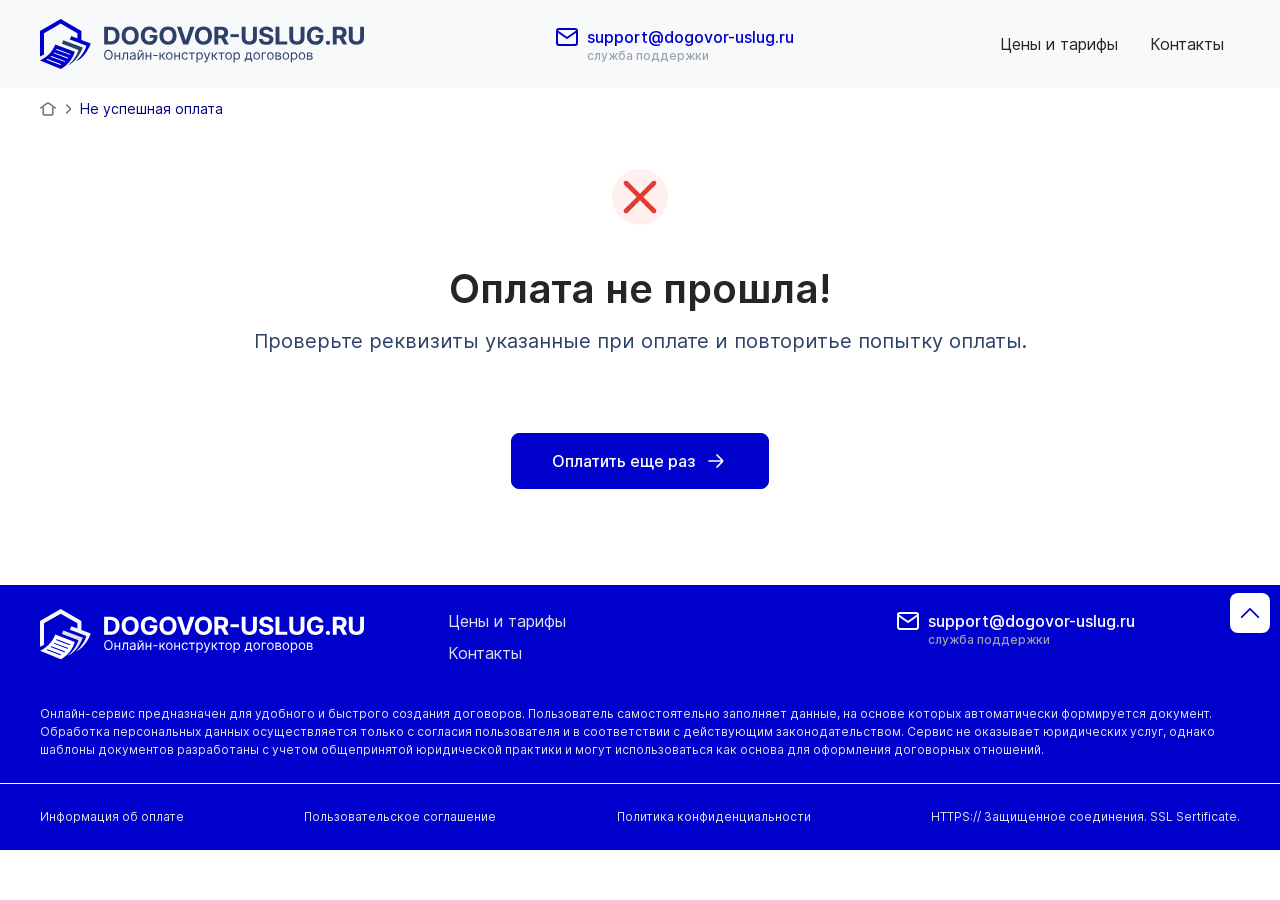
<file: error-payment.html>
<!DOCTYPE html>
<html lang="ru">

<head>
  <meta charset="UTF-8">
  <meta http-equiv="X-UA-Compatible" content="IE=edge">
  <meta name="viewport" content="width=device-width, initial-scale=1.0">
  <title>Dogovor-uslug</title>

  <meta property="og:image" content="path/to/image.jpg">
  <link rel="shortcut icon" href="img/favicon/favicon.ico" type="image/x-icon">

  <!-- add plugins css -->
  <link rel="stylesheet" href="css/bootstrap.min.css">
  <link rel="stylesheet" href="css/slick.css">
  <link rel="stylesheet" href="css/jquery-ui.css">
  <!-- add plugins css end -->

  <link rel="stylesheet" href="css/style.css">
  <link rel="stylesheet" href="css/header.css">
  <link rel="stylesheet" href="css/footer.css">
  <link rel="stylesheet" href="css/main.css">
  <link rel="stylesheet" href="css/media.css">
</head>

<body>


  <header>
    <div class="container">
      <div class="row">
        <div class="col-12 d-flex align-items-center flex-wrap">
          <a href="index.html" class="logo">
            <img src="img/logo.svg" alt="Logo">
          </a>

          <div class="header-contacts">
            <a href="mailto:support@dogovor-uslug.ru" class="mail">
              <svg class="svg-icon">
                <use xlink:href="img/sprite.svg#mail-icon"></use>
              </svg>
              <span>support@dogovor-uslug.ru</span>
            </a>
            <span class="header-contacts__text">служба поддержки</span>
          </div>

          <nav class="nav-menu">
            <ul class="menu my-ul">
              <li><a href="prices.html">Цены и тарифы</a></li>
              <li><a href="contacts.html">Контакты</a></li>
            </ul>
            <div class="header-contacts">
              <a href="mailto:support@dogovor-uslug.ru" class="mail">
                <svg class="svg-icon">
                  <use xlink:href="img/sprite.svg#mail-icon"></use>
                </svg>
                <span>support@dogovor-uslug.ru</span>
              </a>
              <span class="header-contacts__text">служба поддержки</span>
            </div>
          </nav>

          <a href="#" class="btn-burger"></a>
        </div>
      </div>
    </div>
  </header>

  <section class="error-page">
    <div class="container">
      <div class="row">
        <div class="col-12">
          <nav aria-label="breadcrumb" class="nav-breadcrumb">
            <ol class="breadcrumb">
              <li class="breadcrumb-item"><a href="index.html"><svg class="svg-icon">
                    <use xlink:href="img/sprite.svg#home-icon"></use>
                  </svg></a></li>
              <li class="breadcrumb-item active" aria-current="page">Не успешная оплата</li>
            </ol>
          </nav>

        </div>
      </div>
      <div class="row">
        <div class="col-12 text-center">
          <div class="error-page__content text-center w-100 p-40">
            <div class="error-page__icon"><img src="img/error-icon.svg" alt=""></div>
            <h1>Оплата не прошла!</h1>
            <div class="text-xlsmall mb-40 color-blue-grey">
              <p>Проверьте реквизиты указанные при оплате и повторитье попытку оплаты.</p>
            </div>
           
          </div>

           <a href="payments.html" class="btn btn-accent m-auto">
              <span>Оплатить еще раз</span>
              <svg class="svg-icon btn-icon">
                <use xlink:href="img/sprite.svg#arrow-right"></use>
              </svg>
            </a>
        </div>
      </div>
    </div>
  </section>


  <footer>
    <div class="footer-top">
      <div class="container">
        <div class="row">
          <div class="col-12 col-lg-4">
            <a href="index.html" class="logo"><img src="img/logo-footer.svg" alt=""></a>
          </div>
          <div class="col-12 col-lg-4">
            <nav class="nav-menu">
              <ul class="menu my-ul">
                <li><a href="prices.html">Цены и тарифы</a></li>
                <li><a href="contacts.html">Контакты</a></li>
              </ul>
            </nav>
          </div>
          <div class="col-12 col-lg-4">
            <div class="header-contacts">
              <a href="mailto:support@dogovor-uslug.ru" class="mail">
                <svg class="svg-icon">
                  <use xlink:href="img/sprite.svg#mail-icon"></use>
                </svg>
                <span>support@dogovor-uslug.ru</span>
              </a>
              <span class="header-contacts__text">служба поддержки</span>
            </div>
          </div>

          <div class="col-12">
            <div class="text-small">
              <p>Онлайн-сервис предназначен для удобного и быстрого создания договоров. Пользователь самостоятельно
                заполняет данные, на основе которых автоматически формируется документ. Обработка персональных данных
                осуществляется только с согласия пользователя и в соответствии с действующим законодательством. Сервис
                не оказывает юридических услуг, однако шаблоны документов разработаны с учетом общепринятой юридической
                практики и могут использоваться как основа для оформления договорных отношений.</p>
            </div>
          </div>
        </div>
      </div>
    </div>
    <div class="footer-bottom">
      <div class="container">
        <div class="row">
          <div class="col-12 d-flex align-items-center flex-wrap">
            <nav class="nav-menu-footer w-100">
              <ul class="menu-footer my-ul">
                <li><a href="information-payments.html">Информация об оплате</a></li>
                <li><a href="#">Пользовательское соглашение</a></li>
                <li><a href="#">Политика конфиденциальности</a></li>
                <li><a href="#">HTTPS:// Защищенное соединения. SSL Sertificate.</a></li>
              </ul>
            </nav>
          </div>
        </div>
      </div>
    </div>

    <a href="#" class="btn-top-scroll"><svg class="svg-icon">
        <use xlink:href="img/sprite.svg#arrow-top"></use>
      </svg>
    </a>
  </footer>

  <!-- add plugins js-->
  <script src="js/jquery.min.js"></script>
  <script src="js/bootstrap.bundle.min.js"></script>
  <script src="js/slick.min.js"></script>
  <script src="js/jquery.ui.touch-punch.js"></script>
  <!-- add plugins js end-->

  <script src="js/common.js"></script>

</body>

</html>
</file>
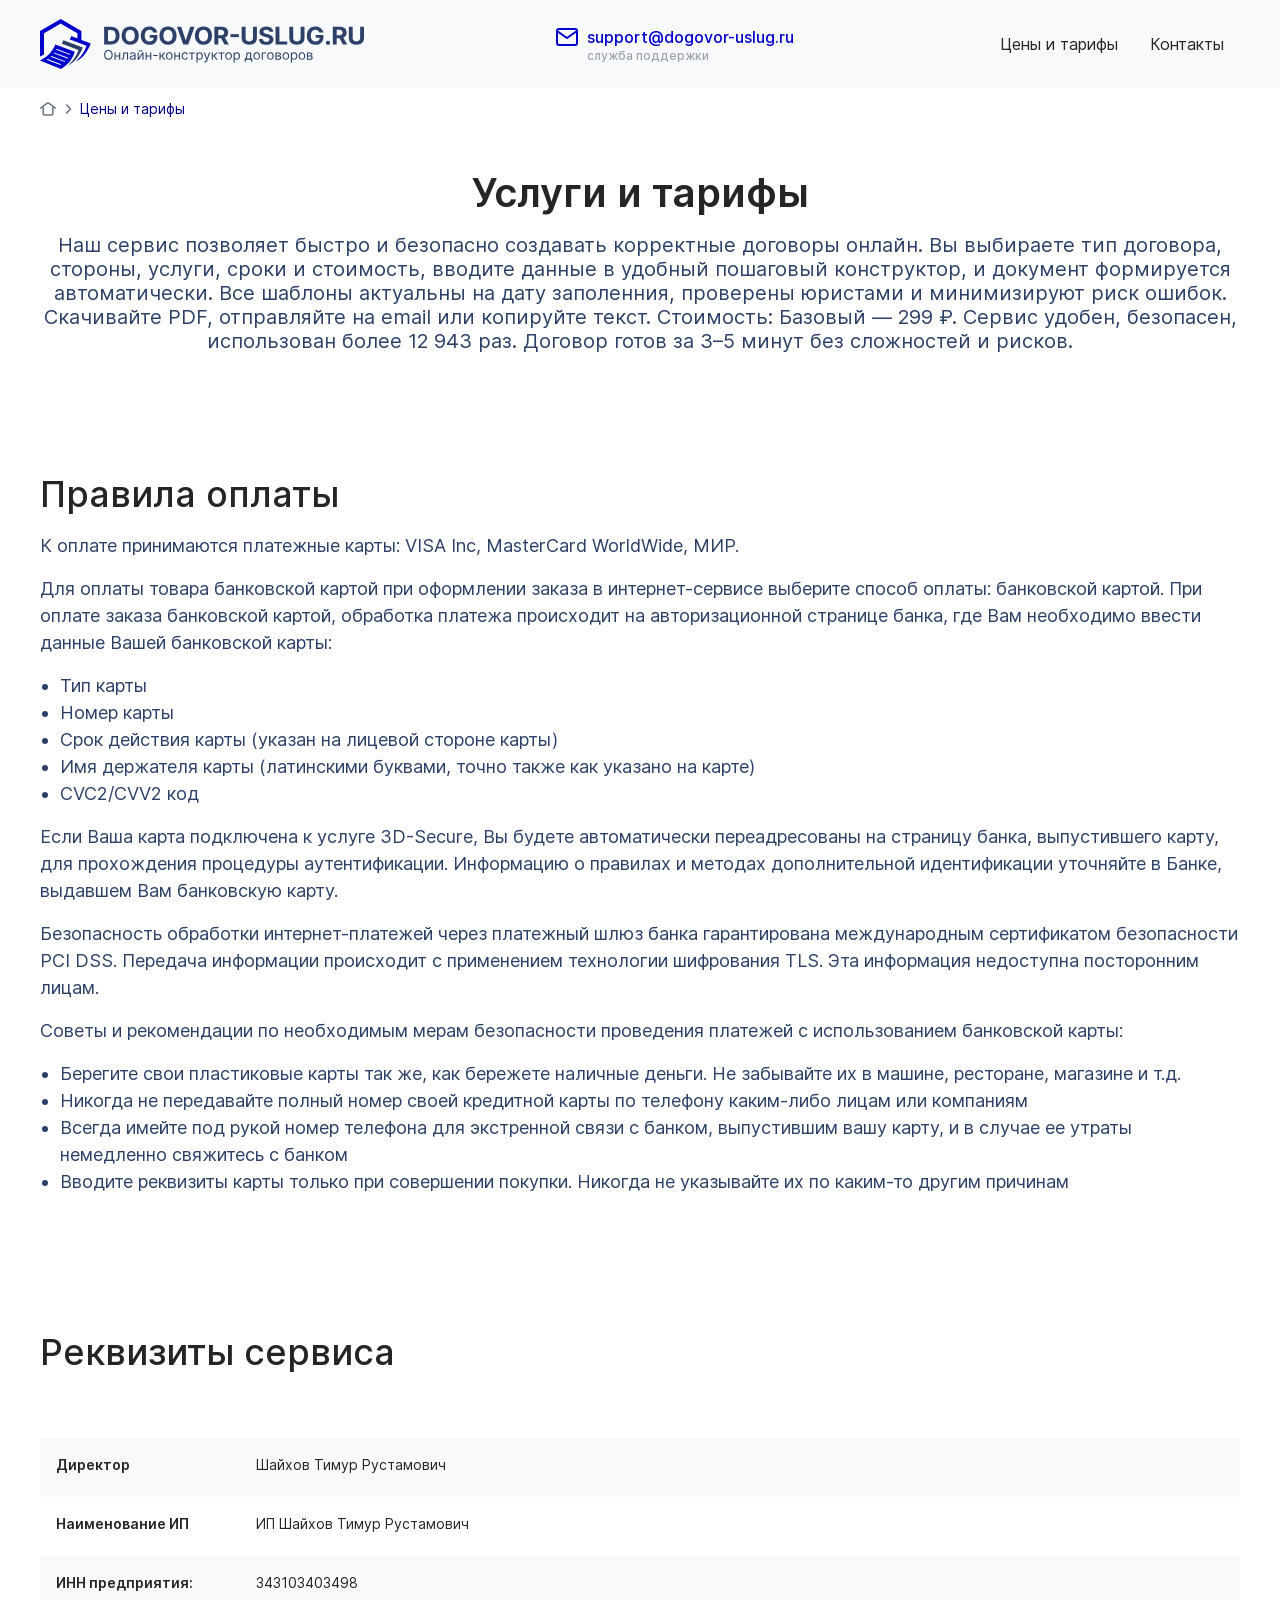
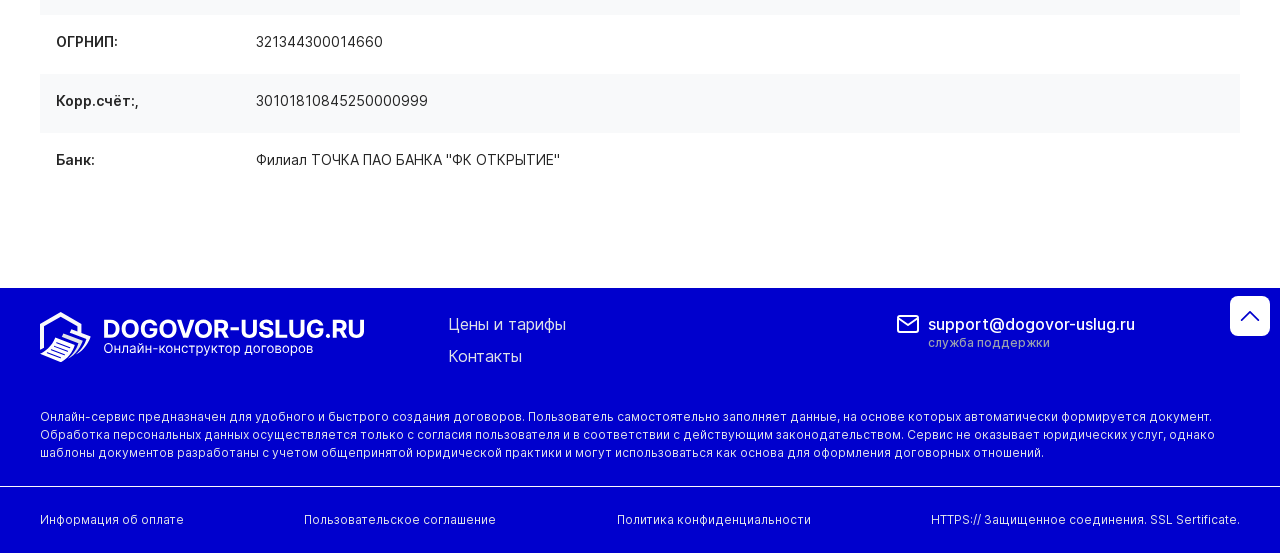
<file: information-payments.html>
<!DOCTYPE html>
<html lang="ru">

<head>
  <meta charset="UTF-8">
  <meta http-equiv="X-UA-Compatible" content="IE=edge">
  <meta name="viewport" content="width=device-width, initial-scale=1.0">
  <title>Dogovor-uslug</title>

  <meta property="og:image" content="path/to/image.jpg">
  <link rel="shortcut icon" href="img/favicon/favicon.ico" type="image/x-icon">

  <!-- add plugins css -->
  <link rel="stylesheet" href="css/bootstrap.min.css">
  <link rel="stylesheet" href="css/slick.css">
  <link rel="stylesheet" href="css/jquery-ui.css">
  <!-- add plugins css end -->

  <link rel="stylesheet" href="css/style.css">
  <link rel="stylesheet" href="css/header.css">
  <link rel="stylesheet" href="css/footer.css">
  <link rel="stylesheet" href="css/main.css">
  <link rel="stylesheet" href="css/media.css">
</head>

<body>


  <header>
    <div class="container">
      <div class="row">
        <div class="col-12 d-flex align-items-center flex-wrap">
          <a href="index.html" class="logo">
            <img src="img/logo.svg" alt="Logo">
          </a>

          <div class="header-contacts">
            <a href="mailto:support@dogovor-uslug.ru" class="mail">
              <svg class="svg-icon">
                <use xlink:href="img/sprite.svg#mail-icon"></use>
              </svg>
              <span>support@dogovor-uslug.ru</span>
            </a>
            <span class="header-contacts__text">служба поддержки</span>
          </div>

          <nav class="nav-menu">
            <ul class="menu my-ul">
              <li><a href="prices.html">Цены и тарифы</a></li>
              <li><a href="contacts.html">Контакты</a></li>
            </ul>
            <div class="header-contacts">
              <a href="mailto:support@dogovor-uslug.ru" class="mail">
                <svg class="svg-icon">
                  <use xlink:href="img/sprite.svg#mail-icon"></use>
                </svg>
                <span>support@dogovor-uslug.ru</span>
              </a>
              <span class="header-contacts__text">служба поддержки</span>
            </div>
          </nav>

          <a href="#" class="btn-burger"></a>
        </div>
      </div>
    </div>
  </header>

  <section class="information-payments">
    <div class="container">
      <div class="row">
        <div class="col-12">
          <nav aria-label="breadcrumb" class="nav-breadcrumb">
            <ol class="breadcrumb">
              <li class="breadcrumb-item"><a href="index.html"><svg class="svg-icon">
                    <use xlink:href="img/sprite.svg#home-icon"></use>
                  </svg></a></li>
              <li class="breadcrumb-item active" aria-current="page">Цены и тарифы</li>
            </ol>
          </nav>
        </div>
      </div>

      <div class="row">
        <div class="col-12 text-center">
          <div class="error-page__content text-center w-100 p-40">
            <h1>Услуги и тарифы</h1>
            <div class="text-xlsmall mb-40 color-blue-grey">
              <p>Наш сервис позволяет быстро и безопасно создавать корректные договоры онлайн. Вы выбираете тип
                договора, стороны, услуги, сроки и стоимость, вводите данные в удобный пошаговый конструктор, и документ
                формируется автоматически. Все шаблоны актуальны на дату заполенния, проверены юристами и минимизируют
                риск ошибок. Скачивайте PDF, отправляйте на email или копируйте текст. Стоимость: Базовый — 299 ₽.
                Сервис удобен, безопасен, использован более 12 943 раз. Договор готов за 3–5 минут без сложностей и
                рисков.</p>
            </div>
          </div>
        </div>
      </div>
    </div>
  </section>

  <section class="payment-rules">
    <div class="container">
      <div class="row">
        <div class="col-12">
          <h2 class="mb-16 h2">Правила оплаты</h2>

          <div class="col-12">
            <div class="text-lgsmall color-blue-grey">
              <p>К оплате принимаются платежные карты: VISA Inc, MasterCard WorldWide, МИР.</p>
              <p>Для оплаты товара банковской картой при оформлении заказа в интернет-сервисе выберите способ оплаты:
                банковской картой. При оплате заказа банковской картой, обработка платежа происходит на авторизационной
                странице банка, где Вам необходимо ввести данные Вашей банковской карты:</p>
              <ul>
                <li>Тип карты</li>
                <li>Номер карты</li>
                <li>Срок действия карты (указан на лицевой стороне карты)</li>
                <li>Имя держателя карты (латинскими буквами, точно также как указано на карте)</li>
                <li>CVC2/CVV2 код</li>
              </ul>

              <p>Если Ваша карта подключена к услуге 3D-Secure, Вы будете автоматически переадресованы на страницу
                банка,
                выпустившего карту, для прохождения процедуры аутентификации. Информацию о правилах и методах
                дополнительной идентификации уточняйте в Банке, выдавшем Вам банковскую карту.</p>
              <p>Безопасность обработки интернет-платежей через платежный шлюз банка гарантирована международным
                сертификатом безопасности PCI DSS. Передача информации происходит с применением технологии шифрования
                TLS. Эта информация недоступна посторонним лицам.</p>
              <p>Советы и рекомендации по необходимым мерам безопасности проведения платежей с использованием банковской
                карты:</p>
              <ul>
                <li>Берегите свои пластиковые карты так же, как бережете наличные деньги. Не забывайте их в машине,
                  ресторане, магазине и т.д.</li>
                <li>Никогда не передавайте полный номер своей кредитной карты по телефону каким-либо лицам или компаниям
                </li>
                <li>Всегда имейте под рукой номер телефона для экстренной связи с банком, выпустившим вашу карту, и в
                  случае
                  ее утраты немедленно свяжитесь с банком</li>
                <li>Вводите реквизиты карты только при совершении покупки. Никогда не указывайте их по каким-то другим
                  причинам</li>
              </ul>
            </div>
          </div>
        </div>
      </div>
    </div>
  </section>

  <section class="service-details">
    <div class="container">
      <div class="row">
        <div class="col-12">
          <h2 class="h2">Реквизиты сервиса</h2>
        </div>

        <div class="col-12">
          <ul class="requisites-list my-ul">
            <li>
              <p>Директор</p>
              <span>Шайхов Тимур Рустамович</span>
            </li>
            <li>
              <p>Наименование ИП</p>
              <span>ИП Шайхов Тимур Рустамович</span>
            </li>
            <li>
              <p>ИНН предприятия:</p>
              <span>343103403498</span>
            </li>
            <li>
              <p>ОГРНИП:</p>
              <span>321344300014660</span>
            </li>
            <li>
              <p>Корр.счёт:,</p>
              <span>30101810845250000999</span>
            </li>
            <li>
              <p>Банк:</p>
              <span>Филиал ТОЧКА ПАО БАНКА "ФК ОТКРЫТИЕ"</span>
            </li>
          </ul>
        </div>
      </div>
    </div>
  </section>


  <footer>
    <div class="footer-top">
      <div class="container">
        <div class="row">
          <div class="col-12 col-lg-4">
            <a href="index.html" class="logo"><img src="img/logo-footer.svg" alt=""></a>
          </div>
          <div class="col-12 col-lg-4">
            <nav class="nav-menu">
              <ul class="menu my-ul">
                <li><a href="prices.html">Цены и тарифы</a></li>
                <li><a href="contacts.html">Контакты</a></li>
              </ul>
            </nav>
          </div>
          <div class="col-12 col-lg-4">
            <div class="header-contacts">
              <a href="mailto:support@dogovor-uslug.ru" class="mail">
                <svg class="svg-icon">
                  <use xlink:href="img/sprite.svg#mail-icon"></use>
                </svg>
                <span>support@dogovor-uslug.ru</span>
              </a>
              <span class="header-contacts__text">служба поддержки</span>
            </div>
          </div>

          <div class="col-12">
            <div class="text-small">
              <p>Онлайн-сервис предназначен для удобного и быстрого создания договоров. Пользователь самостоятельно
                заполняет данные, на основе которых автоматически формируется документ. Обработка персональных данных
                осуществляется только с согласия пользователя и в соответствии с действующим законодательством. Сервис
                не оказывает юридических услуг, однако шаблоны документов разработаны с учетом общепринятой юридической
                практики и могут использоваться как основа для оформления договорных отношений.</p>
            </div>
          </div>
        </div>
      </div>
    </div>
    <div class="footer-bottom">
      <div class="container">
        <div class="row">
          <div class="col-12 d-flex align-items-center flex-wrap">
            <nav class="nav-menu-footer w-100">
              <ul class="menu-footer my-ul">
                <li><a href="information-payments.html">Информация об оплате</a></li>
                <li><a href="#">Пользовательское соглашение</a></li>
                <li><a href="#">Политика конфиденциальности</a></li>
                <li><a href="#">HTTPS:// Защищенное соединения. SSL Sertificate.</a></li>
              </ul>
            </nav>
          </div>
        </div>
      </div>
    </div>

    <a href="#" class="btn-top-scroll"><svg class="svg-icon">
        <use xlink:href="img/sprite.svg#arrow-top"></use>
      </svg>
    </a>
  </footer>

  <!-- add plugins js-->
  <script src="js/jquery.min.js"></script>
  <script src="js/bootstrap.bundle.min.js"></script>
  <script src="js/slick.min.js"></script>
  <script src="js/jquery.ui.touch-punch.js"></script>
  <!-- add plugins js end-->

  <script src="js/common.js"></script>

</body>

</html>
</file>
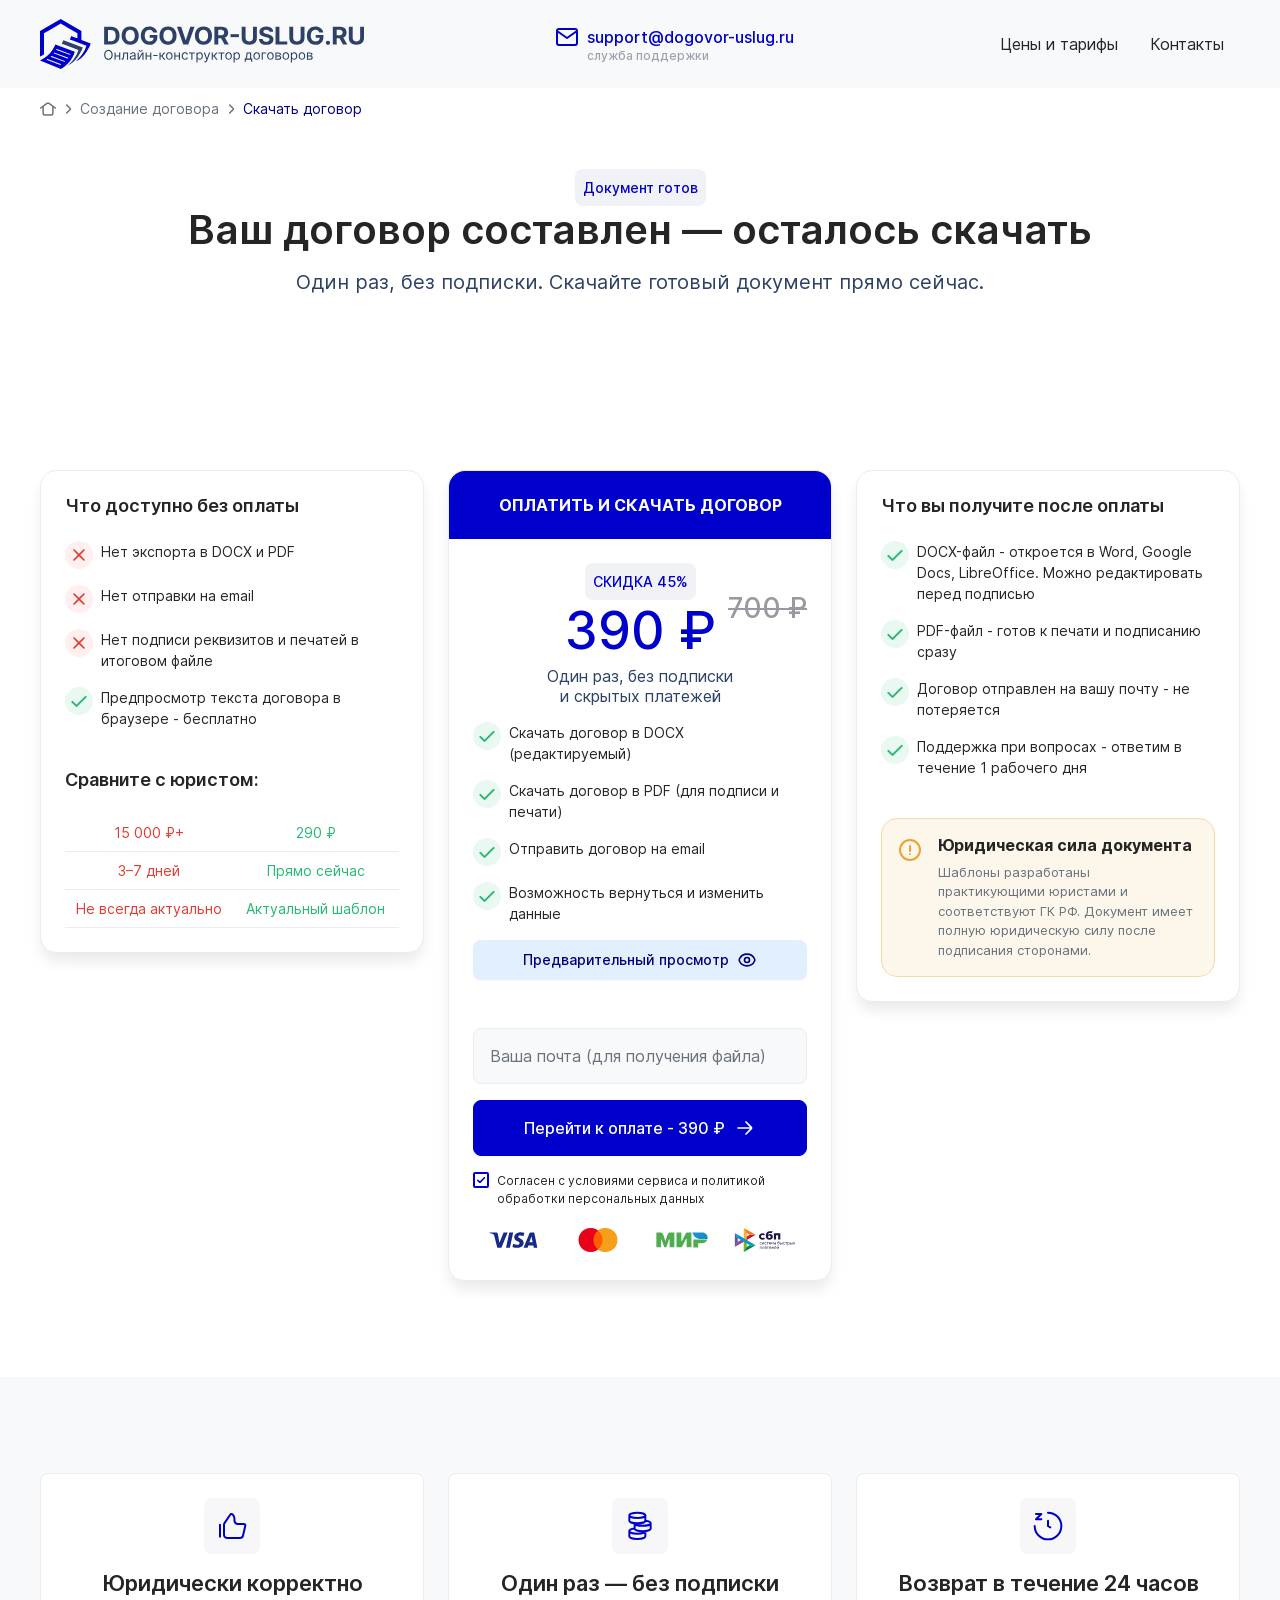
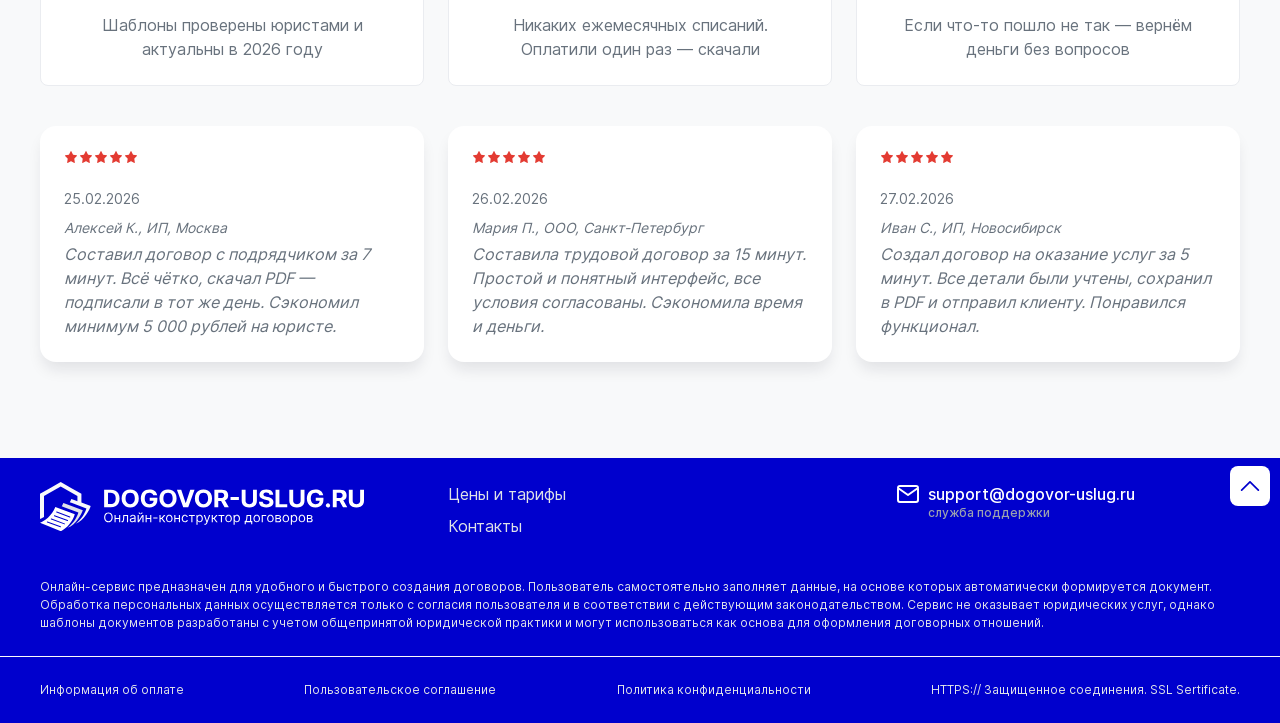
<file: prices.html>
<!DOCTYPE html>
<html lang="ru">

<head>
  <meta charset="UTF-8">
  <meta http-equiv="X-UA-Compatible" content="IE=edge">
  <meta name="viewport" content="width=device-width, initial-scale=1.0">
  <title>Dogovor-uslug</title>

  <meta property="og:image" content="path/to/image.jpg">
  <link rel="shortcut icon" href="img/favicon/favicon.ico" type="image/x-icon">

  <!-- add plugins css -->
  <link rel="stylesheet" href="css/bootstrap.min.css">
  <link rel="stylesheet" href="css/slick.css">
  <link rel="stylesheet" href="css/jquery-ui.css">
  <!-- add plugins css end -->

  <link rel="stylesheet" href="css/style.css">
  <link rel="stylesheet" href="css/header.css">
  <link rel="stylesheet" href="css/footer.css">
  <link rel="stylesheet" href="css/main.css">
  <link rel="stylesheet" href="css/media.css">
</head>

<body>


  <header>
    <div class="container">
      <div class="row">
        <div class="col-12 d-flex align-items-center flex-wrap">
          <a href="index.html" class="logo">
            <img src="img/logo.svg" alt="Logo">
          </a>

          <div class="header-contacts">
            <a href="mailto:support@dogovor-uslug.ru" class="mail">
              <svg class="svg-icon">
                <use xlink:href="img/sprite.svg#mail-icon"></use>
              </svg>
              <span>support@dogovor-uslug.ru</span>
            </a>
            <span class="header-contacts__text">служба поддержки</span>
          </div>

          <nav class="nav-menu">
            <ul class="menu my-ul">
              <li><a href="prices.html">Цены и тарифы</a></li>
              <li><a href="contacts.html">Контакты</a></li>
            </ul>
            <div class="header-contacts">
              <a href="mailto:support@dogovor-uslug.ru" class="mail">
                <svg class="svg-icon">
                  <use xlink:href="img/sprite.svg#mail-icon"></use>
                </svg>
                <span>support@dogovor-uslug.ru</span>
              </a>
              <span class="header-contacts__text">служба поддержки</span>
            </div>
          </nav>

          <a href="#" class="btn-burger"></a>
        </div>
      </div>
    </div>
  </header>

  <section class="contacts-page prices-page">
    <div class="container">
      <div class="row">
        <div class="col-12">
          <nav aria-label="breadcrumb" class="nav-breadcrumb">
            <ol class="breadcrumb">
              <li class="breadcrumb-item"><a href="index.html"><svg class="svg-icon">
                    <use xlink:href="img/sprite.svg#home-icon"></use>
                  </svg></a></li>
              <li class="breadcrumb-item"><a href="index.html">Создание договора</a></li>
              <li class="breadcrumb-item active" aria-current="page">Скачать договор</li>
            </ol>
          </nav>
        </div>
      </div>

      <div class="row">
        <div class="col-12 text-center">
          <div class="error-page__content text-center w-100 p-40">
            <div class="subtitle-decor m-auto">Документ готов</div>
            <h1>Ваш договор составлен — осталось скачать</h1>
            <div class="text-xlsmall mb-40 color-blue-grey">
              <p>Один раз, без подписки. Скачайте готовый документ прямо сейчас.</p>
            </div>
          </div>
        </div>
      </div>
    </div>
  </section>

  <div class="prices-section">
    <div class="container">
      <div class="row">
        <div class="col-12 col-lg-4 mb-16">
          <div class="prices-box">
            <div class="h6">Что доступно без оплаты</div>
            <ul class="list-decor my-ul">
              <li>
                <div class="list-decor__icon"><img src="img/close-icon-red.svg" alt=""></div>
                <p>Нет экспорта в DOCX и PDF</p>
              </li>
              <li>
                <div class="list-decor__icon"><img src="img/close-icon-red.svg" alt=""></div>
                <p>Нет отправки на email</p>
              </li>
              <li>
                <div class="list-decor__icon"><img src="img/close-icon-red.svg" alt=""></div>
                <p>Нет подписи реквизитов и печатей в итоговом файле</p>
              </li>
              <li>
                <div class="list-decor__icon icon-check"><img src="img/check-icon-green.svg" alt=""></div>
                <p>Предпросмотр текста договора в браузере - бесплатно</p>
              </li>
            </ul>

            <div class="h6">Сравните с юристом:</div>
            <ul class="list-compare my-ul">
              <li>
                <p>15 000 ₽+</p>
                <span>290 ₽</span>
              </li>
              <li>
                <p>3–7 дней</p>
                <span>Прямо сейчас</span>
              </li>
              <li>
                <p>Не всегда актуально</p>
                <span>Актуальный шаблон</span>
              </li>
            </ul>
          </div>
        </div>
<div class="col-12 col-lg-4 mb-16 order-lg-1">
          <div class="prices-box">
            <div class="h6">Что вы получите после оплаты</div>
            <ul class="list-decor my-ul">
              <li>
                <div class="list-decor__icon icon-check"><img src="img/check-icon-green.svg" alt=""></div>
                <p>DOCX-файл - откроется в Word, Google Docs, LibreOffice. Можно редактировать перед подписью</p>
              </li>
              <li>
                <div class="list-decor__icon icon-check"><img src="img/check-icon-green.svg" alt=""></div>
                <p>PDF-файл - готов к печати и подписанию сразу</p>
              </li>
              <li>
                <div class="list-decor__icon icon-check"><img src="img/check-icon-green.svg" alt=""></div>
                <p>Договор отправлен на вашу почту - не потеряется</p>
              </li>
              <li>
                <div class="list-decor__icon icon-check"><img src="img/check-icon-green.svg" alt=""></div>
                <p>Поддержка при вопросах - ответим в течение 1 рабочего дня</p>
              </li>
            </ul>

            <div class="attention-information">
              <p><strong>Юридическая сила документа</strong></p>
              <div class="text-small">
                <p>Шаблоны разработаны практикующими юристами и соответствуют ГК РФ. Документ имеет полную юридическую
                  силу после подписания сторонами.</p>
              </div>
            </div>
          </div>
        </div>

        <div class="col-12 col-lg-4 mb-16">
          <div class="prices-box prices-box-max">
            <div class="prices-box__head">ОПЛАТИТЬ И Скачать договор</div>
            <div class="prices-box__body">
              <div class="subtitle-decor m-auto">СКИДКА 45%</div>
              <div class="price-wrapper">
                <div class="new-price">390 ₽</div>
                <div class="old-price">700 ₽</div>
              </div>
              <p class="text-center mb-16 color-blue-grey">Один раз, без подписки <br>
                и скрытых платежей</p>
              <ul class="list-decor my-ul mb-16">
                <li>
                  <div class="list-decor__icon icon-check"><img src="img/check-icon-green.svg" alt=""></div>
                  <p>Скачать договор в DOCX (редактируемый)</p>
                </li>
                <li>
                  <div class="list-decor__icon icon-check"><img src="img/check-icon-green.svg" alt=""></div>
                  <p>Скачать договор в PDF (для подписи и печати)</p>
                </li>
                <li>
                  <div class="list-decor__icon icon-check"><img src="img/check-icon-green.svg" alt=""></div>
                  <p>Отправить договор на email</p>
                </li>
                <li>
                  <div class="list-decor__icon icon-check"><img src="img/check-icon-green.svg" alt=""></div>
                  <p>Возможность вернуться и изменить данные</p>
                </li>
              </ul>

              <a href="#" class="btn btn-sm btn-light-blue w-100" target="_blank">
                <span>Предварительный просмотр</span>
                <svg class="svg-icon btn-icon">
                  <use xlink:href="img/sprite.svg#view-icon"></use>
                </svg>
              </a>
            </div>
            <div class="prices-box__body">
              <form method="post" class="form-price">
                <label>
                  <input type="text" placeholder="Ваша почта (для получения файла)" name="mail" required>
                </label>
                <button type="submit" class="btn btn-accent w-100">
                  <span>Перейти к оплате - 390 ₽</span>
                  <svg class="svg-icon btn-icon">
                    <use xlink:href="img/sprite.svg#arrow-right"></use>
                  </svg>
                </button>
                <div class="consent">
                  <label class="label-checkbox">
                    <input type="checkbox" name="consent" required checked>
                    <span class="label-checkbox__custom"></span>
                    <span class="label-checkbox__text">Согласен с условиями сервиса и политикой обработки персональных
                      данных</span>
                  </label>
                </div>
              </form>

              <ul class="list-bank my-ul">
                <li><img src="img/bank-icon1.svg" alt=""></li>
                <li><img src="img/bank-icon2.svg" alt=""></li>
                <li><img src="img/bank-icon3.svg" alt=""></li>
                <li><img src="img/bank-icon4.svg" alt=""></li>
              </ul>
            </div>
          </div>
        </div>
        
      </div>
    </div>
  </div>

  <div class="how-work">
    <div class="container">
      <div class="row how-work-wrapper">
        <div class="col-4 how-work-column mb-40">
          <div class="how-work-box">
            <div class="how-work-box__icon"><img src="img/work-icon1.svg" alt=""></div>
            <div class="h5">Юридически корректно</div>
            <div class="box-text">
              <p>Шаблоны проверены юристами и актуальны в 2026 году</p>
            </div>
          </div>
        </div>
        <div class="col-4 how-work-column mb-40">
          <div class="how-work-box">
            <div class="how-work-box__icon"><img src="img/work-icon2.svg" alt=""></div>
            <div class="h5">Один раз — без подписки</div>
            <div class="box-text">
              <p>Никаких ежемесячных списаний. Оплатили один раз — скачали</p>
            </div>
          </div>
        </div>
        <div class="col-4 how-work-column mb-40">
          <div class="how-work-box">
            <div class="how-work-box__icon"><img src="img/work-icon3.svg" alt=""></div>
            <div class="h5">Возврат в течение 24 часов</div>
            <div class="box-text">
              <p>Если что-то пошло не так — вернём деньги без вопросов</p>
            </div>
          </div>
        </div>
      </div>

      <div class="row reviews-wrapper">
        <div class="col-4 reviews-column">
          <div class="reviews-box">
            <ul class="list-star my-ul">
              <li><img src="img/star-icon.svg" alt=""></li>
              <li><img src="img/star-icon.svg" alt=""></li>
              <li><img src="img/star-icon.svg" alt=""></li>
              <li><img src="img/star-icon.svg" alt=""></li>
              <li><img src="img/star-icon.svg" alt=""></li>
            </ul>
            <div class="reviews-box__date">25.02.2026</div>
            <div class="reviews-box__name">Алексей К., ИП, Москва</div>
            <div class="box-text">
              <p>Составил договор с подрядчиком за 7 минут. Всё чётко, скачал PDF — подписали в тот же день. Сэкономил
                минимум 5 000 рублей на юристе.</p>
            </div>
          </div>
        </div>
        <div class="col-4 reviews-column">
          <div class="reviews-box">
            <ul class="list-star my-ul">
              <li><img src="img/star-icon.svg" alt=""></li>
              <li><img src="img/star-icon.svg" alt=""></li>
              <li><img src="img/star-icon.svg" alt=""></li>
              <li><img src="img/star-icon.svg" alt=""></li>
              <li><img src="img/star-icon.svg" alt=""></li>
            </ul>
            <div class="reviews-box__date">26.02.2026</div>
            <div class="reviews-box__name">Мария П., ООО, Санкт-Петербург</div>
            <div class="box-text">
              <p>Составила трудовой договор за 15 минут. Простой и понятный интерфейс, все условия согласованы. Сэкономила время и деньги.</p>
            </div>
          </div>
        </div>
        <div class="col-4 reviews-column">
          <div class="reviews-box">
            <ul class="list-star my-ul">
              <li><img src="img/star-icon.svg" alt=""></li>
              <li><img src="img/star-icon.svg" alt=""></li>
              <li><img src="img/star-icon.svg" alt=""></li>
              <li><img src="img/star-icon.svg" alt=""></li>
              <li><img src="img/star-icon.svg" alt=""></li>
            </ul>
            <div class="reviews-box__date">27.02.2026</div>
            <div class="reviews-box__name">Иван С., ИП, Новосибирск</div>
            <div class="box-text">
              <p>Создал договор на оказание услуг за 5 минут. Все детали были учтены, сохранил в PDF и отправил клиенту. Понравился функционал.</p>
            </div>
          </div>
        </div>
      </div>
    </div>
  </div>

  <footer>
    <div class="footer-top">
      <div class="container">
        <div class="row">
          <div class="col-12 col-lg-4">
            <a href="index.html" class="logo"><img src="img/logo-footer.svg" alt=""></a>
          </div>
          <div class="col-12 col-lg-4">
            <nav class="nav-menu">
              <ul class="menu my-ul">
                <li><a href="prices.html">Цены и тарифы</a></li>
                <li><a href="contacts.html">Контакты</a></li>
              </ul>
            </nav>
          </div>
          <div class="col-12 col-lg-4">
            <div class="header-contacts">
              <a href="mailto:support@dogovor-uslug.ru" class="mail">
                <svg class="svg-icon">
                  <use xlink:href="img/sprite.svg#mail-icon"></use>
                </svg>
                <span>support@dogovor-uslug.ru</span>
              </a>
              <span class="header-contacts__text">служба поддержки</span>
            </div>
          </div>

          <div class="col-12">
            <div class="text-small">
              <p>Онлайн-сервис предназначен для удобного и быстрого создания договоров. Пользователь самостоятельно
                заполняет данные, на основе которых автоматически формируется документ. Обработка персональных данных
                осуществляется только с согласия пользователя и в соответствии с действующим законодательством. Сервис
                не оказывает юридических услуг, однако шаблоны документов разработаны с учетом общепринятой юридической
                практики и могут использоваться как основа для оформления договорных отношений.</p>
            </div>
          </div>
        </div>
      </div>
    </div>
    <div class="footer-bottom">
      <div class="container">
        <div class="row">
          <div class="col-12 d-flex align-items-center flex-wrap">
            <nav class="nav-menu-footer w-100">
              <ul class="menu-footer my-ul">
                <li><a href="information-payments.html">Информация об оплате</a></li>
                <li><a href="#">Пользовательское соглашение</a></li>
                <li><a href="#">Политика конфиденциальности</a></li>
                <li><a href="#">HTTPS:// Защищенное соединения. SSL Sertificate.</a></li>
              </ul>
            </nav>
          </div>
        </div>
      </div>
    </div>

    <a href="#" class="btn-top-scroll"><svg class="svg-icon">
        <use xlink:href="img/sprite.svg#arrow-top"></use>
      </svg>
    </a>
  </footer>

  <!-- add plugins js-->
  <script src="js/jquery.min.js"></script>
  <script src="js/bootstrap.bundle.min.js"></script>
  <script src="js/slick.min.js"></script>
  <script src="js/jquery.ui.touch-punch.js"></script>
  <!-- add plugins js end-->

  <script src="js/common.js"></script>

</body>

</html>
</file>
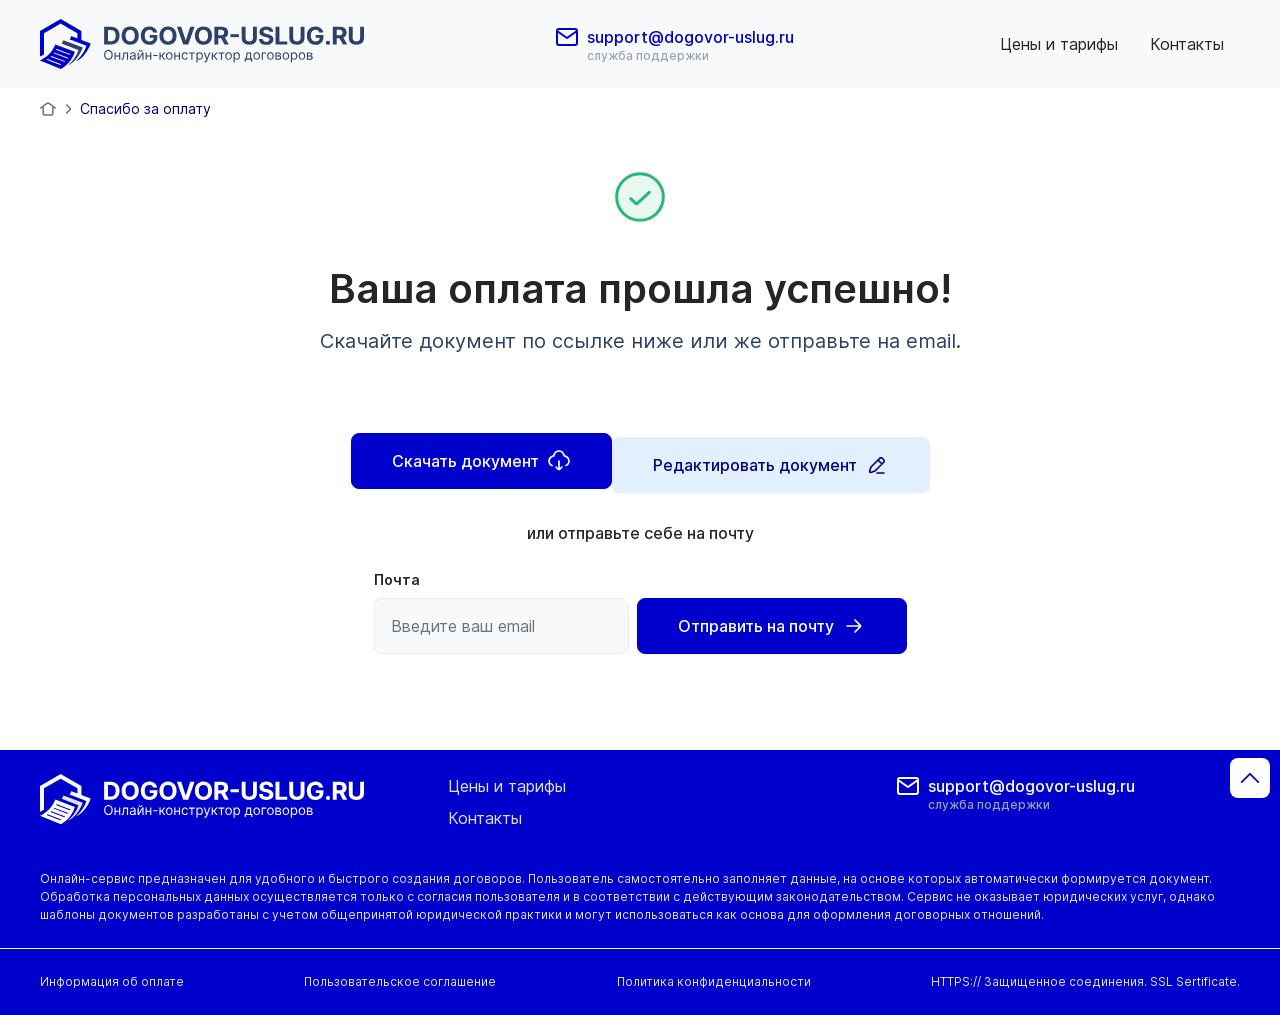
<file: thanks-payment.html>
<!DOCTYPE html>
<html lang="ru">

<head>
  <meta charset="UTF-8">
  <meta http-equiv="X-UA-Compatible" content="IE=edge">
  <meta name="viewport" content="width=device-width, initial-scale=1.0">
  <title>Dogovor-uslug</title>

  <meta property="og:image" content="path/to/image.jpg">
  <link rel="shortcut icon" href="img/favicon/favicon.ico" type="image/x-icon">

  <!-- add plugins css -->
  <link rel="stylesheet" href="css/bootstrap.min.css">
  <link rel="stylesheet" href="css/slick.css">
  <link rel="stylesheet" href="css/jquery-ui.css">
  <!-- add plugins css end -->

  <link rel="stylesheet" href="css/style.css">
  <link rel="stylesheet" href="css/header.css">
  <link rel="stylesheet" href="css/footer.css">
  <link rel="stylesheet" href="css/main.css">
  <link rel="stylesheet" href="css/media.css">
</head>

<body>


  <header>
    <div class="container">
      <div class="row">
        <div class="col-12 d-flex align-items-center flex-wrap">
          <a href="index.html" class="logo">
            <img src="img/logo.svg" alt="Logo">
          </a>

          <div class="header-contacts">
            <a href="mailto:support@dogovor-uslug.ru" class="mail">
              <svg class="svg-icon">
                <use xlink:href="img/sprite.svg#mail-icon"></use>
              </svg>
              <span>support@dogovor-uslug.ru</span>
            </a>
            <span class="header-contacts__text">служба поддержки</span>
          </div>

          <nav class="nav-menu">
            <ul class="menu my-ul">
              <li><a href="prices.html">Цены и тарифы</a></li>
              <li><a href="contacts.html">Контакты</a></li>
            </ul>
            <div class="header-contacts">
              <a href="mailto:support@dogovor-uslug.ru" class="mail">
                <svg class="svg-icon">
                  <use xlink:href="img/sprite.svg#mail-icon"></use>
                </svg>
                <span>support@dogovor-uslug.ru</span>
              </a>
              <span class="header-contacts__text">служба поддержки</span>
            </div>
          </nav>

          <a href="#" class="btn-burger"></a>
        </div>
      </div>
    </div>
  </header>

  <section class="error-page thanks-payment">
    <div class="container">
      <div class="row">
        <div class="col-12">
          <nav aria-label="breadcrumb" class="nav-breadcrumb">
            <ol class="breadcrumb">
              <li class="breadcrumb-item"><a href="index.html"><svg class="svg-icon">
                    <use xlink:href="img/sprite.svg#home-icon"></use>
                  </svg></a></li>
              <li class="breadcrumb-item active" aria-current="page">Спасибо за оплату</li>
            </ol>
          </nav>

        </div>
      </div>
      <div class="row">
        <div class="col-12 text-center">
          <div class="error-page__content text-center w-100 p-40">
            <div class="error-page__icon"><img src="img/check-icon.svg" alt=""></div>
            <h1>Ваша оплата прошла успешно!</h1>
            <div class="text-xlsmall mb-40 color-blue-grey">
              <p>Скачайте документ по ссылке ниже или же отправьте на email.</p>
            </div>

          </div>

          <div class="btn-group d-flex justify-content-center flex-wrap align-items-center">
            <a href="#" class="btn btn-accent" download="">
              <span>Скачать документ</span>
              <svg class="svg-icon btn-icon stroke-none">
                <use xlink:href="img/sprite.svg#download-icon"></use>
              </svg>
            </a>

            <a href="#" class="btn btn-light-blue">
              <span>Редактировать документ</span>
              <svg class="svg-icon btn-icon stroke-none">
                <use xlink:href="img/sprite.svg#edit-icon"></use>
              </svg>
            </a>
          </div>

          <div class="box-text m-24 font-500 text-center">
            <p>или отправьте себе на почту</p>
          </div>
        </div>

        <div class="col-12">
          <form class="form form-payment" method="post">
            <div class="label-title">Почта</div>
            <div class="form-group">
              <label>
                <input type="text" name="mail" placeholder="Введите ваш email" required>
                <span class="error-text"><img src="img/error-icon-min.svg" alt="">Ошибка</span>
              </label>
              <button type="submit" class="btn btn-accent">
                <span>Отправить на почту</span>
                <svg class="svg-icon btn-icon">
                  <use xlink:href="img/sprite.svg#arrow-right"></use>
                </svg>
              </button>
            </div>
          </form>
        </div>
      </div>
    </div>
  </section>


  <footer>
    <div class="footer-top">
      <div class="container">
        <div class="row">
          <div class="col-12 col-lg-4">
            <a href="index.html" class="logo"><img src="img/logo-footer.svg" alt=""></a>
          </div>
          <div class="col-12 col-lg-4">
            <nav class="nav-menu">
              <ul class="menu my-ul">
                <li><a href="prices.html">Цены и тарифы</a></li>
                <li><a href="contacts.html">Контакты</a></li>
              </ul>
            </nav>
          </div>
          <div class="col-12 col-lg-4">
            <div class="header-contacts">
              <a href="mailto:support@dogovor-uslug.ru" class="mail">
                <svg class="svg-icon">
                  <use xlink:href="img/sprite.svg#mail-icon"></use>
                </svg>
                <span>support@dogovor-uslug.ru</span>
              </a>
              <span class="header-contacts__text">служба поддержки</span>
            </div>
          </div>

          <div class="col-12">
            <div class="text-small">
              <p>Онлайн-сервис предназначен для удобного и быстрого создания договоров. Пользователь самостоятельно
                заполняет данные, на основе которых автоматически формируется документ. Обработка персональных данных
                осуществляется только с согласия пользователя и в соответствии с действующим законодательством. Сервис
                не оказывает юридических услуг, однако шаблоны документов разработаны с учетом общепринятой юридической
                практики и могут использоваться как основа для оформления договорных отношений.</p>
            </div>
          </div>
        </div>
      </div>
    </div>
    <div class="footer-bottom">
      <div class="container">
        <div class="row">
          <div class="col-12 d-flex align-items-center flex-wrap">
            <nav class="nav-menu-footer w-100">
              <ul class="menu-footer my-ul">
                <li><a href="information-payments.html">Информация об оплате</a></li>
                <li><a href="#">Пользовательское соглашение</a></li>
                <li><a href="#">Политика конфиденциальности</a></li>
                <li><a href="#">HTTPS:// Защищенное соединения. SSL Sertificate.</a></li>
              </ul>
            </nav>
          </div>
        </div>
      </div>
    </div>

    <a href="#" class="btn-top-scroll"><svg class="svg-icon">
        <use xlink:href="img/sprite.svg#arrow-top"></use>
      </svg>
    </a>
  </footer>

  <!-- add plugins js-->
  <script src="js/jquery.min.js"></script>
  <script src="js/bootstrap.bundle.min.js"></script>
  <script src="js/slick.min.js"></script>
  <script src="js/jquery.ui.touch-punch.js"></script>
  <!-- add plugins js end-->

  <script src="js/common.js"></script>

</body>

</html>
</file>
<file: css/style.css>
@font-face {
  font-family: "PlayfairDisplay";
  font-weight: 500;
  font-style: normal;
  src: url("../fonts/PlayfairDisplay/PlayfairDisplay-Medium.eot");
  src: url("../fonts/PlayfairDisplay/PlayfairDisplay-Medium.eot?#iefix") format("embedded-opentype"), url("../fonts/PlayfairDisplay/PlayfairDisplay-Medium.woff") format("woff"), url("../fonts/PlayfairDisplay/PlayfairDisplay-Medium.ttf") format("truetype");
}
@font-face {
  font-family: "Inter";
  font-weight: 400;
  font-style: normal;
  src: url("../fonts/Inter/Inter-Regular.eot");
  src: url("../fonts/Inter/Inter-Regular.eot?#iefix") format("embedded-opentype"), url("../fonts/Inter/Inter-Regular.woff") format("woff"), url("../fonts/Inter/Inter-Regular.ttf") format("truetype");
}
@font-face {
  font-family: "Inter";
  font-weight: 500;
  font-style: normal;
  src: url("../fonts/Inter/Inter-Medium.eot");
  src: url("../fonts/Inter/Inter-Medium.eot?#iefix") format("embedded-opentype"), url("../fonts/Inter/Inter-Medium.woff") format("woff"), url("../fonts/Inter/Inter-Medium.ttf") format("truetype");
}
@font-face {
  font-family: "Inter";
  font-weight: 600;
  font-style: normal;
  src: url("../fonts/Inter/Inter-SemiBold.eot");
  src: url("../fonts/Inter/Inter-SemiBold.eot?#iefix") format("embedded-opentype"), url("../fonts/Inter/Inter-SemiBold.woff") format("woff"), url("../fonts/Inter/Inter-SemiBold.ttf") format("truetype");
}
@font-face {
  font-family: "Inter";
  font-weight: 700;
  font-style: normal;
  src: url("../fonts/Inter/Inter-Bold.eot");
  src: url("../fonts/Inter/Inter-Bold.eot?#iefix") format("embedded-opentype"), url("../fonts/Inter/Inter-Bold.woff") format("woff"), url("../fonts/Inter/Inter-Bold.ttf") format("truetype");
}
@font-face {
  font-family: "Inter";
  font-weight: 900;
  font-style: normal;
  src: url("../fonts/Inter/Inter-Black.eot");
  src: url("../fonts/Inter/Inter-Black.eot?#iefix") format("embedded-opentype"), url("../fonts/Inter/Inter-Black.woff") format("woff"), url("../fonts/Inter/Inter-Black.ttf") format("truetype");
}
* {
  -webkit-box-sizing: border-box;
  box-sizing: border-box;
  -webkit-font-smoothing: antialiased;
  -moz-osx-font-smoothing: grayscale;
}
*:before, *:after {
  -webkit-box-sizing: border-box;
  box-sizing: border-box;
}

html, body, div, span, applet, object, iframe, h1, h2, h3, h4, h5, h6, p, blockquote, pre, a, abbr, acronym, address, big, cite, code, del, dfn, em, img, ins, kbd, q, s, samp, small, strike, strong, sub, sup, tt, var, b, u, i, center, dl, dt, dd, ol, ul, li, fieldset, form, label, legend, table, caption, tbody, tfoot, thead, tr, th, td, article, aside, canvas, details, embed, figure, figcaption, footer, header, hgroup, menu, nav, output, ruby, section, summary, time, mark, audio, video {
  margin: 0;
  padding: 0;
  border: 0;
  font-size: 100%;
  font: inherit;
  vertical-align: baseline;
}

/* HTML5 display-role reset for older browsers */
article, aside, details, figcaption, figure, footer, header, hgroup, menu, nav, section {
  display: block;
}

blockquote, q {
  quotes: none;
}

blockquote:before, blockquote:after, q:before, q:after {
  content: "";
  content: none;
}

table {
  border-collapse: collapse;
  border-spacing: 0;
}

body {
  font-size: 16px;
  min-width: 320px;
  position: relative;
  line-height: normal;
  font-family: "Inter", sans-serif;
  font-weight: normal;
  background: #fff;
  color: #252525;
}

img {
  display: block;
  max-width: 100%;
  height: auto;
}

.text-center {
  text-align: center;
}

a {
  display: block;
  text-decoration: none;
  -webkit-transition: 0.3s ease;
  transition: 0.3s ease;
  outline: none;
  width: -webkit-fit-content;
  width: -moz-fit-content;
  width: fit-content;
}
a:hover, a:focus {
  text-decoration: none;
}

input, textarea, select {
  outline: none;
  -webkit-box-shadow: none;
          box-shadow: none;
  -webkit-appearance: none;
     -moz-appearance: none;
          appearance: none;
  padding: 0 16px;
  -webkit-box-sizing: border-box;
          box-sizing: border-box;
  font-family: "Inter", sans-serif;
  border: 1px solid #EAECF0;
  border-radius: 8px;
  width: 100%;
  height: 56px;
  background: #F8F9FA;
  color: #68727D;
  font-size: 16px;
  line-height: 150%;
  font-weight: normal;
  cursor: pointer;
  -webkit-transition: 0.3s ease;
  transition: 0.3s ease;
}
input::-webkit-input-placeholder, textarea::-webkit-input-placeholder, select::-webkit-input-placeholder {
  color: #68727D;
}
input::-moz-placeholder, textarea::-moz-placeholder, select::-moz-placeholder {
  color: #68727D;
}
input:-ms-input-placeholder, textarea:-ms-input-placeholder, select:-ms-input-placeholder {
  color: #68727D;
}
input::-ms-input-placeholder, textarea::-ms-input-placeholder, select::-ms-input-placeholder {
  color: #68727D;
}
input::placeholder, textarea::placeholder, select::placeholder {
  color: #68727D;
}
input:hover, input:focus, textarea:hover, textarea:focus, select:hover, select:focus {
  outline: none;
  -webkit-box-shadow: none;
          box-shadow: none;
  border: 1px solid #000080;
  -webkit-box-shadow: 0px 0px 0px 3px #B2D5FF;
          box-shadow: 0px 0px 0px 3px #B2D5FF;
}

input[type=radio], input[type=checkbox] {
  width: auto;
  height: auto;
  -webkit-appearance: auto;
     -moz-appearance: auto;
          appearance: auto;
  margin: 0 5px 0 0;
  display: inline;
}

label {
  display: block;
  width: 100%;
  margin: 0 0 16px;
}
label:last-child {
  margin: 0;
}

.error-label input {
  -webkit-box-shadow: 0px 0px 0px 3px #FDDDDC;
          box-shadow: 0px 0px 0px 3px #FDDDDC;
  border: 1px solid #E33B32;
}
.error-label .error-text {
  display: -webkit-box;
  display: -ms-flexbox;
  display: flex;
}

.error-text {
  display: none;
  -webkit-box-align: center;
      -ms-flex-align: center;
          align-items: center;
  margin: 12px 0 0;
  background: #FFEFEE;
  padding: 6px 4px;
  width: 100%;
  color: #E33B32;
  font-size: 13px;
  line-height: 150%;
  font-weight: normal;
  border-radius: 8px;
}
.error-text img {
  width: 16px;
  min-width: 16px;
  height: 16px;
  margin: 0 4px 0 0;
}

.label-title {
  width: 100%;
  margin: 0 0 8px;
  font-size: 14px;
  font-weight: 600;
  line-height: 150%;
  display: -webkit-box;
  display: -ms-flexbox;
  display: flex;
  -webkit-box-align: center;
      -ms-flex-align: center;
          align-items: center;
}
.label-title:last-child {
  margin: 0;
}

textarea {
  resize: none;
  padding: 16px;
  height: 104px;
}

.select-my {
  background: #F8F9FA url("../img/arrow-select.svg") calc(100% - 16px) center no-repeat;
  background-size: 16px;
}

.form {
  width: 100%;
}

button, .btn {
  outline: none;
  -webkit-transition: 0.3s ease;
  transition: 0.3s ease;
  cursor: pointer;
  -webkit-box-shadow: none;
          box-shadow: none;
  font-family: "Inter", sans-serif;
  padding: 0;
  margin: 0;
  border: 1px solid transparent;
  border-radius: 0;
}
button:hover, button:focus, .btn:hover, .btn:focus {
  outline: none;
  -webkit-box-shadow: none;
          box-shadow: none;
}

.btn {
  display: -webkit-box;
  display: -ms-flexbox;
  display: flex;
  -webkit-box-align: center;
      -ms-flex-align: center;
          align-items: center;
  -webkit-box-pack: center;
      -ms-flex-pack: center;
          justify-content: center;
  text-align: center;
  padding: 10px 40px;
  font-size: 16px;
  font-weight: 500;
  height: 56px;
  border-radius: 8px;
  -webkit-box-shadow: 0px 1px 2px 0px rgba(16, 24, 40, 0.04);
          box-shadow: 0px 1px 2px 0px rgba(16, 24, 40, 0.04);
  -webkit-transition: 0.3s ease;
  transition: 0.3s ease;
}

.btn-sm {
  height: 40px;
  font-size: 14px;
  line-height: 120%;
  padding: 10px 20px;
}
.btn-sm .btn-icon {
  width: 20px;
  height: 20px;
  min-width: 20px;
}

.btn-accent {
  border-color: #0000CD;
  background: #0000CD;
  color: #fff;
}
.btn-accent .btn-icon {
  stroke: #fff;
}
.btn-accent .btn-icon.stroke-none {
  fill: #fff;
  stroke: none;
}
.btn-accent:hover {
  background: #000080;
  color: #fff;
  border-color: #000080;
  -webkit-box-shadow: 0px 1px 2px 0px rgba(16, 24, 40, 0.04);
          box-shadow: 0px 1px 2px 0px rgba(16, 24, 40, 0.04);
}
.btn-accent:hover .btn-icon {
  stroke: #fff;
}
.btn-accent:hover .btn-icon.stroke-none {
  fill: #fff;
  stroke: none;
}
.btn-accent:focus, .btn-accent:active {
  background: #fff;
  color: #000080;
  border-color: #000080;
  -webkit-box-shadow: 0px 1px 2px 0px rgba(16, 24, 40, 0.04);
          box-shadow: 0px 1px 2px 0px rgba(16, 24, 40, 0.04);
}
.btn-accent:focus .btn-icon, .btn-accent:active .btn-icon {
  stroke: #000080;
}
.btn-accent:focus .btn-icon.stroke-none, .btn-accent:active .btn-icon.stroke-none {
  stroke: none;
  fill: #000080;
}
.btn-accent.disabled {
  background: #DFE2E8;
  border-color: #DFE2E8;
  color: #979AA0;
  -webkit-box-shadow: 0px 1px 2px 0px rgba(16, 24, 40, 0.04);
          box-shadow: 0px 1px 2px 0px rgba(16, 24, 40, 0.04);
}
.btn-accent.disabled .btn-icon {
  stroke: #979AA0;
}
.btn-accent.disabled .btn-icon.stroke-none {
  fill: #979AA0;
  stroke: none;
}

.btn-light-blue {
  -webkit-box-shadow: 0px 1px 2px 0px rgba(16, 24, 40, 0.04);
          box-shadow: 0px 1px 2px 0px rgba(16, 24, 40, 0.04);
  background: #E2EFFF;
  color: #000080;
}
.btn-light-blue .btn-icon {
  stroke: #000080;
}
.btn-light-blue .btn-icon.stroke-none {
  fill: #000080;
  stroke: none;
}
.btn-light-blue:hover {
  background: #C9E4FF;
  color: #000080;
  -webkit-box-shadow: 0px 1px 2px 0px rgba(16, 24, 40, 0.04);
          box-shadow: 0px 1px 2px 0px rgba(16, 24, 40, 0.04);
}
.btn-light-blue:hover .btn-icon {
  stroke: #000080;
}
.btn-light-blue:hover .btn-icon.stroke-none {
  fill: #000080;
  stroke: none;
}
.btn-light-blue:focus, .btn-light-blue:active {
  background: #C9E4FF;
  color: #000080;
  -webkit-box-shadow: 0px 1px 2px 0px rgba(16, 24, 40, 0.04);
          box-shadow: 0px 1px 2px 0px rgba(16, 24, 40, 0.04);
}
.btn-light-blue:focus .btn-icon, .btn-light-blue:active .btn-icon {
  stroke: #000080;
}
.btn-light-blue:focus .btn-icon.stroke-none, .btn-light-blue:active .btn-icon.stroke-none {
  fill: #000080;
  stroke: none;
}
.btn-light-blue.disabled {
  background: #DFE2E8;
  color: #979AA0;
  -webkit-box-shadow: 0px 1px 2px 0px rgba(16, 24, 40, 0.04);
          box-shadow: 0px 1px 2px 0px rgba(16, 24, 40, 0.04);
}
.btn-light-blue.disabled .btn-icon {
  stroke: #979AA0;
}
.btn-light-blue.disabled .btn-icon.stroke-none {
  fill: #979AA0;
  stroke: none;
}

.btn-icon {
  fill: none;
  width: 24px;
  min-width: 24px;
  height: 24px;
  margin: 0 0 0 8px;
}
.btn-icon.stroke-none {
  stroke: none;
}

.btn-group .btn {
  -webkit-box-flex: 0;
      -ms-flex: none;
          flex: none;
  border-radius: 8px;
  margin: 0 8px 0 0;
}
.btn-group .btn:last-child {
  margin: 0;
  border-radius: 8px;
}
.btn-group .btn:first-child {
  border-radius: 8px;
}
.btn-group.flex-wrap .btn {
  margin: 0 0 8px;
}
.btn-group.flex-wrap .btn:last-child {
  margin: 0;
}

.btn-group > .btn-group:not(:last-child) > .btn, .btn-group > .btn.dropdown-toggle-split:first-child, .btn-group > .btn:not(:last-child):not(.dropdown-toggle) {
  border-radius: 8px;
}

strong, b {
  font-weight: bold;
  display: inline-block;
}

ul, ol {
  padding: 0 0 0 20px;
}

.my-ul {
  list-style: none;
  padding: 0;
}

.list-dots {
  list-style-type: disc;
}

.container {
  max-width: 1248px;
  padding: 0 24px;
}

.row {
  margin: 0 -12px;
}
.row > * {
  padding: 0 12px;
}

.bg-white {
  background: #fff;
}

.bg-light-grey {
  background: #F8F9FA;
}

.color-blue-grey {
  color: #2C4068;
}

.color-accent {
  color: #0000CD;
}

.color-grey {
  color: #68727D;
}

.font-title {
  font-family: "PlayfairDisplay", sans-serif;
}

.font-italic {
  font-style: italic;
}

.font-500 {
  font-weight: 500;
}

.font-600 {
  font-weight: 600;
}

.font-700 {
  font-weight: 700;
}

.text-uppercase {
  text-transform: uppercase;
}

.d-inline-block {
  display: inline-block;
}

h1, .h1 {
  width: 100%;
  font-weight: 600;
  font-size: 40px;
  line-height: 120%;
  margin: 0 0 16px;
}
h1 span, .h1 span {
  font-size: 44px;
}

h2, .h2 {
  width: 100%;
  font-weight: 700;
  font-size: 40px;
  line-height: 120%;
  margin: 0 0 64px;
}

.h2 {
  font-weight: 500;
  font-size: 36px;
}

h3, .h3 {
  width: 100%;
  font-size: 28px;
  font-weight: 700;
  line-height: 120%;
  margin: 0 0 4px;
}

h4, .h4 {
  width: 100%;
  font-size: 28px;
  font-weight: 500;
  line-height: 120%;
  margin: 0 0 16px;
}

h5, .h5 {
  width: 100%;
  font-size: 20px;
  font-weight: 600;
  line-height: 120%;
  margin: 0 0 12px;
}

.h5 {
  font-size: 22px;
  margin: 0 0 16px;
}

h6, .h6 {
  width: 100%;
  font-size: 18px;
  font-weight: 500;
  line-height: 120%;
  margin: 0 0 8px;
}

.p-64 {
  padding: 64px 0;
}

.p-40 {
  padding: 40px 0;
}

.m-24 {
  margin: 24px 0;
}

.mb-40 {
  margin-bottom: 40px;
}

.mb-24 {
  margin-bottom: 24px;
}

.mb-16 {
  margin-bottom: 16px;
}

.mb-8 {
  margin-bottom: 8px;
}

.subtitle {
  width: 100%;
  font-size: 20px;
  line-height: 120%;
  margin: 0 auto;
}

.subtitle-decor {
  font-size: 14px;
  font-weight: 500;
  line-height: 150%;
  color: #0000CD;
  padding: 8px;
  background: #F1F2F5;
  border-radius: 8px;
  width: -webkit-fit-content;
  width: -moz-fit-content;
  width: fit-content;
}

.box-text {
  font-size: 16px;
  line-height: 150%;
}
.box-text p {
  margin: 0 0 16px;
}
.box-text p:last-child {
  margin: 0;
}
.box-text ul, .box-text ol {
  margin: 0 0 16px;
}
.box-text ul:last-child, .box-text ol:last-child {
  margin: 0;
}

.text-xsmall {
  font-size: 13px;
  line-height: 150%;
}

.text-small {
  font-size: 14px;
  line-height: 120%;
}

.text-lgsmall {
  font-size: 18px;
  line-height: 150%;
}
.text-lgsmall p {
  margin: 0 0 16px;
}
.text-lgsmall p:last-child {
  margin: 0;
}
.text-lgsmall ul, .text-lgsmall ol {
  margin: 0 0 16px;
}
.text-lgsmall ul:last-child, .text-lgsmall ol:last-child {
  margin: 0;
}

.text-xlsmall {
  font-size: 20px;
  line-height: 120%;
}

.nav-breadcrumb {
  padding: 10px 0;
  width: 100%;
}

.breadcrumb {
  margin: 0;
  display: -webkit-box;
  display: -ms-flexbox;
  display: flex;
  -webkit-box-align: center;
      -ms-flex-align: center;
          align-items: center;
  -ms-flex-wrap: wrap;
      flex-wrap: wrap;
  font-size: 14px;
  line-height: 150%;
  color: #000080;
}
.breadcrumb li {
  padding: 0;
}
.breadcrumb li a {
  display: -webkit-box;
  display: -ms-flexbox;
  display: flex;
  -webkit-box-align: center;
      -ms-flex-align: center;
          align-items: center;
  color: #68727D;
}
.breadcrumb li a:after {
  content: "";
  display: -webkit-box;
  display: -ms-flexbox;
  display: flex;
  -webkit-box-align: center;
      -ms-flex-align: center;
          align-items: center;
  -webkit-box-pack: center;
      -ms-flex-pack: center;
          justify-content: center;
  width: 16px;
  height: 16px;
  background: url("../img/arrow-right.svg") no-repeat center;
  background-size: 100%;
  margin: 0 4px;
}
.breadcrumb li svg {
  width: 16px;
  height: 16px;
  min-width: 16px;
  fill: none;
  stroke: #68727D;
}

.breadcrumb-item.active {
  color: #000080;
}

.breadcrumb-item + .breadcrumb-item {
  padding: 0;
}

.breadcrumb-item + .breadcrumb-item::before {
  display: none;
}

.slick-slider {
  width: 100%;
}

.slick-slide {
  outline: none;
}

.label-checkbox {
  position: relative;
  display: -webkit-box;
  display: -ms-flexbox;
  display: flex;
  -webkit-box-align: start;
      -ms-flex-align: start;
          align-items: flex-start;
  color: #252525;
  font-size: 12px;
  margin: 16px 0 0;
  font-weight: normal;
  line-height: 150%;
}
.label-checkbox input {
  display: none;
}
.label-checkbox input:checked ~ .label-checkbox__custom {
  background: #fff url("../img/checked-icon.svg") no-repeat center;
  background-size: 9px;
}
.label-checkbox__custom {
  margin: 0 8px 0 0;
  position: relative;
  background-color: #fff;
  width: 16px;
  height: 16px;
  min-width: 16px;
  cursor: pointer;
  border: 2px solid #0000CD;
  border-radius: 2px;
}

.list-checkbox li {
  margin: 0 0 8px;
}
.list-checkbox li:last-child {
  margin: 0;
}
.list-checkbox .label-checkbox {
  font-size: 14px;
}
</file>
<file: css/header.css>
header {
  padding: 16px 0;
  background: #F8F9FA;
}
header .logo {
  margin: 0 auto 0 0;
}

.logo {
  max-width: 324px;
  width: 100%;
  display: -webkit-box;
  display: -ms-flexbox;
  display: flex;
  -webkit-box-align: center;
      -ms-flex-align: center;
          align-items: center;
  -webkit-box-pack: center;
      -ms-flex-pack: center;
          justify-content: center;
}

.mail {
  display: -webkit-box;
  display: -ms-flexbox;
  display: flex;
  -webkit-box-align: center;
      -ms-flex-align: center;
          align-items: center;
  font-size: 16px;
  font-weight: 500;
  color: #0000CD;
}
.mail:hover {
  color: #2C4068;
}
.mail svg {
  fill: none;
  stroke: #0000CD;
  margin: 0 8px 0 0;
  width: 24px;
  height: 24px;
  min-width: 24px;
}

.header-contacts {
  font-weight: 500;
  color: #9CA3AF;
  margin: 0 auto;
}
.header-contacts__text {
  padding: 0 0 0 32px;
  font-size: 12px;
  margin: -1px 0 0;
  display: block;
}

.nav-menu {
  margin: 0 0 0 auto;
}
.nav-menu .header-contacts {
  display: none;
}

.menu {
  display: -webkit-box;
  display: -ms-flexbox;
  display: flex;
  -webkit-box-align: stretch;
      -ms-flex-align: stretch;
          align-items: stretch;
  line-height: 150%;
  font-size: 16px;
}
.menu li {
  margin: 0;
}
.menu li a {
  padding: 16px;
  color: #252525;
}
.menu li a:hover {
  color: #0000CD;
}
.menu li a:focus {
  color: #2C4068;
}

.btn-burger {
  width: 32px;
  height: 32px;
  min-width: 32px;
  border-radius: 8px;
  background: #0000CD url("../img/burger-icon.svg") center center no-repeat;
  background-size: 20px;
  display: none;
  margin-left: auto;
}
.btn-burger:hover {
  background: #000080 url("../img/burger-icon.svg") center center no-repeat;
}
.btn-burger.click {
  background: #0000CD url("../img/close-icon.svg") center center no-repeat;
}
.btn-burger.click:hover {
  background: #000080 url("../img/close-icon.svg") center center no-repeat;
}
</file>
<file: css/footer.css>
footer {
  background: #0000CD;
  color: #DFE2E8;
  position: relative;
  z-index: 1;
}
footer .menu {
  -webkit-box-orient: vertical;
  -webkit-box-direction: normal;
      -ms-flex-direction: column;
          flex-direction: column;
  -webkit-box-align: start;
      -ms-flex-align: start;
          align-items: flex-start;
}
footer .menu li {
  margin: 0 0 8px;
}
footer .menu li:last-child {
  margin: 0;
}
footer .menu li a {
  padding: 0;
  color: #DFE2E8;
}
footer .menu li a:hover {
  color: #fff;
}
footer .header-contacts {
  padding-left: 40px;
}
footer .header-contacts .mail {
  color: #FFFFFF;
}
footer .header-contacts .mail svg {
  stroke: #FFFFFF;
}

.footer-top {
  padding: 24px 0;
}
.footer-top .text-small {
  margin: 40px 0 0;
  font-size: 12px;
  line-height: 150%;
}

.footer-bottom {
  padding: 24px 0;
  border-top: 1px solid #F9FAFB;
}

.menu-footer {
  width: 100%;
  display: -webkit-box;
  display: -ms-flexbox;
  display: flex;
  -webkit-box-align: center;
      -ms-flex-align: center;
          align-items: center;
  -ms-flex-wrap: wrap;
      flex-wrap: wrap;
  -webkit-box-pack: justify;
      -ms-flex-pack: justify;
          justify-content: space-between;
  font-size: 12px;
  line-height: 150%;
}
.menu-footer li a {
  color: #DFE2E8;
}
.menu-footer li a:hover {
  color: #fff;
}

.btn-top-scroll {
  position: absolute;
  right: 52px;
  top: 8px;
  z-index: 10;
  width: 60px;
  height: 60px;
  background: #fff;
  border-radius: 8px;
  fill: none;
  stroke: #0000CD;
  display: -webkit-box;
  display: -ms-flexbox;
  display: flex;
  -webkit-box-align: center;
      -ms-flex-align: center;
          align-items: center;
  -webkit-box-pack: center;
      -ms-flex-pack: center;
          justify-content: center;
}
.btn-top-scroll svg {
  width: 30px;
  height: 15px;
}
.btn-top-scroll:hover {
  stroke: #fff;
  background: #000080;
}
</file>
<file: css/main.css>
@charset "UTF-8";
.home {
  padding: 40px 0;
}

.home-item {
  margin: 0 0 8px;
  max-width: 384px;
  width: 100%;
  border: 1px solid #EAECF0;
  border-radius: 8px;
  padding: 12px;
  display: -webkit-box;
  display: -ms-flexbox;
  display: flex;
  -webkit-box-align: start;
      -ms-flex-align: start;
          align-items: flex-start;
}
.home-item__icon {
  margin: 0 24px 0 0;
  width: 32px;
  height: 32px;
  min-width: 32px;
}
.home-item:nth-child(even) {
  background: #F8F9FA;
}
.home-item:last-child {
  margin: 0;
}

.advantages {
  background: #F8F9FA;
  padding: 24px 0 0;
}

.advantages-item {
  width: 100%;
  padding: 12px;
  border-left: 1px solid #EAECF0;
}
.advantages-item h3, .advantages-item .h3 {
  color: #0000CD;
}

.contract-preview {
  width: 100%;
  background: #fff;
  border-radius: 16px;
  border: 1px solid #EAECF0;
  padding: 24px;
}
.contract-preview__navigation {
  margin: 64px 0 0;
  width: 100%;
}
.contract-preview .completed-line {
  margin: 0 0 8px;
  width: 100%;
  display: -webkit-box;
  display: -ms-flexbox;
  display: flex;
  -webkit-box-align: start;
      -ms-flex-align: start;
          align-items: flex-start;
  -webkit-box-pack: justify;
      -ms-flex-pack: justify;
          justify-content: space-between;
  -ms-flex-wrap: wrap;
      flex-wrap: wrap;
  padding: 20px 0 24px;
  font-size: 14px;
  line-height: 150%;
}
.contract-preview .completed-line p span {
  margin-left: 5px;
}
.contract-preview .completed-line__wrapper {
  height: 8px;
  width: 100%;
  position: relative;
  z-index: 1;
  margin: 0 0 8px;
  background: #DFE2E8;
  border-radius: 10px;
}
.contract-preview .completed-line__progress {
  position: absolute;
  left: 0;
  top: 0;
  height: 100%;
  width: 0;
  background: #0000CD;
  border-radius: 10px;
  -webkit-transition: 0.3s ease;
  transition: 0.3s ease;
}

.contract-preview-text {
  margin: 64px 0;
  font-size: 14px;
  line-height: 150%;
  position: relative;
  z-index: 1;
  overflow: hidden;
  -webkit-user-select: none;
  -moz-user-select: none;
  -ms-user-select: none;
  user-select: none;
}
.contract-preview-text::before {
  content: "пример";
  text-transform: uppercase;
  position: absolute;
  left: 0;
  bottom: 0;
  width: 100%;
  height: 50%;
  font-size: 120px;
  line-height: 150%;
  font-weight: 900;
  color: rgba(227, 59, 50, 0.5);
  background: rgba(255, 255, 255, 0.001);
  -webkit-transform: rotate(-45deg);
          transform: rotate(-45deg);
  z-index: 1;
  display: -webkit-box;
  display: -ms-flexbox;
  display: flex;
  -webkit-box-align: center;
      -ms-flex-align: center;
          align-items: center;
  -webkit-box-pack: center;
      -ms-flex-pack: center;
          justify-content: center;
}
.contract-preview-text:after {
  content: "пример";
  text-transform: uppercase;
  position: absolute;
  top: 0;
  left: 0;
  width: 100%;
  height: 50%;
  font-size: 120px;
  line-height: 150%;
  font-weight: 900;
  color: rgba(227, 59, 50, 0.5);
  -webkit-transform: rotate(-45deg);
          transform: rotate(-45deg);
  z-index: 1;
  display: -webkit-box;
  display: -ms-flexbox;
  display: flex;
  -webkit-box-align: center;
      -ms-flex-align: center;
          align-items: center;
  -webkit-box-pack: center;
      -ms-flex-pack: center;
          justify-content: center;
}
.contract-preview-text p {
  margin: 0 0 5px;
}
.contract-preview-text p:last-child {
  margin: 0;
}

.accordion {
  counter-reset: acc;
}

.accordion-item {
  margin: 0 0 8px;
  background: #fff;
  border-radius: 8px;
  border: 1px solid #EAECF0;
  counter-increment: acc;
}
.accordion-item:last-child {
  margin: 0;
}
.accordion-item.checked {
  border: 1px solid #27B973;
}
.accordion-item.no-checked {
  border: 1px solid #DB3A33;
}

.accordion-button {
  width: 100%;
  padding: 16px 24px 16px 50px;
  background: transparent;
  -webkit-box-shadow: none;
          box-shadow: none;
  text-transform: uppercase;
  -ms-flex-wrap: wrap;
      flex-wrap: wrap;
  color: #252525;
  position: relative;
  z-index: 1;
  -webkit-box-align: center;
      -ms-flex-align: center;
          align-items: center;
  display: -webkit-box;
  display: -ms-flexbox;
  display: flex;
  flex-wrap: wrap;
}
.accordion-button:focus {
  -webkit-box-shadow: none;
          box-shadow: none;
}
.accordion-button::before {
  content: counter(acc, decimal-leading-zero);
  position: absolute;
  left: 24px;
  top: 16px;
  text-transform: uppercase;
  color: #252525;
  font-size: 16px;
  font-weight: 500;
  line-height: 120%;
}
.accordion-button:after {
  content: "";
  position: absolute;
  top: 50%;
  -webkit-transform: translate(0, -50%);
          transform: translate(0, -50%);
  right: 24px;
  width: 32px;
  height: 32px;
  background: url("../img/plus.svg") no-repeat center;
  background-size: 100%;
  margin: 0 0 0 auto;
}

.accordion-button__title {
  width: 100%;
  display: block;
  font-weight: 500;
  font-size: 16px;
  line-height: 120%;
}

.accordion-button__subtitle {
  font-size: 12px;
  margin: 4px 0 0;
  display: block;
  color: #68727D;
  text-transform: none;
}

.accordion-item:first-of-type .accordion-button {
  border-radius: 8px;
}

.accordion-button:not(.collapsed) {
  background: transparent;
  color: #0000CD;
  -webkit-box-shadow: none;
          box-shadow: none;
}
.accordion-button:not(.collapsed) .accordion-button__subtitle {
  color: #68727D;
}
.accordion-button:not(.collapsed)::after {
  -webkit-transform: translate(0, -50%);
          transform: translate(0, -50%);
  background: url("../img/minus.svg") no-repeat center;
  background-size: 100%;
}
.accordion-button:not(.collapsed)::before {
  color: #0000CD;
}

.accordion-body {
  margin: 8px 0 0;
  padding: 0 24px 24px;
}
.accordion-body__wrapper {
  margin: 0 0 16px;
  padding: 0 0 24px;
  border-bottom: 1px solid #EAECF0;
}
.accordion-body__wrapper:last-child {
  margin: 0;
  padding: 0;
  border: none;
}

.tooltip-wrapper {
  width: -webkit-fit-content;
  width: -moz-fit-content;
  width: fit-content;
  margin: 0 0 0 4px;
  position: relative;
}
.tooltip-wrapper:hover {
  z-index: 10;
}
.tooltip-wrapper:hover .tooltip-box {
  z-index: 10;
  display: block;
}

.btn-tooltip {
  width: 16px;
  height: 16px;
  cursor: pointer;
  display: -webkit-box;
  display: -ms-flexbox;
  display: flex;
  -webkit-box-align: center;
      -ms-flex-align: center;
          align-items: center;
  -webkit-box-pack: center;
      -ms-flex-pack: center;
          justify-content: center;
}

.tooltip-box {
  position: absolute;
  z-index: 5;
  left: 50%;
  -webkit-transform: translate(-50%, 0);
          transform: translate(-50%, 0);
  top: 0;
  min-width: 234px;
  max-width: 234px;
  background: #F8F9FA;
  border: 1px solid #EAECF0;
  border-radius: 8px;
  padding: 8px;
  font-size: 10px;
  line-height: 150%;
  font-weight: normal;
  -webkit-box-shadow: 0px 2px 4px -2px rgba(16, 24, 40, 0.1);
          box-shadow: 0px 2px 4px -2px rgba(16, 24, 40, 0.1);
  -webkit-transition: 0.3s ease;
  transition: 0.3s ease;
  display: none;
}

.btn-add-step, .payment-details-block {
  display: none;
}

.steps-wrapper {
  margin-top: 16px;
}

.slider-range-wrapper {
  position: relative;
  padding-top: 58px;
  width: 100%;
  margin: 0 0 8px;
}
.slider-range-wrapper .slider-range {
  height: 8px;
  border-radius: 16px;
  background: #F7F7F9;
  border: none;
}
.slider-range-wrapper .slider-range .ui-slider-range {
  background: #0000CD;
  border-radius: 16px;
}
.slider-range-wrapper .slider-range .ui-slider-handle {
  width: 20px;
  height: 20px;
  border-radius: 50%;
  background: #1200ff;
  border: 5px solid #fff;
  -webkit-box-shadow: 0px 0px 20px 0px rgba(19, 56, 77, 0.2);
          box-shadow: 0px 0px 20px 0px rgba(19, 56, 77, 0.2);
  top: 50%;
  -webkit-transform: translateY(-50%);
          transform: translateY(-50%);
  cursor: pointer;
  outline: none;
}
.slider-range-wrapper .slider-range .ui-slider-handle:focus {
  outline: none;
}

/* bubble value */
.slider-value {
  position: absolute;
  margin: 0 0 17px;
  bottom: 0;
  left: 50%;
  -webkit-transform: translate(-50%, 0);
          transform: translate(-50%, 0);
  min-width: 63px;
  height: 48px;
  background: url("../img/decor-slider-range.svg") no-repeat center top;
  background-size: 100%;
  border-radius: 8px;
  padding-top: 8px;
  display: -webkit-box;
  display: -ms-flexbox;
  display: flex;
  -webkit-box-align: start;
      -ms-flex-align: start;
          align-items: start;
  -webkit-box-pack: center;
      -ms-flex-pack: center;
          justify-content: center;
  text-align: center;
  font-size: 14px;
  line-height: 150%;
  font-weight: 400;
  color: #252525;
}

.slider-range-wrapper.dragging .slider-value {
  -webkit-transition: none;
  transition: none;
}

.stages-work {
  padding: 64px 0 56px;
}

.stage-work-box {
  width: 100%;
  padding: 40px 15px 15px 15px;
  border: 1px solid #EAECF0;
  border-radius: 8px;
}
.stage-work-box__number {
  margin: 0 0 20px;
  width: 48px;
  height: 48px;
  min-width: 48px;
  border-radius: 50%;
  background: #F8F9FA;
  font-size: 20px;
  font-weight: bold;
  line-height: 120%;
  color: #0000CD;
  display: -webkit-box;
  display: -ms-flexbox;
  display: flex;
  -webkit-box-align: center;
      -ms-flex-align: center;
          align-items: center;
  -webkit-box-pack: center;
      -ms-flex-pack: center;
          justify-content: center;
}

.error-page {
  padding: 0 0 96px;
}

.error-page__icon {
  margin: 0 auto 40px;
  width: 56px;
  height: 56px;
  display: -webkit-box;
  display: -ms-flexbox;
  display: flex;
  -webkit-box-align: center;
      -ms-flex-align: center;
          align-items: center;
  -webkit-box-pack: center;
      -ms-flex-pack: center;
          justify-content: center;
}

.form-payment {
  max-width: 533px;
  width: 100%;
  margin: 0 auto;
}
.form-payment .form-group {
  display: -webkit-box;
  display: -ms-flexbox;
  display: flex;
  -webkit-box-align: start;
      -ms-flex-align: start;
          align-items: flex-start;
  -ms-flex-wrap: wrap;
      flex-wrap: wrap;
}
.form-payment .form-group label {
  margin: 0 8px 0 0;
  -webkit-box-flex: 1;
      -ms-flex: 1;
          flex: 1;
  max-width: 255px;
}

.payment-rules, .service-details {
  padding: 40px 0 96px;
}

.requisites-list {
  width: 100%;
  font-size: 14px;
  line-height: 150%;
}
.requisites-list li {
  width: 100%;
  display: -webkit-box;
  display: -ms-flexbox;
  display: flex;
  -webkit-box-align: start;
      -ms-flex-align: start;
          align-items: flex-start;
  padding: 16px 16px 22px;
}
.requisites-list li:nth-child(odd) {
  background: #F8F9FA;
}
.requisites-list p {
  font-weight: 600;
  min-width: 200px;
}

.consent {
  width: 100%;
  margin: 16px 0 0;
}

.form-contacts label {
  margin: 0 0 16px;
}
.form-contacts label:last-child {
  margin: 0;
}

.contacts-requisites {
  padding: 96px 0 80px;
}

.contacts-requisites-card {
  width: 100%;
  height: 100%;
  background: #fff;
  -webkit-box-shadow: 0px 4px 6px -4px rgba(16, 24, 40, 0.1);
          box-shadow: 0px 4px 6px -4px rgba(16, 24, 40, 0.1);
  border: 1px solid #EAECF0;
  border-radius: 16px;
  padding: 24px;
}
.contacts-requisites-card .header-contacts {
  margin: 40px 0 0;
  color: #2C4068;
}

.attention-information {
  width: 100%;
  position: relative;
  z-index: 1;
  background: #FDF6EA;
  border-radius: 16px;
  border: 1px solid #F9DAAC;
  padding: 16px 16px 16px 56px;
}
.attention-information::before {
  content: "";
  position: absolute;
  top: 19px;
  left: 16px;
  width: 24px;
  height: 24px;
  background: url("../img/attention-icon.svg") no-repeat center;
  background-size: 100%;
}
.attention-information p {
  margin: 0 0 8px;
}
.attention-information p:last-child {
  margin: 0;
}
.attention-information .text-small {
  font-size: 13px;
  line-height: 150%;
  color: #68727D;
}

.prices-box {
  width: 100%;
  background: #fff;
  border: 1px solid #EAECF0;
  border-radius: 16px;
  padding: 24px;
  -webkit-box-shadow: 0px 10px 15px -3px rgba(16, 24, 40, 0.1019607843);
          box-shadow: 0px 10px 15px -3px rgba(16, 24, 40, 0.1019607843);
}
.prices-box__head {
  width: 100%;
  text-align: center;
  text-transform: uppercase;
  color: #fff;
  padding: 24px;
  background: #0000CD;
  font-weight: bold;
  border-radius: 16px 16px 0 0;
}
.prices-box__body {
  width: 100%;
  padding: 24px;
}
.prices-box .h6 {
  margin: 0 0 24px;
  font-weight: 600;
}
.prices-box ul {
  font-size: 14px;
  line-height: 150%;
  margin: 0 0 40px;
}
.prices-box ul:last-child {
  margin: 0;
}
.prices-box ul.mb-16 {
  margin-bottom: 16px;
}

.prices-box-max {
  padding: 0;
}

.price-wrapper {
  display: -webkit-box;
  display: -ms-flexbox;
  display: flex;
  -webkit-box-align: start;
      -ms-flex-align: start;
          align-items: flex-start;
  -webkit-box-pack: center;
      -ms-flex-pack: center;
          justify-content: center;
  font-weight: 500;
  line-height: 110%;
  position: relative;
  z-index: 1;
  padding: 0 80px;
  margin: 0 0 4px;
}

.new-price {
  font-size: 52px;
  color: #0000CD;
  line-height: 120%;
}

.old-price {
  font-size: 28px;
  color: #979AA0;
  position: absolute;
  right: 0;
  top: 0;
  text-decoration: line-through;
}

.list-compare {
  width: 100%;
  font-size: 14px;
  line-height: 150%;
}
.list-compare li {
  border-bottom: 1px solid #EAECF0;
  width: 100%;
  display: -webkit-box;
  display: -ms-flexbox;
  display: flex;
  -webkit-box-align: stretch;
      -ms-flex-align: stretch;
          align-items: stretch;
  text-align: center;
}
.list-compare li p, .list-compare li span {
  width: 50%;
  padding: 8px;
}
.list-compare p {
  color: #E33B32;
}
.list-compare span {
  color: #27B973;
}

.list-decor li {
  display: -webkit-box;
  display: -ms-flexbox;
  display: flex;
  -webkit-box-align: start;
      -ms-flex-align: start;
          align-items: flex-start;
  margin: 0 0 16px;
}
.list-decor li:last-child {
  margin: 0;
}
.list-decor__icon {
  margin: 0 8px 0 0;
  width: 28px;
  height: 28px;
  min-width: 28px;
  border-radius: 50%;
  padding: 4px;
  background: #FFEFEE;
  display: -webkit-box;
  display: -ms-flexbox;
  display: flex;
  -webkit-box-align: center;
      -ms-flex-align: center;
          align-items: center;
  -webkit-box-pack: center;
      -ms-flex-pack: center;
          justify-content: center;
}
.list-decor__icon.icon-check {
  background: #E9F8F1;
}

.list-bank {
  width: 100%;
  display: -webkit-box;
  display: -ms-flexbox;
  display: flex;
  -webkit-box-align: center;
      -ms-flex-align: center;
          align-items: center;
  -webkit-box-pack: justify;
      -ms-flex-pack: justify;
          justify-content: space-between;
}
.list-bank li {
  margin: 16px 0 0;
  -webkit-box-flex: 1;
      -ms-flex: 1;
          flex: 1;
  display: -webkit-box;
  display: -ms-flexbox;
  display: flex;
  -webkit-box-align: center;
      -ms-flex-align: center;
          align-items: center;
  -webkit-box-pack: center;
      -ms-flex-pack: center;
          justify-content: center;
}

.prices-section {
  padding: 96px 0 80px;
}

.how-work {
  padding: 96px 0;
  background: #F8F9FA;
}

.how-work-box {
  width: 100%;
  height: 100%;
  padding: 24px;
  background: #fff;
  border: 1px solid #EAECF0;
  border-radius: 8px;
  text-align: center;
}
.how-work-box__icon {
  margin: 0 auto 16px;
  width: 56px;
  height: 56px;
  min-width: 56px;
  border-radius: 8px;
  background: #F7F7F9;
  padding: 12px;
  display: -webkit-box;
  display: -ms-flexbox;
  display: flex;
  -webkit-box-align: center;
      -ms-flex-align: center;
          align-items: center;
  -webkit-box-pack: center;
      -ms-flex-pack: center;
          justify-content: center;
}
.how-work-box .box-text {
  color: #68727D;
}

.reviews-box {
  width: 100%;
  height: 100%;
  border-radius: 16px;
  background: #fff;
  padding: 24px;
  font-size: 14px;
  line-height: 150%;
  color: #68727D;
  -webkit-box-shadow: 0px 10px 15px -3px rgba(16, 24, 40, 0.1019607843);
          box-shadow: 0px 10px 15px -3px rgba(16, 24, 40, 0.1019607843);
}
.reviews-box__date {
  margin: 24px 0 8px;
}
.reviews-box__name {
  font-style: italic;
  margin: 0 0 4px;
}
.reviews-box .box-text {
  font-style: italic;
  font-size: 16px;
}

.list-star {
  width: 100%;
  display: -webkit-box;
  display: -ms-flexbox;
  display: flex;
  -webkit-box-align: start;
      -ms-flex-align: start;
          align-items: flex-start;
}
.list-star li {
  margin: 0 1px 0 0;
}
.list-star li:last-child {
  margin: 0;
}
</file>
<file: css/media.css>
/*==========  Desktop First  ==========*/
/* Large Devices, Wide Screens */
@media only screen and (max-width: 1300px) {
  .btn-top-scroll {
    right: 10px;
    width: 40px;
    height: 40px;
  }
  .btn-top-scroll svg {
    width: 20px;
    height: 10px;
  }
}
@media only screen and (max-width: 1200px) {
  footer .header-contacts {
    padding: 0;
  }
  .old-price {
    font-size: 22px;
  }
  .price-wrapper {
    padding: 0 65px;
  }
}
@media only screen and (max-width: 992px) {
  footer .header-contacts, footer .nav-menu {
    padding: 0 0 0 24px;
    margin: 40px 0 0;
  }
  footer .logo {
    max-width: 343px;
  }
  .footer-top {
    padding: 16px 0 8px;
  }
  .menu-footer {
    -webkit-box-orient: vertical;
    -webkit-box-direction: normal;
        -ms-flex-direction: column;
            flex-direction: column;
    -webkit-box-align: start;
        -ms-flex-align: start;
            align-items: flex-start;
  }
  .menu-footer li {
    margin: 0 0 8px;
  }
  .menu-footer li:last-child {
    margin: 0;
  }
  .stage-work-box {
    padding: 16px;
  }
  .stage-work-box__number {
    margin: 0 0 12px;
  }
  .stage-work-box .box-text {
    font-size: 14px;
  }
  .advantages {
    padding: 16px 0 8px;
  }
  .advantages .mb-24 {
    margin-bottom: 8px;
  }
  .advantages-item {
    border: none;
    padding: 8px;
  }
  .text-lgsmall {
    font-size: 13px;
    line-height: 110%;
  }
  header .logo {
    max-width: 200px;
  }
  .payment-rules, .service-details {
    padding: 30px 0 60px;
  }
  .payment-rules .text-lgsmall, .service-details .text-lgsmall {
    font-size: 16px;
    line-height: 150%;
  }
  .prices-section {
    padding: 30px 0;
  }
  .prices-page .text-xlsmall.mb-40 {
    margin-bottom: 0;
  }
}
@media only screen and (max-width: 768px) {
  .container {
    padding: 0 16px;
  }
  .row {
    margin: 0 -8px;
  }
  .row > * {
    padding: 0 8px;
  }
  .mb-40 {
    margin-bottom: 24px;
  }
  h1, .h1 {
    margin: 0 0 8px;
  }
  h1 span, .h1 span {
    font-size: 32px;
  }
  h6, .h6 {
    font-size: 16px;
  }
  .subtitle-decor {
    font-size: 13px;
    padding: 4px;
  }
  .btn {
    height: 40px;
    padding: 8px 24px;
    font-size: 14px;
    line-height: 150%;
  }
  .btn-icon {
    margin: 0 0 0 4px;
  }
  .home {
    padding: 64px 0 24px;
  }
  .home-item {
    padding: 8px;
    max-width: none;
  }
  .home-item:first-child {
    margin-top: 16px;
  }
  header {
    position: relative;
    z-index: 1;
    padding: 8px 0;
  }
  header .logo {
    max-width: 259px;
  }
  header .header-contacts {
    display: none;
    padding: 16px;
    background: #F8F9FA;
  }
  header .nav-menu {
    display: none;
    position: absolute;
    left: 0;
    top: 100%;
    width: 100%;
    background: #fff;
    z-index: 5;
    -webkit-box-shadow: 0px 10px 15px -3px rgba(16, 24, 40, 0.1);
            box-shadow: 0px 10px 15px -3px rgba(16, 24, 40, 0.1);
  }
  header .nav-menu .header-contacts {
    display: block;
  }
  header .menu {
    -webkit-box-orient: vertical;
    -webkit-box-direction: normal;
        -ms-flex-direction: column;
            flex-direction: column;
    -webkit-box-align: start;
        -ms-flex-align: start;
            align-items: start;
  }
  header .menu li {
    width: 100%;
  }
  header .menu li a {
    width: 100%;
    padding: 8px;
  }
  .btn-burger {
    display: -webkit-box;
    display: -ms-flexbox;
    display: flex;
  }
  .p-40 {
    padding: 24px 0;
  }
  .error-page {
    padding: 0 0 32px;
  }
  .error-page__icon {
    margin: 0 auto 24px;
  }
  .form-payment {
    max-width: 255px;
  }
  .form-payment .form-group {
    -webkit-box-orient: vertical;
    -webkit-box-direction: normal;
        -ms-flex-direction: column;
            flex-direction: column;
    -webkit-box-align: start;
        -ms-flex-align: start;
            align-items: flex-start;
  }
  .form-payment .form-group label {
    margin: 0 0 8px;
  }
  .form-payment .form-group label:last-child {
    margin: 0;
  }
  .form-payment [type=submit] {
    width: 100%;
  }
  .requisites-list li {
    padding: 8px 8px 10px;
  }
  .contacts-requisites {
    padding: 50px 0 40px;
  }
  .how-work {
    padding: 40px 0 20px;
  }
  .how-work-wrapper, .reviews-wrapper {
    -ms-flex-wrap: nowrap;
        flex-wrap: nowrap;
    overflow-x: auto;
  }
  .how-work-column, .reviews-column {
    min-width: 244px;
  }
  .reviews-column {
    padding-bottom: 20px;
  }
  .how-work-box, .reviews-box {
    min-width: 228px;
    padding: 16px;
  }
  .h5 {
    margin: 0 0 8px;
  }
  .reviews-box__date {
    margin: 12px 0 4px;
  }
  .reviews-box .box-text {
    font-size: 14px;
  }
}
@media only screen and (max-width: 576px) {
  .btn-top-scroll {
    display: none;
  }
  h1, .h1 {
    font-size: 38px;
  }
  h2, .h2 {
    margin: 0 0 50px;
    font-size: 38px;
  }
  .mb-16 {
    margin-bottom: 8px;
  }
  .m-24 {
    margin: 16px 0;
  }
  .btn-group {
    -webkit-box-orient: vertical;
    -webkit-box-direction: normal;
        -ms-flex-direction: column;
            flex-direction: column;
    -webkit-box-align: center;
        -ms-flex-align: center;
            align-items: center;
  }
  .btn-group .btn {
    width: 100%;
    margin: 0 0 8px;
  }
  .btn-group .btn:last-child {
    margin: 0;
  }
  .thanks-payment .btn-group {
    max-width: 255px;
    width: 100%;
    margin: 0 auto;
  }
  .thanks-payment .btn-group .btn {
    margin: 0 0 20px;
  }
  .thanks-payment .btn-group .btn:last-child {
    margin: 0;
  }
  .payment-rules, .service-details {
    padding: 24px 0 16px;
  }
  .contacts-requisites {
    padding: 16px 0 0;
  }
  .contacts-requisites-card {
    padding: 16px;
  }
  .contacts-requisites-card .header-contacts {
    margin: 24px 0 0;
  }
  .form-contacts label {
    margin: 0 0 8px;
  }
  .form-contacts label:last-child {
    margin: 0;
  }
  .prices-box {
    padding: 16px;
  }
  .prices-box ul {
    margin: 0 0 24px;
  }
  .prices-box ul:last-child {
    margin: 0;
  }
  .prices-box__body {
    padding: 16px;
  }
  .prices-box__head {
    padding: 16px;
  }
  .prices-box .h6 {
    margin: 0 0 16px;
  }
  .prices-box-max {
    padding: 0;
  }
  .list-decor li {
    margin: 0 0 8px;
  }
  .list-decor li:last-child {
    margin: 0;
  }
  .list-decor li__icon {
    margin: 0 4px 0 0;
  }
  .attention-information {
    padding: 8px 8px 8px 48px;
  }
  .attention-information::before {
    top: 8px;
    left: 8px;
  }
  .list-bank li {
    margin: 8px 0 0;
  }
  .list-compare li p, .list-compare li span {
    padding: 4px;
  }
}
@media only screen and (max-width: 480px) {
  .requisites-list p {
    min-width: 155px;
  }
}
@media only screen and (max-width: 420px) {
  .advantages-item h3, .advantages-item .h3 {
    font-size: 24px;
  }
  header .logo {
    max-width: 220px;
  }
}
@media only screen and (max-width: 370px) {
  .requisites-list li {
    -webkit-box-orient: vertical;
    -webkit-box-direction: normal;
        -ms-flex-direction: column;
            flex-direction: column;
    -webkit-box-align: start;
        -ms-flex-align: start;
            align-items: flex-start;
  }
  .requisites-list p {
    min-width: auto;
    width: 100%;
    margin: 0 0 8px;
  }
  .requisites-list span {
    display: block;
  }
}
</file>
